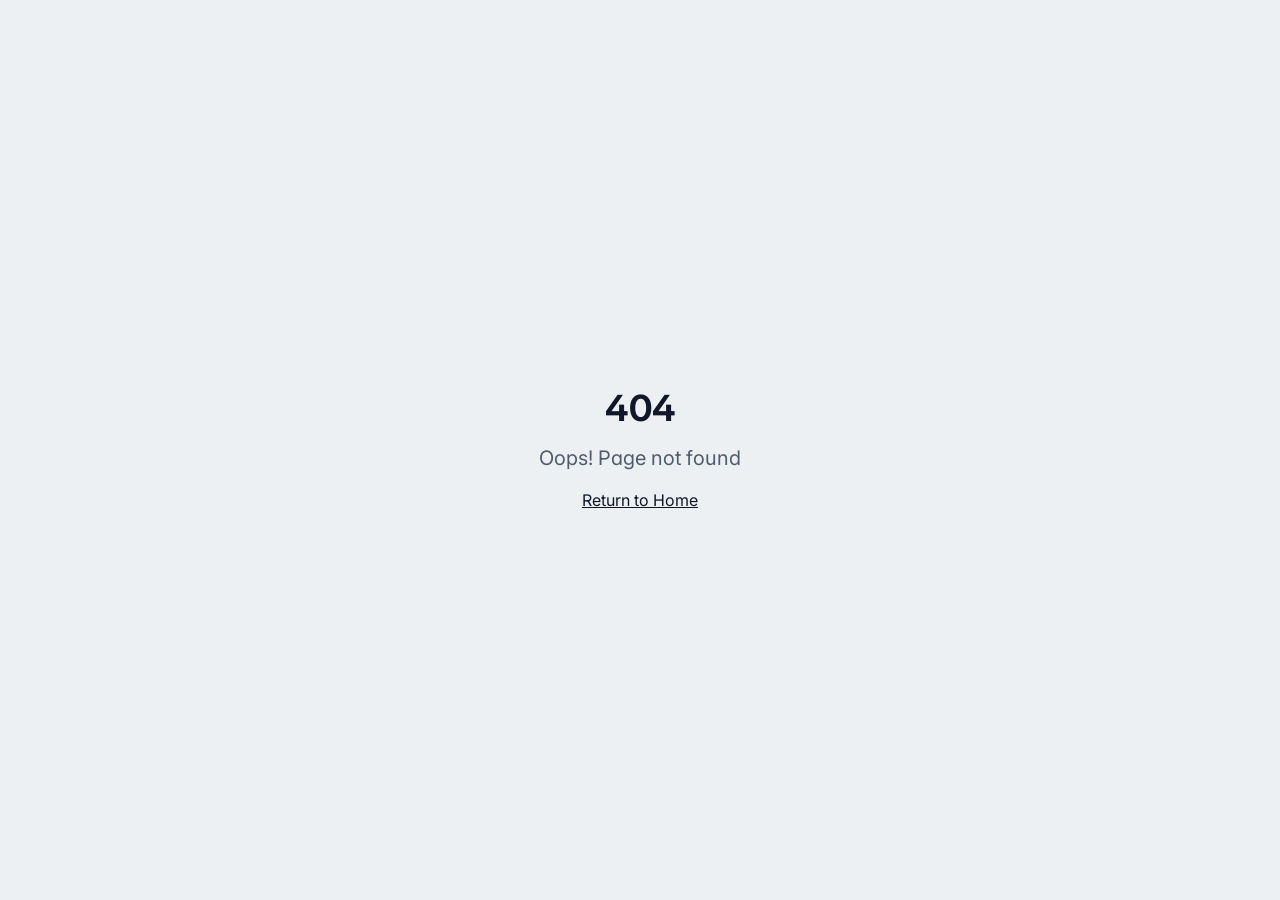
<file: index.html>
<!doctype html>
<html lang="it">
  <head>
    <meta charset="UTF-8" />
    <meta name="viewport" content="width=device-width, initial-scale=1.0" />
    <title>ReviewShield</title>
    <meta name="description" content="Rimuoviamo le recensioni negative da Google. Prima analisi gratuita, paghi solo a risultato ottenuto">
    <meta name="author" content="ReviewShield" />
    <link rel="canonical" href="https://reviewshield.it" />

    
    
    <meta property="og:type" content="website" />
    <meta property="og:url" content="https://reviewshield.it" />
    <meta property="og:image" content="https://reviewshieldita.lovable.app/og-image.jpg">

    <meta name="twitter:card" content="summary_large_image" />
    
    
    <meta name="twitter:image" content="https://reviewshieldita.lovable.app/og-image.jpg">

    <!-- TODO: Google Analytics (GA4) — sostituire G-XXXXXXXXXX con il tuo ID -->
    <!-- <script async src="https://www.googletagmanager.com/gtag/js?id=G-XXXXXXXXXX"></script>
    <script>
      window.dataLayer = window.dataLayer || [];
      function gtag(){dataLayer.push(arguments);}
      gtag('js', new Date());
      gtag('config', 'G-XXXXXXXXXX');
    </script> -->

    <!-- TODO: Meta Pixel — sostituire con il tuo Pixel ID -->
    <!-- <script>
      !function(f,b,e,v,n,t,s){...}(window, document,'script','https://connect.facebook.net/en_US/fbevents.js');
      fbq('init', 'YOUR_PIXEL_ID');
      fbq('track', 'PageView');
    </script> -->
    <meta property="og:title" content="ReviewShield">
  <meta name="twitter:title" content="ReviewShield">
  <meta property="og:description" content="Rimuoviamo le recensioni negative da Google. Prima analisi gratuita, paghi solo a risultato ottenuto">
  <meta name="twitter:description" content="Rimuoviamo le recensioni negative da Google. Prima analisi gratuita, paghi solo a risultato ottenuto">
  <link rel="icon" type="image/x-icon" href="/favicon.ico">
  <link rel="manifest" href="/manifest.json">
  <meta name="theme-color" content="#059669">
  <meta name="apple-mobile-web-app-capable" content="yes">
  <meta name="apple-mobile-web-app-status-bar-style" content="black-translucent">
  <link rel="apple-touch-icon" href="/icon-192.png">
  <script type="module" crossorigin src="/assets/index-DW4n5zfc.js?v=2"></script>
  <link rel="stylesheet" crossorigin href="/assets/index-BNl2Bqut.css?v=2">
</head>

  <body>
    <!-- TODO: Meta Pixel noscript fallback -->
    <!-- <noscript><img height="1" width="1" style="display:none" src="https://www.facebook.com/tr?id=YOUR_PIXEL_ID&ev=PageView&noscript=1"/></noscript> -->
    <div id="root"></div>
  </body>
</html>
</file>
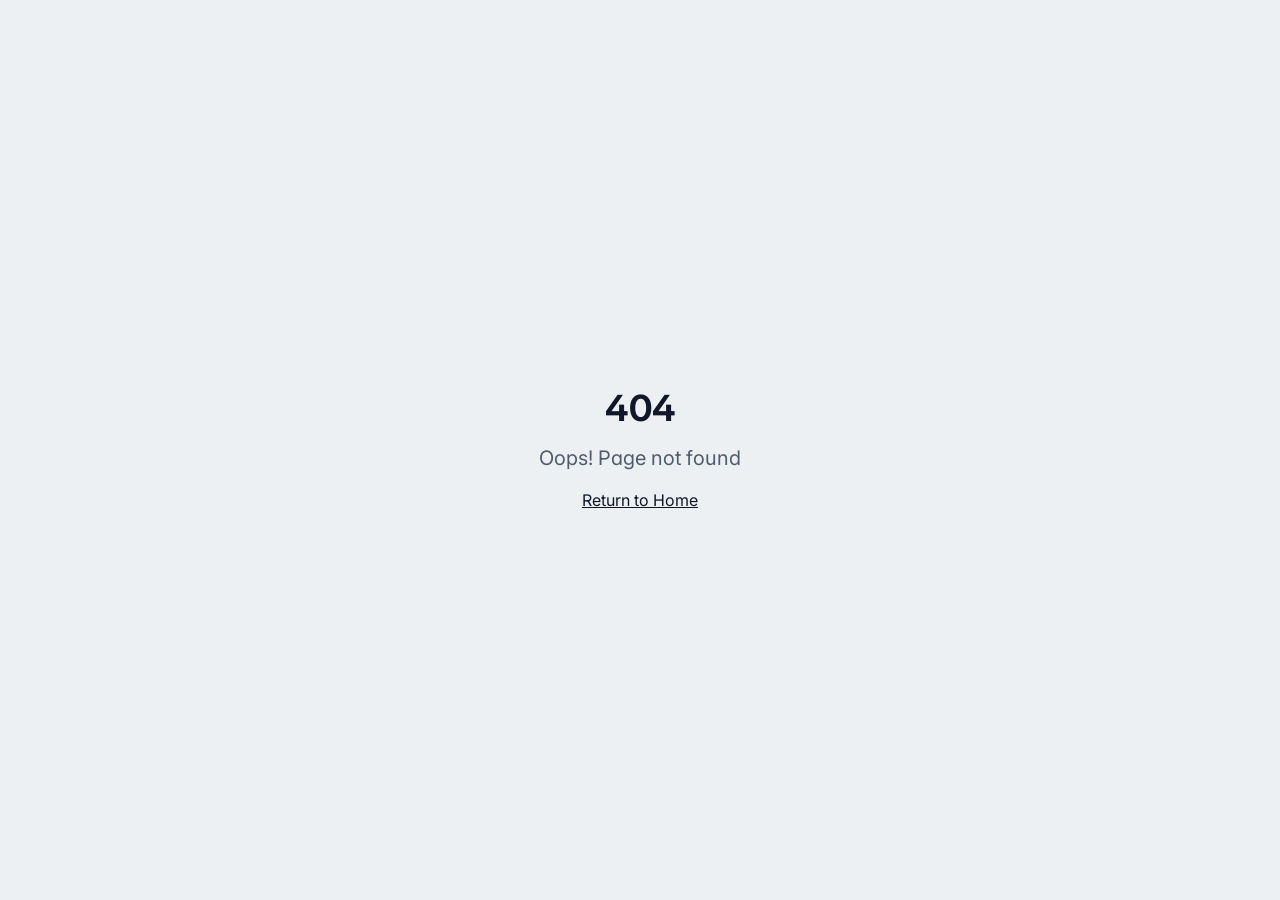
<file: admin/index.html>
<!doctype html>
<html lang="it">
  <head>
    <meta charset="UTF-8" />
    <meta name="viewport" content="width=device-width, initial-scale=1.0" />
    <title>ReviewShield</title>
    <meta name="description" content="Rimuoviamo le recensioni negative da Google. Prima analisi gratuita, paghi solo a risultato ottenuto">
    <meta name="author" content="ReviewShield" />
    <link rel="canonical" href="https://reviewshield.it" />

    
    
    <meta property="og:type" content="website" />
    <meta property="og:url" content="https://reviewshield.it" />
    <meta property="og:image" content="https://reviewshieldita.lovable.app/og-image.jpg">

    <meta name="twitter:card" content="summary_large_image" />
    
    
    <meta name="twitter:image" content="https://reviewshieldita.lovable.app/og-image.jpg">

    <!-- TODO: Google Analytics (GA4) — sostituire G-XXXXXXXXXX con il tuo ID -->
    <!-- <script async src="https://www.googletagmanager.com/gtag/js?id=G-XXXXXXXXXX"></script>
    <script>
      window.dataLayer = window.dataLayer || [];
      function gtag(){dataLayer.push(arguments);}
      gtag('js', new Date());
      gtag('config', 'G-XXXXXXXXXX');
    </script> -->

    <!-- TODO: Meta Pixel — sostituire con il tuo Pixel ID -->
    <!-- <script>
      !function(f,b,e,v,n,t,s){...}(window, document,'script','https://connect.facebook.net/en_US/fbevents.js');
      fbq('init', 'YOUR_PIXEL_ID');
      fbq('track', 'PageView');
    </script> -->
    <meta property="og:title" content="ReviewShield">
  <meta name="twitter:title" content="ReviewShield">
  <meta property="og:description" content="Rimuoviamo le recensioni negative da Google. Prima analisi gratuita, paghi solo a risultato ottenuto">
  <meta name="twitter:description" content="Rimuoviamo le recensioni negative da Google. Prima analisi gratuita, paghi solo a risultato ottenuto">
  <link rel="icon" type="image/x-icon" href="/favicon.ico">
  <link rel="manifest" href="/manifest.json">
  <meta name="theme-color" content="#059669">
  <meta name="apple-mobile-web-app-capable" content="yes">
  <meta name="apple-mobile-web-app-status-bar-style" content="black-translucent">
  <link rel="apple-touch-icon" href="/icon-192.png">
  <script type="module" crossorigin src="/assets/index-DW4n5zfc.js?v=2"></script>
  <link rel="stylesheet" crossorigin href="/assets/index-BNl2Bqut.css?v=2">
</head>

  <body>
    <!-- TODO: Meta Pixel noscript fallback -->
    <!-- <noscript><img height="1" width="1" style="display:none" src="https://www.facebook.com/tr?id=YOUR_PIXEL_ID&ev=PageView&noscript=1"/></noscript> -->
    <div id="root"></div>
    <script src="/admin/inject-gestione.js?v=3"></script>
  </body>
</html>
</file>
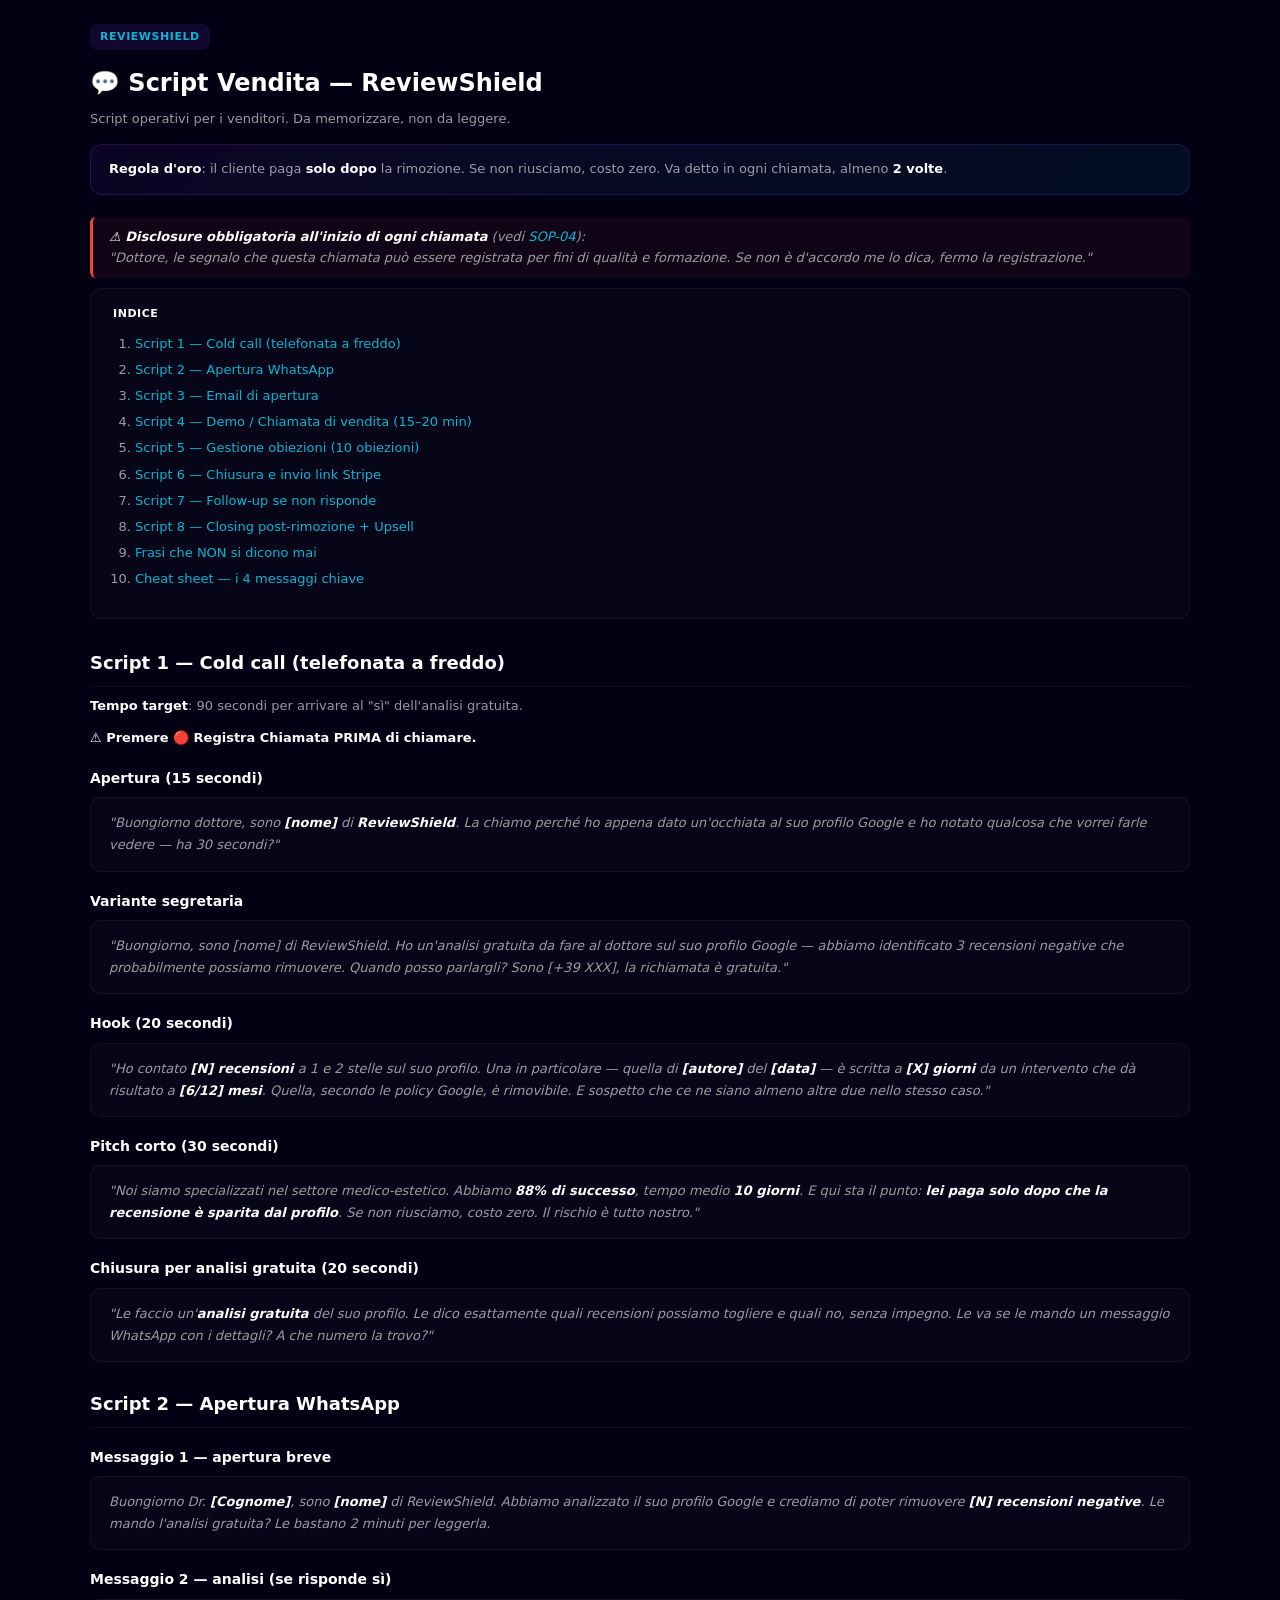
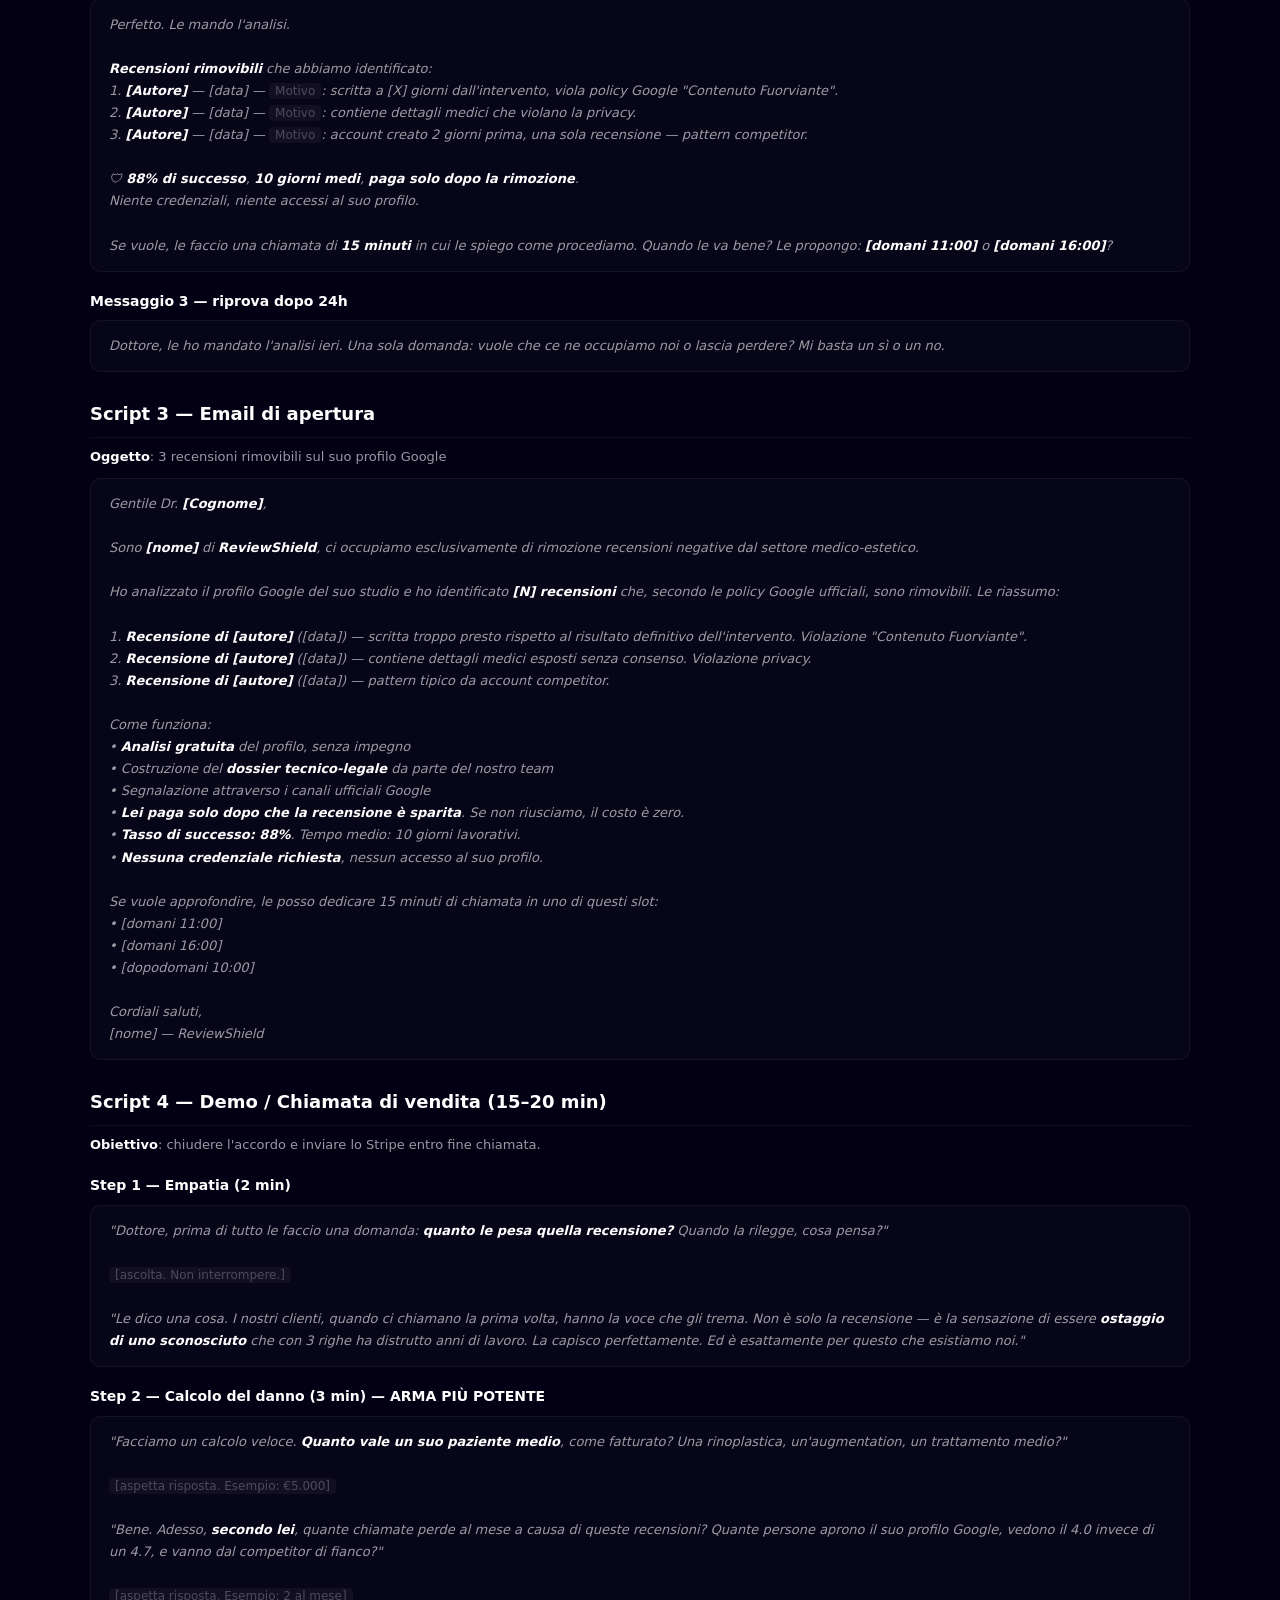
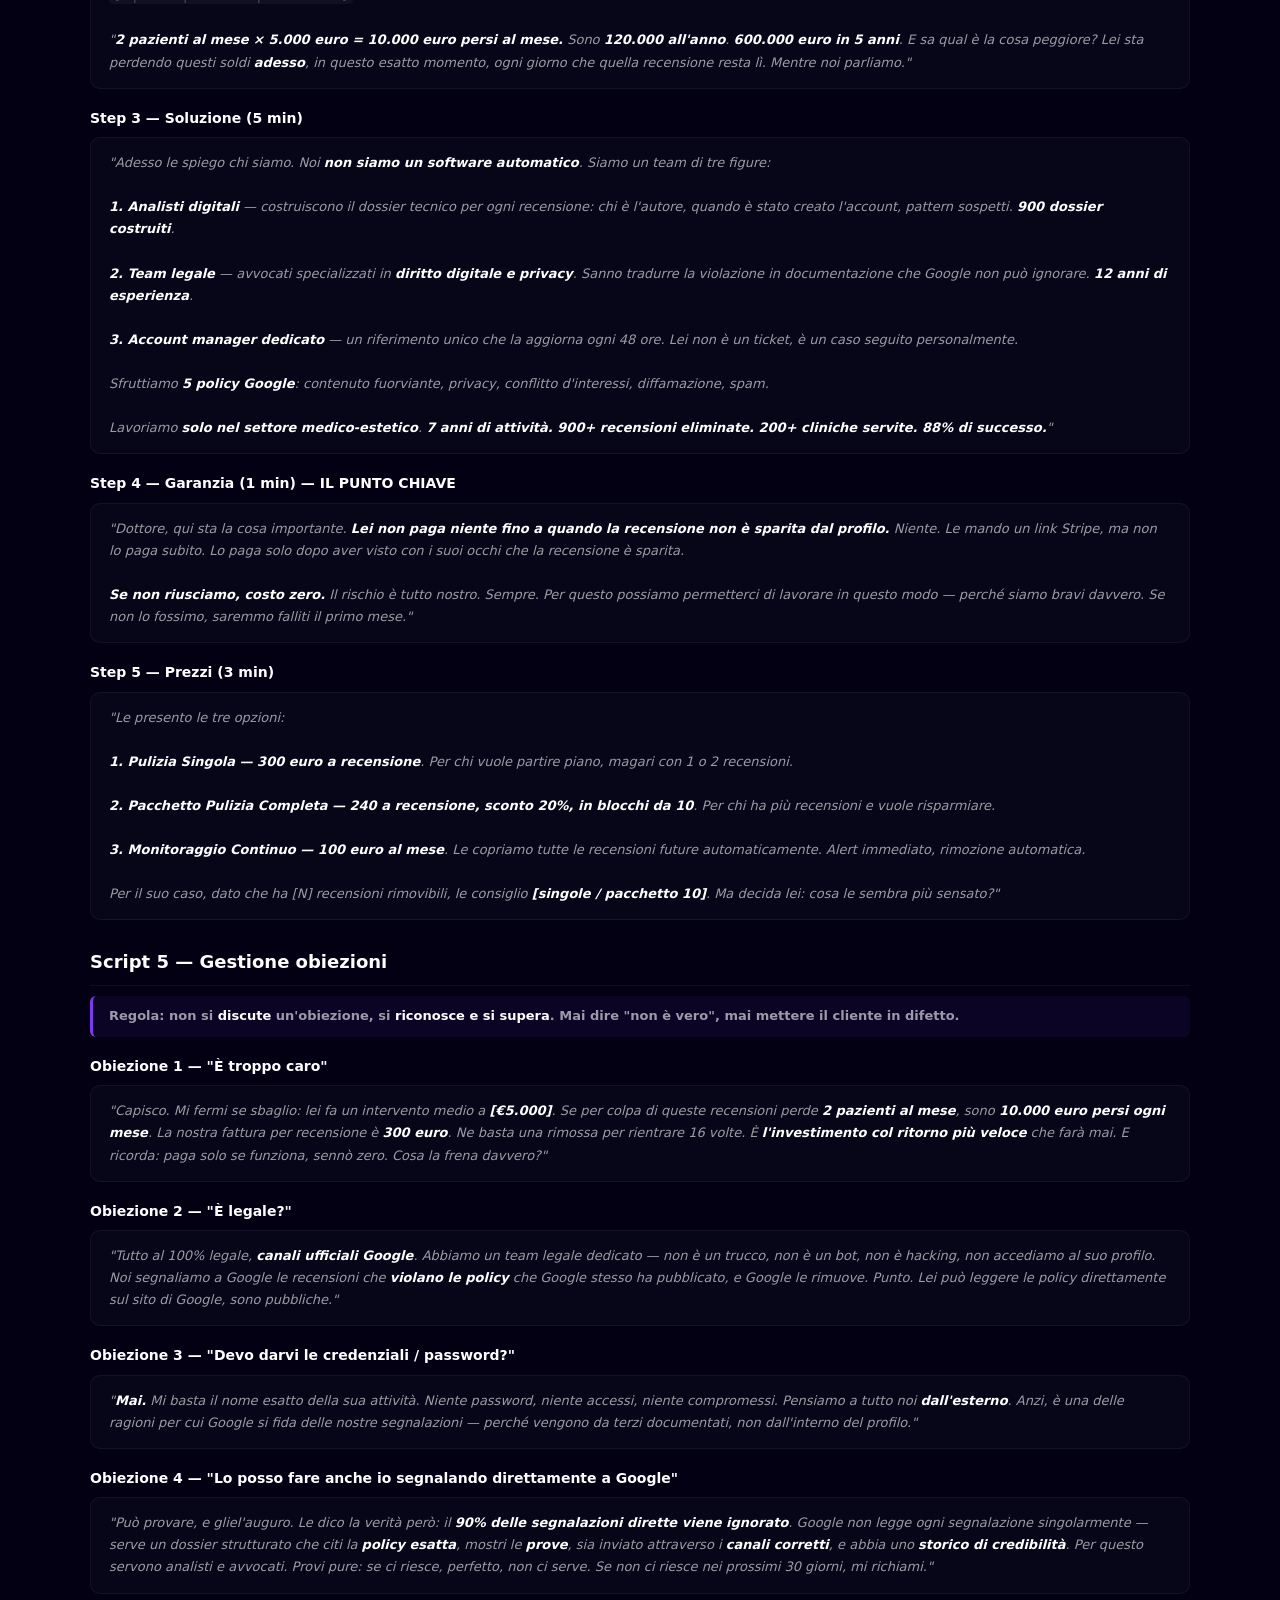
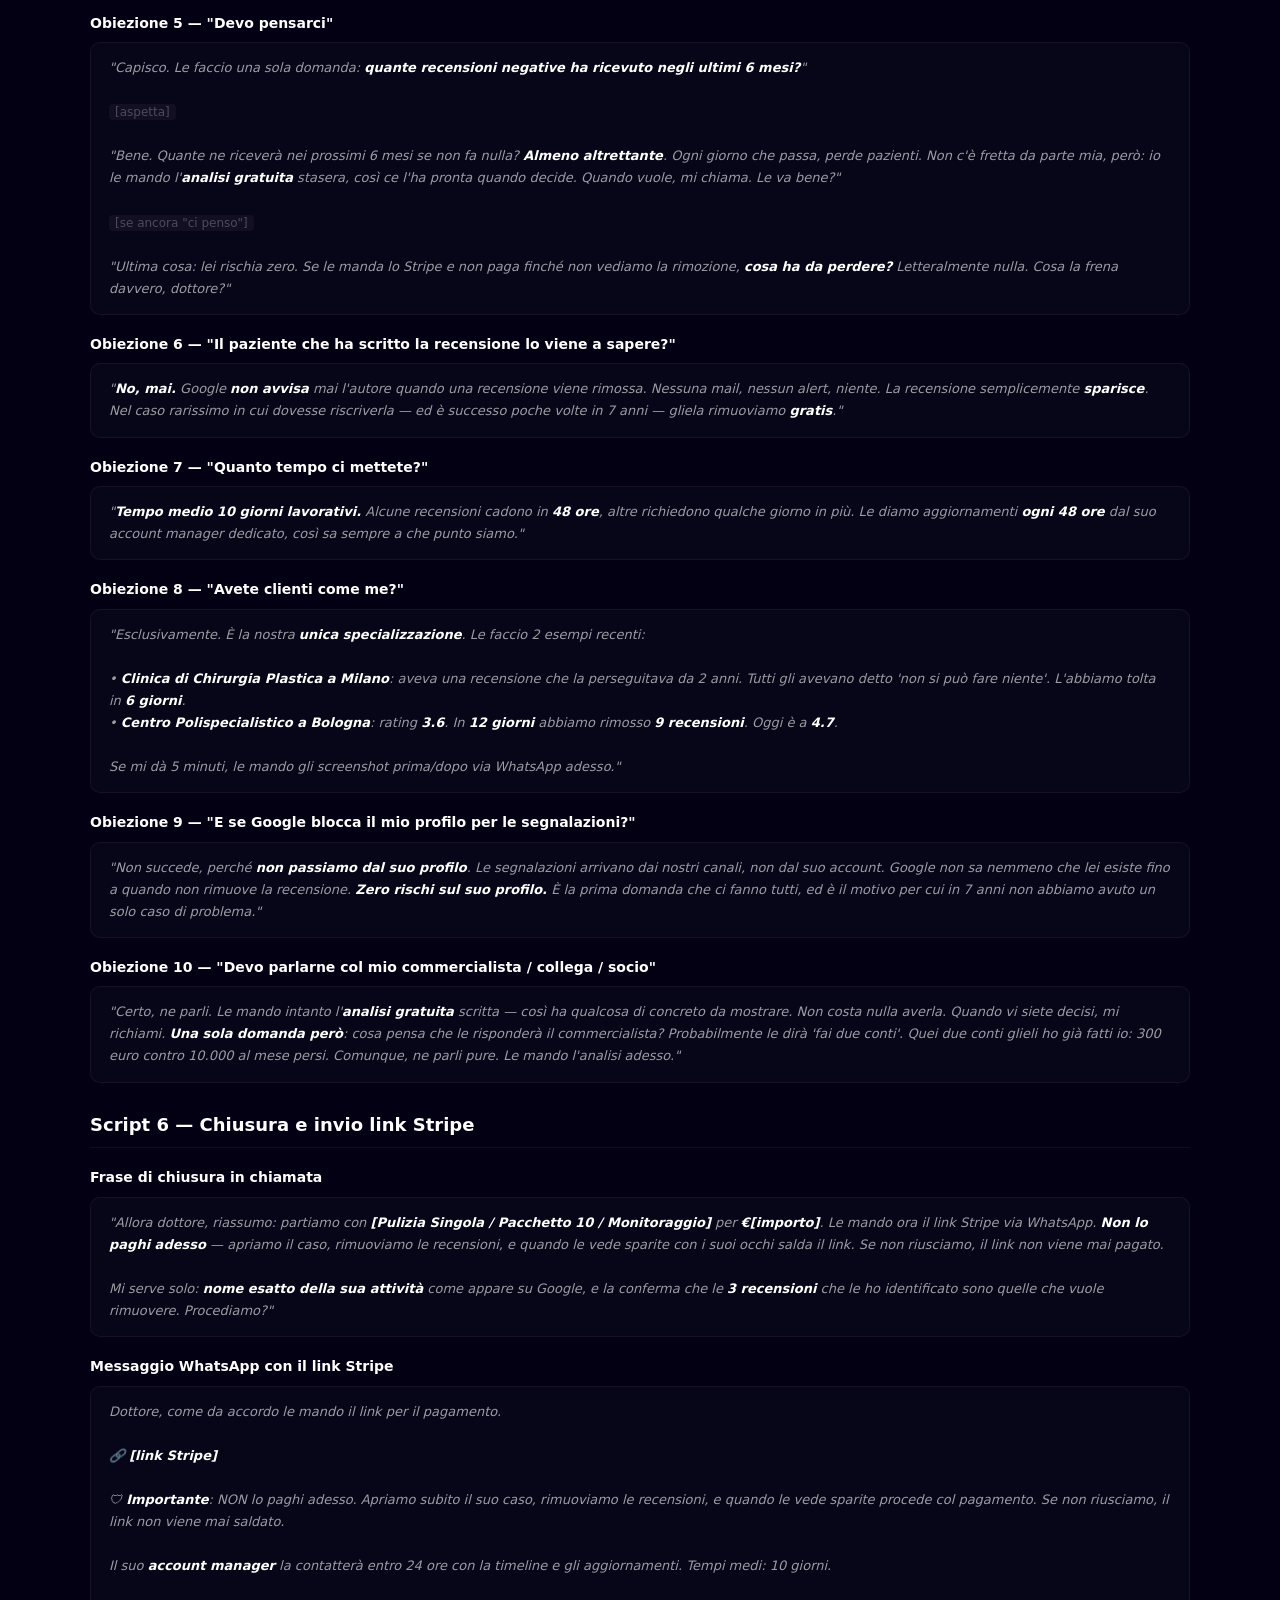
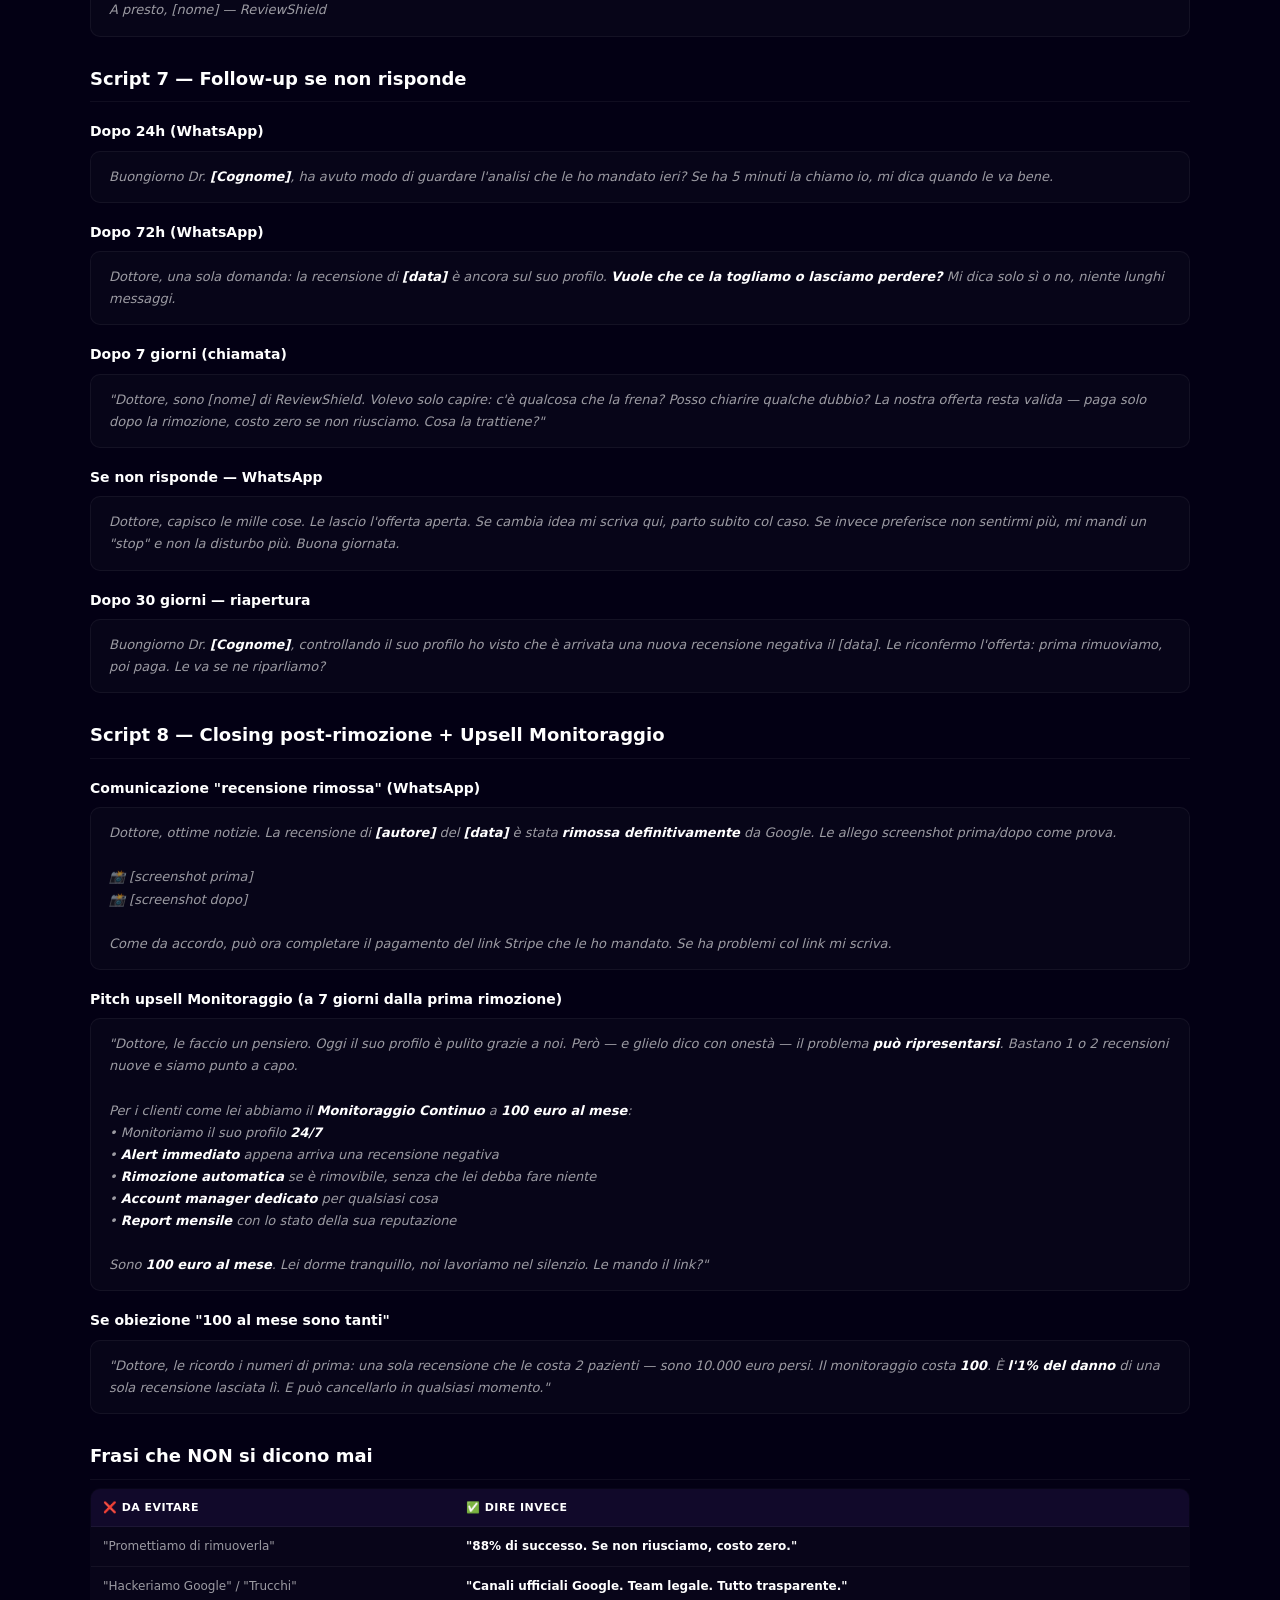
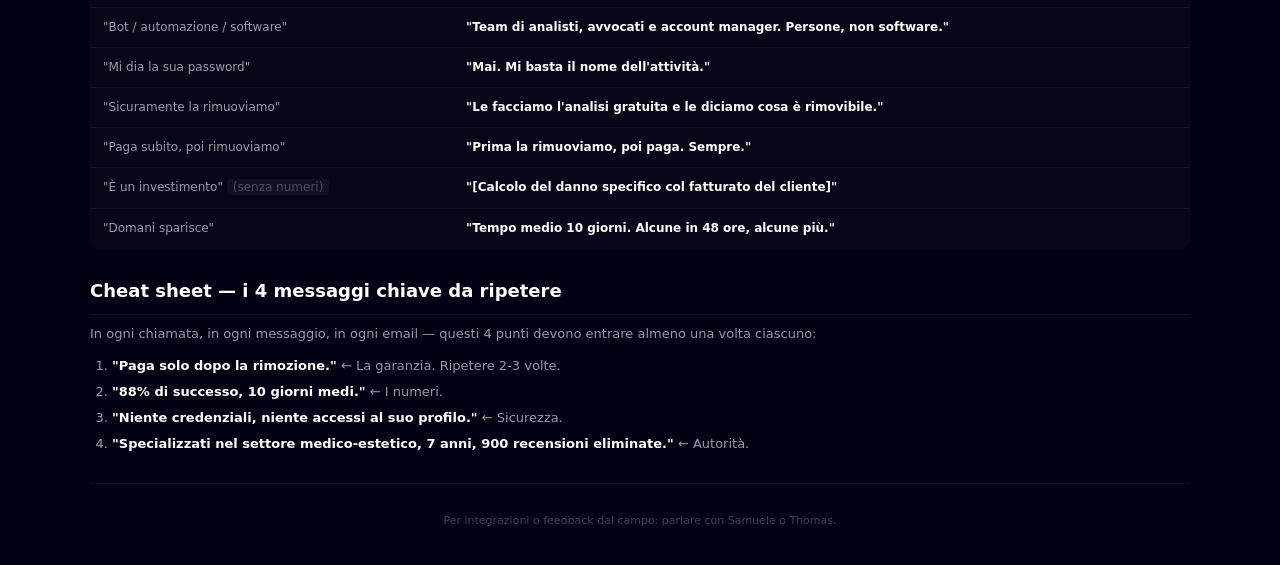
<file: admin/script-vendita.html>
<!DOCTYPE html>
<html lang="it">
<head>
<meta charset="UTF-8">
<title>Script Vendita — ReviewShield Admin</title>
<meta name="viewport" content="width=device-width,initial-scale=1">
<style>
:root{--bg:#030014;--card:rgba(255,255,255,.02);--border:rgba(255,255,255,.05);--primary:#7c3aed;--primary-soft:rgba(124,58,237,.08);--accent:#06b6d4;--green:#22c55e;--yellow:#eab308;--red:#ef4444;--text:rgba(255,255,255,.6);--muted:rgba(255,255,255,.25);--white:#fff;--font:'Inter',-apple-system,system-ui,Segoe UI,Roboto,sans-serif;--cyan:#06b6d4}
*{box-sizing:border-box;margin:0;padding:0}
html,body{background:var(--bg);color:var(--text);font-family:var(--font);line-height:1.6;font-size:14px}
body{padding:24px;min-height:100vh}
.wrap{max-width:1100px;margin:0 auto}
.doc-badge{display:inline-block;background:rgba(124,58,237,.12);color:var(--accent);font-size:11px;font-weight:700;padding:4px 10px;border-radius:8px;text-transform:uppercase;letter-spacing:.05em}
.page-title{font-size:24px;font-weight:800;color:var(--white);margin-bottom:4px}
.page-sub{font-size:13px;color:var(--muted);margin-bottom:16px}
.doc-banner{background:linear-gradient(135deg,rgba(124,58,237,.08),rgba(6,182,212,.08));border:1px solid rgba(124,58,237,.2);border-radius:12px;padding:14px 18px;font-size:13px;color:var(--text);margin:14px 0 22px;line-height:1.6}
.doc-banner strong{color:var(--accent);font-weight:700}
.doc-toc{background:rgba(255,255,255,.02);border:1px solid var(--border);border-radius:12px;padding:16px 22px;margin-bottom:30px}
.doc-toc strong{display:block;font-size:11px;color:var(--muted);text-transform:uppercase;letter-spacing:.05em;margin-bottom:10px}
.doc-toc ol{margin:0;padding-left:20px;color:var(--text);font-size:13px;line-height:1.9}
.doc-toc a{color:var(--text);text-decoration:none;transition:color .15s}
.doc-toc a:hover{color:var(--accent)}
.doc-h2{font-size:18px;font-weight:700;color:var(--white);margin:28px 0 8px;padding-bottom:8px;border-bottom:1px solid var(--border);scroll-margin-top:20px}
.doc-h2 .doc-emoji{font-size:18px;margin-right:6px}
.doc-h3{font-size:14px;font-weight:700;color:var(--white);margin:18px 0 6px}
.doc-h4{font-size:13px;font-weight:600;color:var(--text);margin:12px 0 4px;text-transform:uppercase;letter-spacing:.04em}
.doc-page p{font-size:13px;color:var(--text);line-height:1.7;margin:6px 0 10px}
.doc-page ul,.doc-page ol{font-size:13px;color:var(--text);line-height:1.7;padding-left:22px;margin:6px 0 12px}
.doc-page li{margin-bottom:4px}
.doc-page strong{color:var(--white);font-weight:700}
.doc-page em{color:var(--muted);font-style:normal;background:rgba(255,255,255,.04);padding:1px 6px;border-radius:4px;font-size:12px}
.doc-page code{background:rgba(124,58,237,.1);color:var(--accent);padding:2px 6px;border-radius:4px;font-size:12px;font-family:ui-monospace,Menlo,monospace}
.doc-table{width:100%;border-collapse:collapse;font-size:12px;margin:8px 0 16px;background:rgba(255,255,255,.02);border:1px solid var(--border);border-radius:10px;overflow:hidden}
.doc-table th{background:rgba(124,58,237,.08);color:var(--white);text-align:left;padding:10px 12px;font-weight:700;font-size:11px;text-transform:uppercase;letter-spacing:.04em;border-bottom:1px solid var(--border)}
.doc-table td{padding:10px 12px;color:var(--text);border-bottom:1px solid var(--border);vertical-align:top}
.doc-table tr:last-child td{border-bottom:0}
.doc-quote{background:rgba(34,197,94,.06);border-left:3px solid #22c55e;padding:10px 16px;margin:10px 0;border-radius:6px;font-size:13px;color:var(--text);line-height:1.6;font-style:italic}
.doc-quote.doc-quote--alert{background:rgba(239,68,68,.06);border-left-color:#ef4444}
.doc-quote.doc-quote--key{background:rgba(124,58,237,.08);border-left-color:#7c3aed;font-style:normal;font-weight:600}
.doc-script{background:rgba(255,255,255,.02);border:1px solid var(--border);border-radius:10px;padding:14px 18px;margin:8px 0 14px}
.doc-script .doc-script__label{font-size:10px;color:var(--muted);text-transform:uppercase;letter-spacing:.05em;font-weight:700;margin-bottom:6px;display:block}
.doc-script .doc-script__text{font-size:13px;color:var(--text);line-height:1.7;font-style:italic}
.doc-page hr{border:0;border-top:1px solid var(--border);margin:28px 0}
.doc-page a[href^="#"]{color:var(--accent);text-decoration:none}
.doc-page a[href^="#"]:hover{text-decoration:underline}
</style>
</head>
<body>
<div class="wrap">
<div class="doc-page" >
  <div style="display:flex;align-items:center;gap:12px;margin-bottom:14px;flex-wrap:wrap">
    
    <span class="doc-badge">ReviewShield</span>
  </div>
  <div class="page-title">💬 Script Vendita — ReviewShield</div>
  <p class="page-sub">Script operativi per i venditori. Da memorizzare, non da leggere.</p>

  <div class="doc-banner">
    <strong>Regola d'oro</strong>: il cliente paga <strong>solo dopo</strong> la rimozione. Se non riusciamo, costo zero. Va detto in ogni chiamata, almeno <strong>2 volte</strong>.
  </div>

  <div class="doc-quote doc-quote--alert">
    <strong>⚠ Disclosure obbligatoria all'inizio di ogni chiamata</strong> (vedi <a href="#" onclick="window.parent.location.href='#sop'">SOP-04</a>):<br>
    "Dottore, le segnalo che questa chiamata può essere registrata per fini di qualità e formazione. Se non è d'accordo me lo dica, fermo la registrazione."
  </div>

  <div class="doc-toc">
    <strong>Indice</strong>
    <ol>
      <li><a href="#scr-1">Script 1 — Cold call (telefonata a freddo)</a></li>
      <li><a href="#scr-2">Script 2 — Apertura WhatsApp</a></li>
      <li><a href="#scr-3">Script 3 — Email di apertura</a></li>
      <li><a href="#scr-4">Script 4 — Demo / Chiamata di vendita (15–20 min)</a></li>
      <li><a href="#scr-5">Script 5 — Gestione obiezioni (10 obiezioni)</a></li>
      <li><a href="#scr-6">Script 6 — Chiusura e invio link Stripe</a></li>
      <li><a href="#scr-7">Script 7 — Follow-up se non risponde</a></li>
      <li><a href="#scr-8">Script 8 — Closing post-rimozione + Upsell</a></li>
      <li><a href="#scr-vietate">Frasi che NON si dicono mai</a></li>
      <li><a href="#scr-cheat">Cheat sheet — i 4 messaggi chiave</a></li>
    </ol>
  </div>

  <h2 class="doc-h2" id="scr-1">Script 1 — Cold call (telefonata a freddo)</h2>
  <p><strong>Tempo target</strong>: 90 secondi per arrivare al "sì" dell'analisi gratuita.</p>
  <p><strong>⚠ Premere 🔴 Registra Chiamata PRIMA di chiamare.</strong></p>

  <h3 class="doc-h3">Apertura (15 secondi)</h3>
  <div class="doc-script">
    <div class="doc-script__text">"Buongiorno dottore, sono <strong>[nome]</strong> di <strong>ReviewShield</strong>. La chiamo perché ho appena dato un'occhiata al suo profilo Google e ho notato qualcosa che vorrei farle vedere — ha 30 secondi?"</div>
  </div>

  <h3 class="doc-h3">Variante segretaria</h3>
  <div class="doc-script">
    <div class="doc-script__text">"Buongiorno, sono [nome] di ReviewShield. Ho un'analisi gratuita da fare al dottore sul suo profilo Google — abbiamo identificato 3 recensioni negative che probabilmente possiamo rimuovere. Quando posso parlargli? Sono [+39 XXX], la richiamata è gratuita."</div>
  </div>

  <h3 class="doc-h3">Hook (20 secondi)</h3>
  <div class="doc-script">
    <div class="doc-script__text">"Ho contato <strong>[N] recensioni</strong> a 1 e 2 stelle sul suo profilo. Una in particolare — quella di <strong>[autore]</strong> del <strong>[data]</strong> — è scritta a <strong>[X] giorni</strong> da un intervento che dà risultato a <strong>[6/12] mesi</strong>. Quella, secondo le policy Google, è rimovibile. E sospetto che ce ne siano almeno altre due nello stesso caso."</div>
  </div>

  <h3 class="doc-h3">Pitch corto (30 secondi)</h3>
  <div class="doc-script">
    <div class="doc-script__text">"Noi siamo specializzati nel settore medico-estetico. Abbiamo <strong>88% di successo</strong>, tempo medio <strong>10 giorni</strong>. E qui sta il punto: <strong>lei paga solo dopo che la recensione è sparita dal profilo</strong>. Se non riusciamo, costo zero. Il rischio è tutto nostro."</div>
  </div>

  <h3 class="doc-h3">Chiusura per analisi gratuita (20 secondi)</h3>
  <div class="doc-script">
    <div class="doc-script__text">"Le faccio un'<strong>analisi gratuita</strong> del suo profilo. Le dico esattamente quali recensioni possiamo togliere e quali no, senza impegno. Le va se le mando un messaggio WhatsApp con i dettagli? A che numero la trovo?"</div>
  </div>

  <h2 class="doc-h2" id="scr-2">Script 2 — Apertura WhatsApp</h2>

  <h3 class="doc-h3">Messaggio 1 — apertura breve</h3>
  <div class="doc-script">
    <div class="doc-script__text">Buongiorno Dr. <strong>[Cognome]</strong>, sono <strong>[nome]</strong> di ReviewShield. Abbiamo analizzato il suo profilo Google e crediamo di poter rimuovere <strong>[N] recensioni negative</strong>. Le mando l'analisi gratuita? Le bastano 2 minuti per leggerla.</div>
  </div>

  <h3 class="doc-h3">Messaggio 2 — analisi (se risponde sì)</h3>
  <div class="doc-script">
    <div class="doc-script__text">
      Perfetto. Le mando l'analisi.<br><br>
      <strong>Recensioni rimovibili</strong> che abbiamo identificato:<br>
      1. <strong>[Autore]</strong> — [data] — <em>Motivo</em>: scritta a [X] giorni dall'intervento, viola policy Google "Contenuto Fuorviante".<br>
      2. <strong>[Autore]</strong> — [data] — <em>Motivo</em>: contiene dettagli medici che violano la privacy.<br>
      3. <strong>[Autore]</strong> — [data] — <em>Motivo</em>: account creato 2 giorni prima, una sola recensione — pattern competitor.<br><br>
      🛡 <strong>88% di successo</strong>, <strong>10 giorni medi</strong>, <strong>paga solo dopo la rimozione</strong>.<br>
      Niente credenziali, niente accessi al suo profilo.<br><br>
      Se vuole, le faccio una chiamata di <strong>15 minuti</strong> in cui le spiego come procediamo. Quando le va bene? Le propongo: <strong>[domani 11:00]</strong> o <strong>[domani 16:00]</strong>?
    </div>
  </div>

  <h3 class="doc-h3">Messaggio 3 — riprova dopo 24h</h3>
  <div class="doc-script">
    <div class="doc-script__text">Dottore, le ho mandato l'analisi ieri. Una sola domanda: vuole che ce ne occupiamo noi o lascia perdere? Mi basta un sì o un no.</div>
  </div>

  <h2 class="doc-h2" id="scr-3">Script 3 — Email di apertura</h2>
  <p><strong>Oggetto</strong>: 3 recensioni rimovibili sul suo profilo Google</p>
  <div class="doc-script">
    <div class="doc-script__text">
      Gentile Dr. <strong>[Cognome]</strong>,<br><br>
      Sono <strong>[nome]</strong> di <strong>ReviewShield</strong>, ci occupiamo esclusivamente di rimozione recensioni negative dal settore medico-estetico.<br><br>
      Ho analizzato il profilo Google del suo studio e ho identificato <strong>[N] recensioni</strong> che, secondo le policy Google ufficiali, sono rimovibili. Le riassumo:<br><br>
      1. <strong>Recensione di [autore]</strong> ([data]) — scritta troppo presto rispetto al risultato definitivo dell'intervento. Violazione "Contenuto Fuorviante".<br>
      2. <strong>Recensione di [autore]</strong> ([data]) — contiene dettagli medici esposti senza consenso. Violazione privacy.<br>
      3. <strong>Recensione di [autore]</strong> ([data]) — pattern tipico da account competitor.<br><br>
      Come funziona:<br>
      • <strong>Analisi gratuita</strong> del profilo, senza impegno<br>
      • Costruzione del <strong>dossier tecnico-legale</strong> da parte del nostro team<br>
      • Segnalazione attraverso i canali ufficiali Google<br>
      • <strong>Lei paga solo dopo che la recensione è sparita</strong>. Se non riusciamo, il costo è zero.<br>
      • <strong>Tasso di successo: 88%</strong>. Tempo medio: 10 giorni lavorativi.<br>
      • <strong>Nessuna credenziale richiesta</strong>, nessun accesso al suo profilo.<br><br>
      Se vuole approfondire, le posso dedicare 15 minuti di chiamata in uno di questi slot:<br>
      • [domani 11:00]<br>
      • [domani 16:00]<br>
      • [dopodomani 10:00]<br><br>
      Cordiali saluti,<br>
      [nome] — ReviewShield
    </div>
  </div>

  <h2 class="doc-h2" id="scr-4">Script 4 — Demo / Chiamata di vendita (15–20 min)</h2>
  <p><strong>Obiettivo</strong>: chiudere l'accordo e inviare lo Stripe entro fine chiamata.</p>

  <h3 class="doc-h3">Step 1 — Empatia (2 min)</h3>
  <div class="doc-script">
    <div class="doc-script__text">"Dottore, prima di tutto le faccio una domanda: <strong>quanto le pesa quella recensione?</strong> Quando la rilegge, cosa pensa?"<br><br>
      <em>[ascolta. Non interrompere.]</em><br><br>
      "Le dico una cosa. I nostri clienti, quando ci chiamano la prima volta, hanno la voce che gli trema. Non è solo la recensione — è la sensazione di essere <strong>ostaggio di uno sconosciuto</strong> che con 3 righe ha distrutto anni di lavoro. La capisco perfettamente. Ed è esattamente per questo che esistiamo noi."</div>
  </div>

  <h3 class="doc-h3">Step 2 — Calcolo del danno (3 min) — ARMA PIÙ POTENTE</h3>
  <div class="doc-script">
    <div class="doc-script__text">"Facciamo un calcolo veloce. <strong>Quanto vale un suo paziente medio</strong>, come fatturato? Una rinoplastica, un'augmentation, un trattamento medio?"<br><br>
      <em>[aspetta risposta. Esempio: €5.000]</em><br><br>
      "Bene. Adesso, <strong>secondo lei</strong>, quante chiamate perde al mese a causa di queste recensioni? Quante persone aprono il suo profilo Google, vedono il 4.0 invece di un 4.7, e vanno dal competitor di fianco?"<br><br>
      <em>[aspetta risposta. Esempio: 2 al mese]</em><br><br>
      "<strong>2 pazienti al mese × 5.000 euro = 10.000 euro persi al mese.</strong> Sono <strong>120.000 all'anno</strong>. <strong>600.000 euro in 5 anni</strong>. E sa qual è la cosa peggiore? Lei sta perdendo questi soldi <strong>adesso</strong>, in questo esatto momento, ogni giorno che quella recensione resta lì. Mentre noi parliamo."</div>
  </div>

  <h3 class="doc-h3">Step 3 — Soluzione (5 min)</h3>
  <div class="doc-script">
    <div class="doc-script__text">"Adesso le spiego chi siamo. Noi <strong>non siamo un software automatico</strong>. Siamo un team di tre figure:<br><br>
      <strong>1. Analisti digitali</strong> — costruiscono il dossier tecnico per ogni recensione: chi è l'autore, quando è stato creato l'account, pattern sospetti. <strong>900 dossier costruiti</strong>.<br><br>
      <strong>2. Team legale</strong> — avvocati specializzati in <strong>diritto digitale e privacy</strong>. Sanno tradurre la violazione in documentazione che Google non può ignorare. <strong>12 anni di esperienza</strong>.<br><br>
      <strong>3. Account manager dedicato</strong> — un riferimento unico che la aggiorna ogni 48 ore. Lei non è un ticket, è un caso seguito personalmente.<br><br>
      Sfruttiamo <strong>5 policy Google</strong>: contenuto fuorviante, privacy, conflitto d'interessi, diffamazione, spam.<br><br>
      Lavoriamo <strong>solo nel settore medico-estetico</strong>. <strong>7 anni di attività. 900+ recensioni eliminate. 200+ cliniche servite. 88% di successo.</strong>"</div>
  </div>

  <h3 class="doc-h3">Step 4 — Garanzia (1 min) — IL PUNTO CHIAVE</h3>
  <div class="doc-script">
    <div class="doc-script__text">"Dottore, qui sta la cosa importante. <strong>Lei non paga niente fino a quando la recensione non è sparita dal profilo.</strong> Niente. Le mando un link Stripe, ma non lo paga subito. Lo paga solo dopo aver visto con i suoi occhi che la recensione è sparita.<br><br>
      <strong>Se non riusciamo, costo zero.</strong> Il rischio è tutto nostro. Sempre. Per questo possiamo permetterci di lavorare in questo modo — perché siamo bravi davvero. Se non lo fossimo, saremmo falliti il primo mese."</div>
  </div>

  <h3 class="doc-h3">Step 5 — Prezzi (3 min)</h3>
  <div class="doc-script">
    <div class="doc-script__text">"Le presento le tre opzioni:<br><br>
      <strong>1. Pulizia Singola — 300 euro a recensione</strong>. Per chi vuole partire piano, magari con 1 o 2 recensioni.<br><br>
      <strong>2. Pacchetto Pulizia Completa — 240 a recensione, sconto 20%, in blocchi da 10</strong>. Per chi ha più recensioni e vuole risparmiare.<br><br>
      <strong>3. Monitoraggio Continuo — 100 euro al mese</strong>. Le copriamo tutte le recensioni future automaticamente. Alert immediato, rimozione automatica.<br><br>
      Per il suo caso, dato che ha [N] recensioni rimovibili, le consiglio <strong>[singole / pacchetto 10]</strong>. Ma decida lei: cosa le sembra più sensato?"</div>
  </div>

  <h2 class="doc-h2" id="scr-5">Script 5 — Gestione obiezioni</h2>
  <div class="doc-quote doc-quote--key">Regola: non si <strong>discute</strong> un'obiezione, si <strong>riconosce e si supera</strong>. Mai dire "non è vero", mai mettere il cliente in difetto.</div>

  <h3 class="doc-h3">Obiezione 1 — "È troppo caro"</h3>
  <div class="doc-script">
    <div class="doc-script__text">"Capisco. Mi fermi se sbaglio: lei fa un intervento medio a <strong>[€5.000]</strong>. Se per colpa di queste recensioni perde <strong>2 pazienti al mese</strong>, sono <strong>10.000 euro persi ogni mese</strong>. La nostra fattura per recensione è <strong>300 euro</strong>. Ne basta una rimossa per rientrare 16 volte. È <strong>l'investimento col ritorno più veloce</strong> che farà mai. E ricorda: paga solo se funziona, sennò zero. Cosa la frena davvero?"</div>
  </div>

  <h3 class="doc-h3">Obiezione 2 — "È legale?"</h3>
  <div class="doc-script">
    <div class="doc-script__text">"Tutto al 100% legale, <strong>canali ufficiali Google</strong>. Abbiamo un team legale dedicato — non è un trucco, non è un bot, non è hacking, non accediamo al suo profilo. Noi segnaliamo a Google le recensioni che <strong>violano le policy</strong> che Google stesso ha pubblicato, e Google le rimuove. Punto. Lei può leggere le policy direttamente sul sito di Google, sono pubbliche."</div>
  </div>

  <h3 class="doc-h3">Obiezione 3 — "Devo darvi le credenziali / password?"</h3>
  <div class="doc-script">
    <div class="doc-script__text">"<strong>Mai.</strong> Mi basta il nome esatto della sua attività. Niente password, niente accessi, niente compromessi. Pensiamo a tutto noi <strong>dall'esterno</strong>. Anzi, è una delle ragioni per cui Google si fida delle nostre segnalazioni — perché vengono da terzi documentati, non dall'interno del profilo."</div>
  </div>

  <h3 class="doc-h3">Obiezione 4 — "Lo posso fare anche io segnalando direttamente a Google"</h3>
  <div class="doc-script">
    <div class="doc-script__text">"Può provare, e gliel'auguro. Le dico la verità però: il <strong>90% delle segnalazioni dirette viene ignorato</strong>. Google non legge ogni segnalazione singolarmente — serve un dossier strutturato che citi la <strong>policy esatta</strong>, mostri le <strong>prove</strong>, sia inviato attraverso i <strong>canali corretti</strong>, e abbia uno <strong>storico di credibilità</strong>. Per questo servono analisti e avvocati. Provi pure: se ci riesce, perfetto, non ci serve. Se non ci riesce nei prossimi 30 giorni, mi richiami."</div>
  </div>

  <h3 class="doc-h3">Obiezione 5 — "Devo pensarci"</h3>
  <div class="doc-script">
    <div class="doc-script__text">"Capisco. Le faccio una sola domanda: <strong>quante recensioni negative ha ricevuto negli ultimi 6 mesi?</strong>"<br><br>
      <em>[aspetta]</em><br><br>
      "Bene. Quante ne riceverà nei prossimi 6 mesi se non fa nulla? <strong>Almeno altrettante</strong>. Ogni giorno che passa, perde pazienti. Non c'è fretta da parte mia, però: io le mando l'<strong>analisi gratuita</strong> stasera, così ce l'ha pronta quando decide. Quando vuole, mi chiama. Le va bene?"<br><br>
      <em>[se ancora "ci penso"]</em><br><br>
      "Ultima cosa: lei rischia zero. Se le manda lo Stripe e non paga finché non vediamo la rimozione, <strong>cosa ha da perdere?</strong> Letteralmente nulla. Cosa la frena davvero, dottore?"</div>
  </div>

  <h3 class="doc-h3">Obiezione 6 — "Il paziente che ha scritto la recensione lo viene a sapere?"</h3>
  <div class="doc-script">
    <div class="doc-script__text">"<strong>No, mai.</strong> Google <strong>non avvisa</strong> mai l'autore quando una recensione viene rimossa. Nessuna mail, nessun alert, niente. La recensione semplicemente <strong>sparisce</strong>. Nel caso rarissimo in cui dovesse riscriverla — ed è successo poche volte in 7 anni — gliela rimuoviamo <strong>gratis</strong>."</div>
  </div>

  <h3 class="doc-h3">Obiezione 7 — "Quanto tempo ci mettete?"</h3>
  <div class="doc-script">
    <div class="doc-script__text">"<strong>Tempo medio 10 giorni lavorativi.</strong> Alcune recensioni cadono in <strong>48 ore</strong>, altre richiedono qualche giorno in più. Le diamo aggiornamenti <strong>ogni 48 ore</strong> dal suo account manager dedicato, così sa sempre a che punto siamo."</div>
  </div>

  <h3 class="doc-h3">Obiezione 8 — "Avete clienti come me?"</h3>
  <div class="doc-script">
    <div class="doc-script__text">"Esclusivamente. È la nostra <strong>unica specializzazione</strong>. Le faccio 2 esempi recenti:<br><br>
      • <strong>Clinica di Chirurgia Plastica a Milano</strong>: aveva una recensione che la perseguitava da 2 anni. Tutti gli avevano detto 'non si può fare niente'. L'abbiamo tolta in <strong>6 giorni</strong>.<br>
      • <strong>Centro Polispecialistico a Bologna</strong>: rating <strong>3.6</strong>. In <strong>12 giorni</strong> abbiamo rimosso <strong>9 recensioni</strong>. Oggi è a <strong>4.7</strong>.<br><br>
      Se mi dà 5 minuti, le mando gli screenshot prima/dopo via WhatsApp adesso."</div>
  </div>

  <h3 class="doc-h3">Obiezione 9 — "E se Google blocca il mio profilo per le segnalazioni?"</h3>
  <div class="doc-script">
    <div class="doc-script__text">"Non succede, perché <strong>non passiamo dal suo profilo</strong>. Le segnalazioni arrivano dai nostri canali, non dal suo account. Google non sa nemmeno che lei esiste fino a quando non rimuove la recensione. <strong>Zero rischi sul suo profilo.</strong> È la prima domanda che ci fanno tutti, ed è il motivo per cui in 7 anni non abbiamo avuto un solo caso di problema."</div>
  </div>

  <h3 class="doc-h3">Obiezione 10 — "Devo parlarne col mio commercialista / collega / socio"</h3>
  <div class="doc-script">
    <div class="doc-script__text">"Certo, ne parli. Le mando intanto l'<strong>analisi gratuita</strong> scritta — così ha qualcosa di concreto da mostrare. Non costa nulla averla. Quando vi siete decisi, mi richiami. <strong>Una sola domanda però</strong>: cosa pensa che le risponderà il commercialista? Probabilmente le dirà 'fai due conti'. Quei due conti glieli ho già fatti io: 300 euro contro 10.000 al mese persi. Comunque, ne parli pure. Le mando l'analisi adesso."</div>
  </div>

  <h2 class="doc-h2" id="scr-6">Script 6 — Chiusura e invio link Stripe</h2>

  <h3 class="doc-h3">Frase di chiusura in chiamata</h3>
  <div class="doc-script">
    <div class="doc-script__text">"Allora dottore, riassumo: partiamo con <strong>[Pulizia Singola / Pacchetto 10 / Monitoraggio]</strong> per <strong>€[importo]</strong>. Le mando ora il link Stripe via WhatsApp. <strong>Non lo paghi adesso</strong> — apriamo il caso, rimuoviamo le recensioni, e quando le vede sparite con i suoi occhi salda il link. Se non riusciamo, il link non viene mai pagato.<br><br>
      Mi serve solo: <strong>nome esatto della sua attività</strong> come appare su Google, e la conferma che le <strong>3 recensioni</strong> che le ho identificato sono quelle che vuole rimuovere. Procediamo?"</div>
  </div>

  <h3 class="doc-h3">Messaggio WhatsApp con il link Stripe</h3>
  <div class="doc-script">
    <div class="doc-script__text">
      Dottore, come da accordo le mando il link per il pagamento.<br><br>
      🔗 <strong>[link Stripe]</strong><br><br>
      🛡 <strong>Importante</strong>: NON lo paghi adesso. Apriamo subito il suo caso, rimuoviamo le recensioni, e quando le vede sparite procede col pagamento. Se non riusciamo, il link non viene mai saldato.<br><br>
      Il suo <strong>account manager</strong> la contatterà entro 24 ore con la timeline e gli aggiornamenti. Tempi medi: 10 giorni.<br><br>
      A presto, [nome] — ReviewShield
    </div>
  </div>

  <h2 class="doc-h2" id="scr-7">Script 7 — Follow-up se non risponde</h2>

  <h3 class="doc-h3">Dopo 24h (WhatsApp)</h3>
  <div class="doc-script">
    <div class="doc-script__text">Buongiorno Dr. <strong>[Cognome]</strong>, ha avuto modo di guardare l'analisi che le ho mandato ieri? Se ha 5 minuti la chiamo io, mi dica quando le va bene.</div>
  </div>

  <h3 class="doc-h3">Dopo 72h (WhatsApp)</h3>
  <div class="doc-script">
    <div class="doc-script__text">Dottore, una sola domanda: la recensione di <strong>[data]</strong> è ancora sul suo profilo. <strong>Vuole che ce la togliamo o lasciamo perdere?</strong> Mi dica solo sì o no, niente lunghi messaggi.</div>
  </div>

  <h3 class="doc-h3">Dopo 7 giorni (chiamata)</h3>
  <div class="doc-script">
    <div class="doc-script__text">"Dottore, sono [nome] di ReviewShield. Volevo solo capire: c'è qualcosa che la frena? Posso chiarire qualche dubbio? La nostra offerta resta valida — paga solo dopo la rimozione, costo zero se non riusciamo. Cosa la trattiene?"</div>
  </div>

  <h3 class="doc-h3">Se non risponde — WhatsApp</h3>
  <div class="doc-script">
    <div class="doc-script__text">Dottore, capisco le mille cose. Le lascio l'offerta aperta. Se cambia idea mi scriva qui, parto subito col caso. Se invece preferisce non sentirmi più, mi mandi un "stop" e non la disturbo più. Buona giornata.</div>
  </div>

  <h3 class="doc-h3">Dopo 30 giorni — riapertura</h3>
  <div class="doc-script">
    <div class="doc-script__text">Buongiorno Dr. <strong>[Cognome]</strong>, controllando il suo profilo ho visto che è arrivata una nuova recensione negativa il [data]. Le riconfermo l'offerta: prima rimuoviamo, poi paga. Le va se ne riparliamo?</div>
  </div>

  <h2 class="doc-h2" id="scr-8">Script 8 — Closing post-rimozione + Upsell Monitoraggio</h2>

  <h3 class="doc-h3">Comunicazione "recensione rimossa" (WhatsApp)</h3>
  <div class="doc-script">
    <div class="doc-script__text">
      Dottore, ottime notizie. La recensione di <strong>[autore]</strong> del <strong>[data]</strong> è stata <strong>rimossa definitivamente</strong> da Google. Le allego screenshot prima/dopo come prova.<br><br>
      📸 [screenshot prima]<br>
      📸 [screenshot dopo]<br><br>
      Come da accordo, può ora completare il pagamento del link Stripe che le ho mandato. Se ha problemi col link mi scriva.
    </div>
  </div>

  <h3 class="doc-h3">Pitch upsell Monitoraggio (a 7 giorni dalla prima rimozione)</h3>
  <div class="doc-script">
    <div class="doc-script__text">"Dottore, le faccio un pensiero. Oggi il suo profilo è pulito grazie a noi. Però — e glielo dico con onestà — il problema <strong>può ripresentarsi</strong>. Bastano 1 o 2 recensioni nuove e siamo punto a capo.<br><br>
      Per i clienti come lei abbiamo il <strong>Monitoraggio Continuo</strong> a <strong>100 euro al mese</strong>:<br>
      • Monitoriamo il suo profilo <strong>24/7</strong><br>
      • <strong>Alert immediato</strong> appena arriva una recensione negativa<br>
      • <strong>Rimozione automatica</strong> se è rimovibile, senza che lei debba fare niente<br>
      • <strong>Account manager dedicato</strong> per qualsiasi cosa<br>
      • <strong>Report mensile</strong> con lo stato della sua reputazione<br><br>
      Sono <strong>100 euro al mese</strong>. Lei dorme tranquillo, noi lavoriamo nel silenzio. Le mando il link?"</div>
  </div>

  <h3 class="doc-h3">Se obiezione "100 al mese sono tanti"</h3>
  <div class="doc-script">
    <div class="doc-script__text">"Dottore, le ricordo i numeri di prima: una sola recensione che le costa 2 pazienti — sono 10.000 euro persi. Il monitoraggio costa <strong>100</strong>. È <strong>l'1% del danno</strong> di una sola recensione lasciata lì. E può cancellarlo in qualsiasi momento."</div>
  </div>

  <h2 class="doc-h2" id="scr-vietate">Frasi che NON si dicono mai</h2>
  <table class="doc-table">
    <thead><tr><th>❌ Da evitare</th><th>✅ Dire invece</th></tr></thead>
    <tbody>
      <tr><td>"Promettiamo di rimuoverla"</td><td><strong>"88% di successo. Se non riusciamo, costo zero."</strong></td></tr>
      <tr><td>"Hackeriamo Google" / "Trucchi"</td><td><strong>"Canali ufficiali Google. Team legale. Tutto trasparente."</strong></td></tr>
      <tr><td>"Bot / automazione / software"</td><td><strong>"Team di analisti, avvocati e account manager. Persone, non software."</strong></td></tr>
      <tr><td>"Mi dia la sua password"</td><td><strong>"Mai. Mi basta il nome dell'attività."</strong></td></tr>
      <tr><td>"Sicuramente la rimuoviamo"</td><td><strong>"Le facciamo l'analisi gratuita e le diciamo cosa è rimovibile."</strong></td></tr>
      <tr><td>"Paga subito, poi rimuoviamo"</td><td><strong>"Prima la rimuoviamo, poi paga. Sempre."</strong></td></tr>
      <tr><td>"È un investimento" <em>(senza numeri)</em></td><td><strong>"[Calcolo del danno specifico col fatturato del cliente]"</strong></td></tr>
      <tr><td>"Domani sparisce"</td><td><strong>"Tempo medio 10 giorni. Alcune in 48 ore, alcune più."</strong></td></tr>
    </tbody>
  </table>

  <h2 class="doc-h2" id="scr-cheat">Cheat sheet — i 4 messaggi chiave da ripetere</h2>
  <p>In ogni chiamata, in ogni messaggio, in ogni email — questi 4 punti devono entrare almeno una volta ciascuno:</p>
  <ol>
    <li><strong>"Paga solo dopo la rimozione."</strong> ← La garanzia. Ripetere 2-3 volte.</li>
    <li><strong>"88% di successo, 10 giorni medi."</strong> ← I numeri.</li>
    <li><strong>"Niente credenziali, niente accessi al suo profilo."</strong> ← Sicurezza.</li>
    <li><strong>"Specializzati nel settore medico-estetico, 7 anni, 900 recensioni eliminate."</strong> ← Autorità.</li>
  </ol>

  <hr>
  <p style="font-size:11px;color:var(--muted);text-align:center">Per integrazioni o feedback dal campo: parlare con Samuele o Thomas.</p>
</div>
</div>
</body>
</html>
</file>
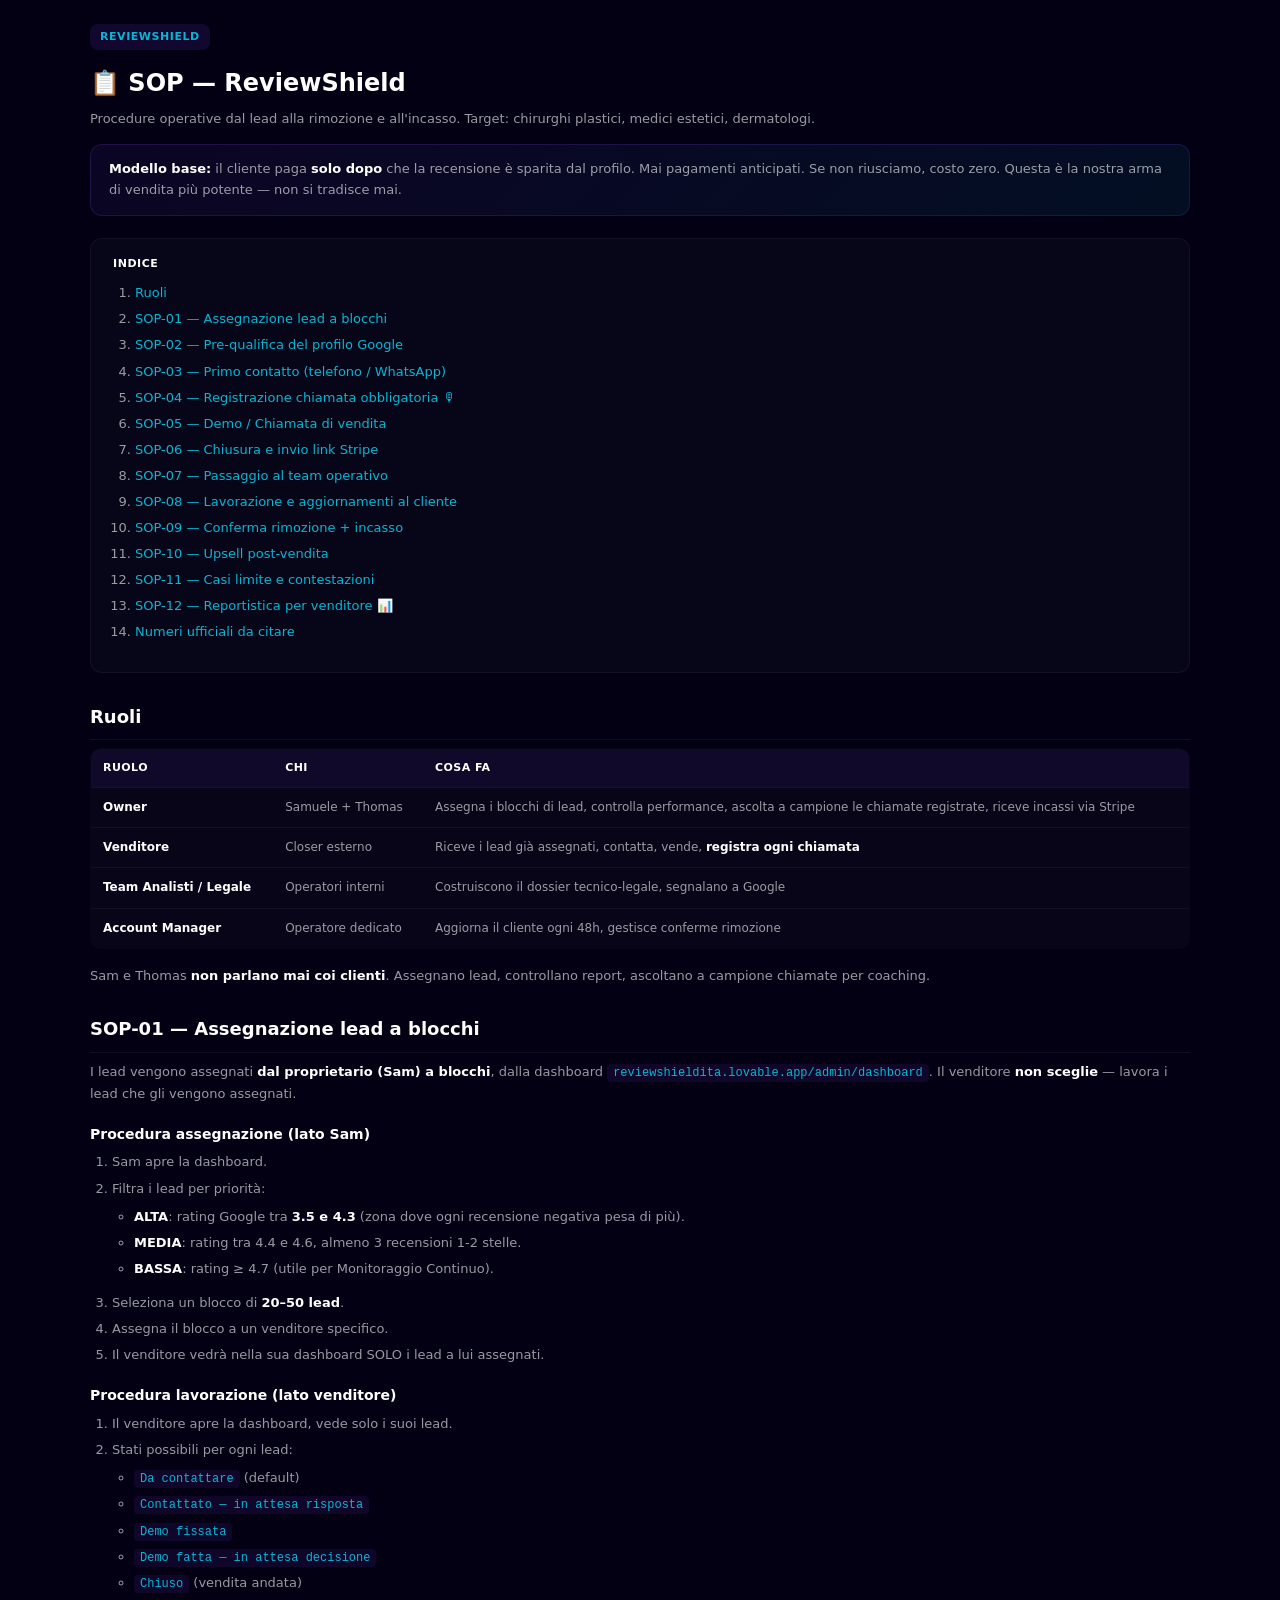
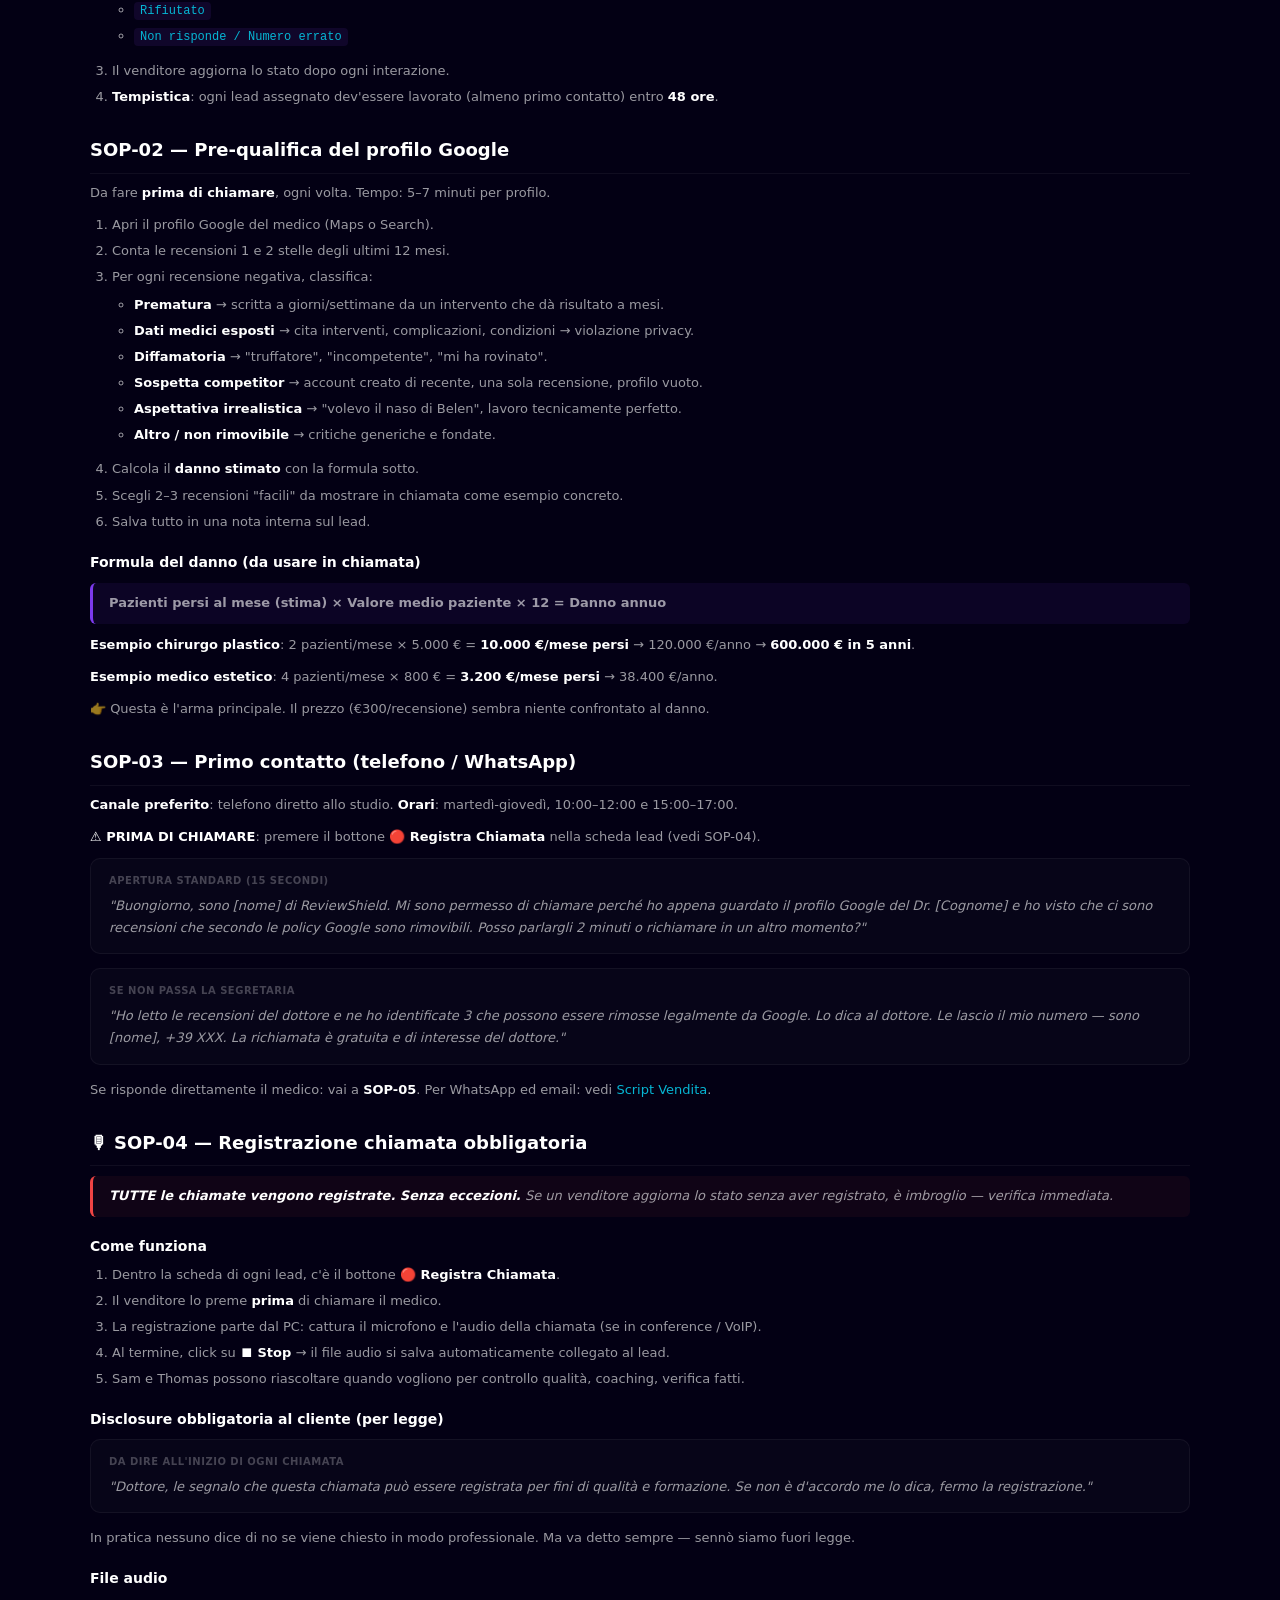
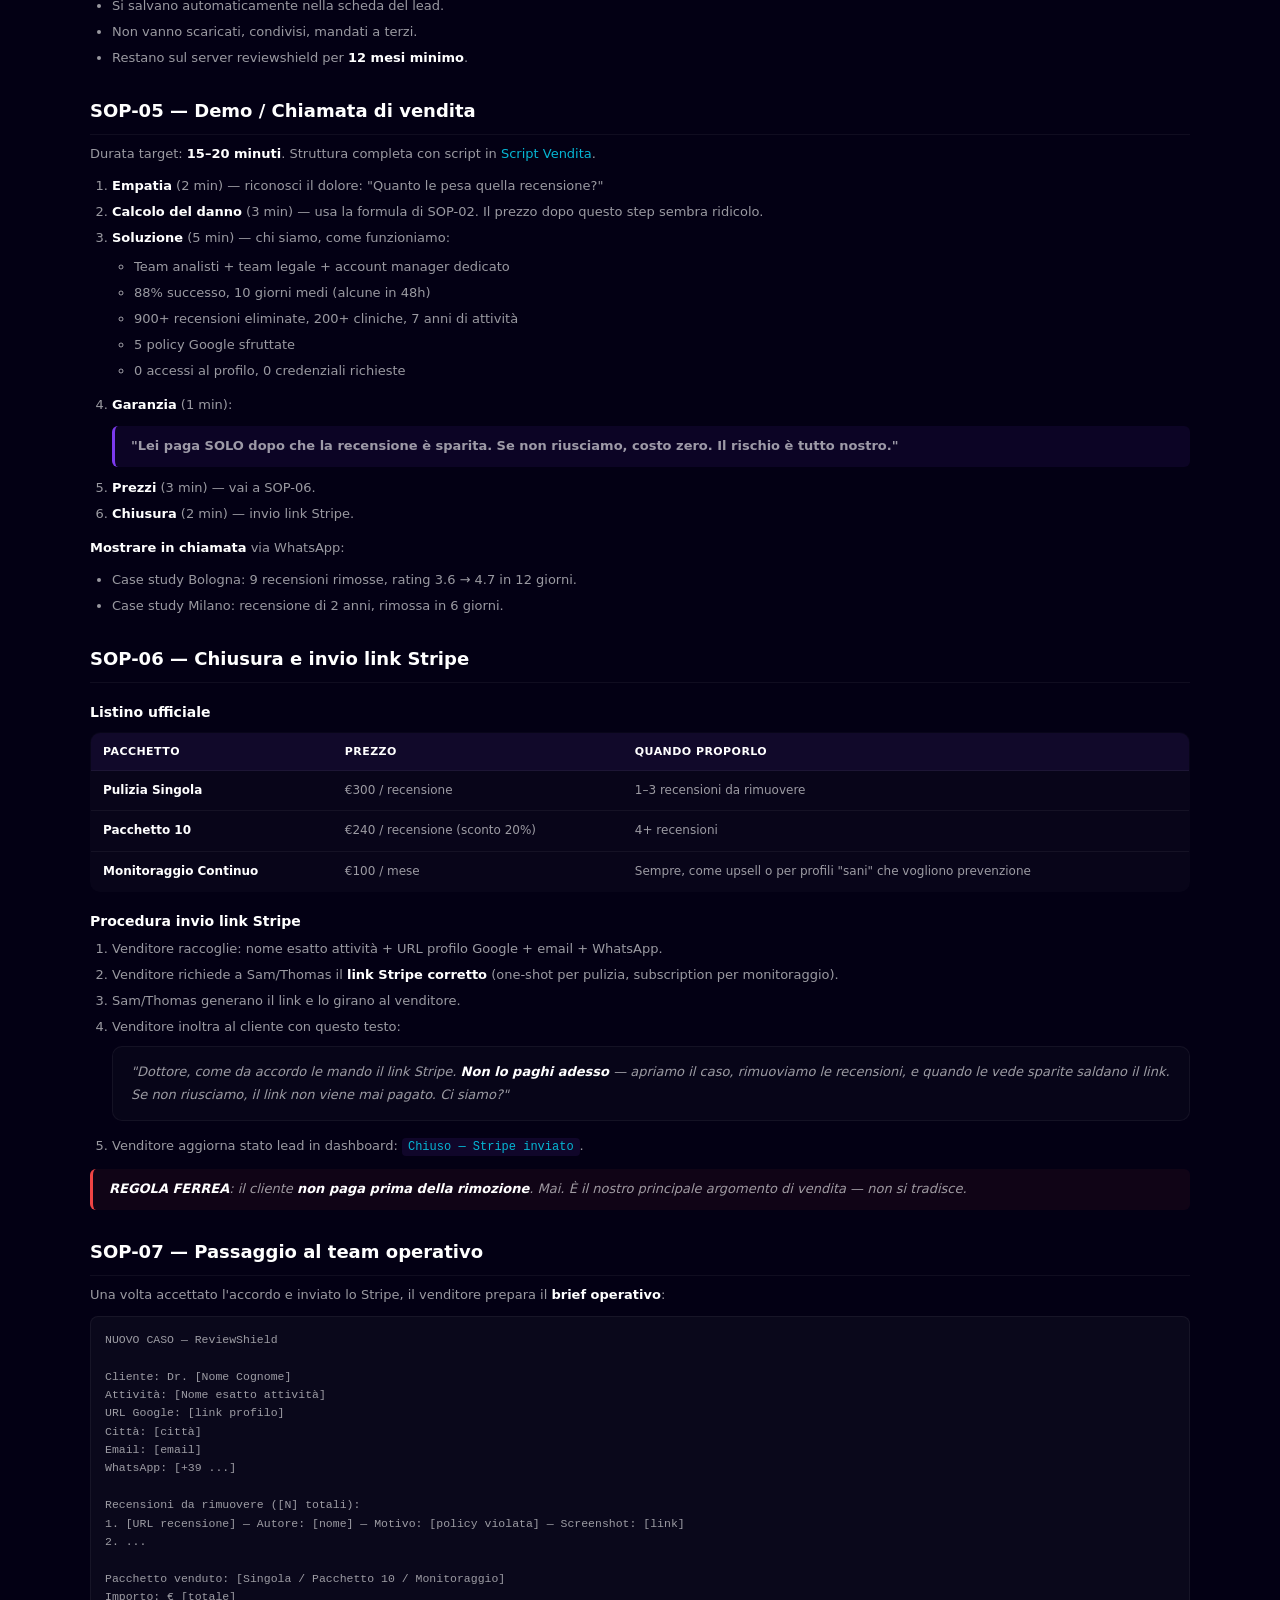
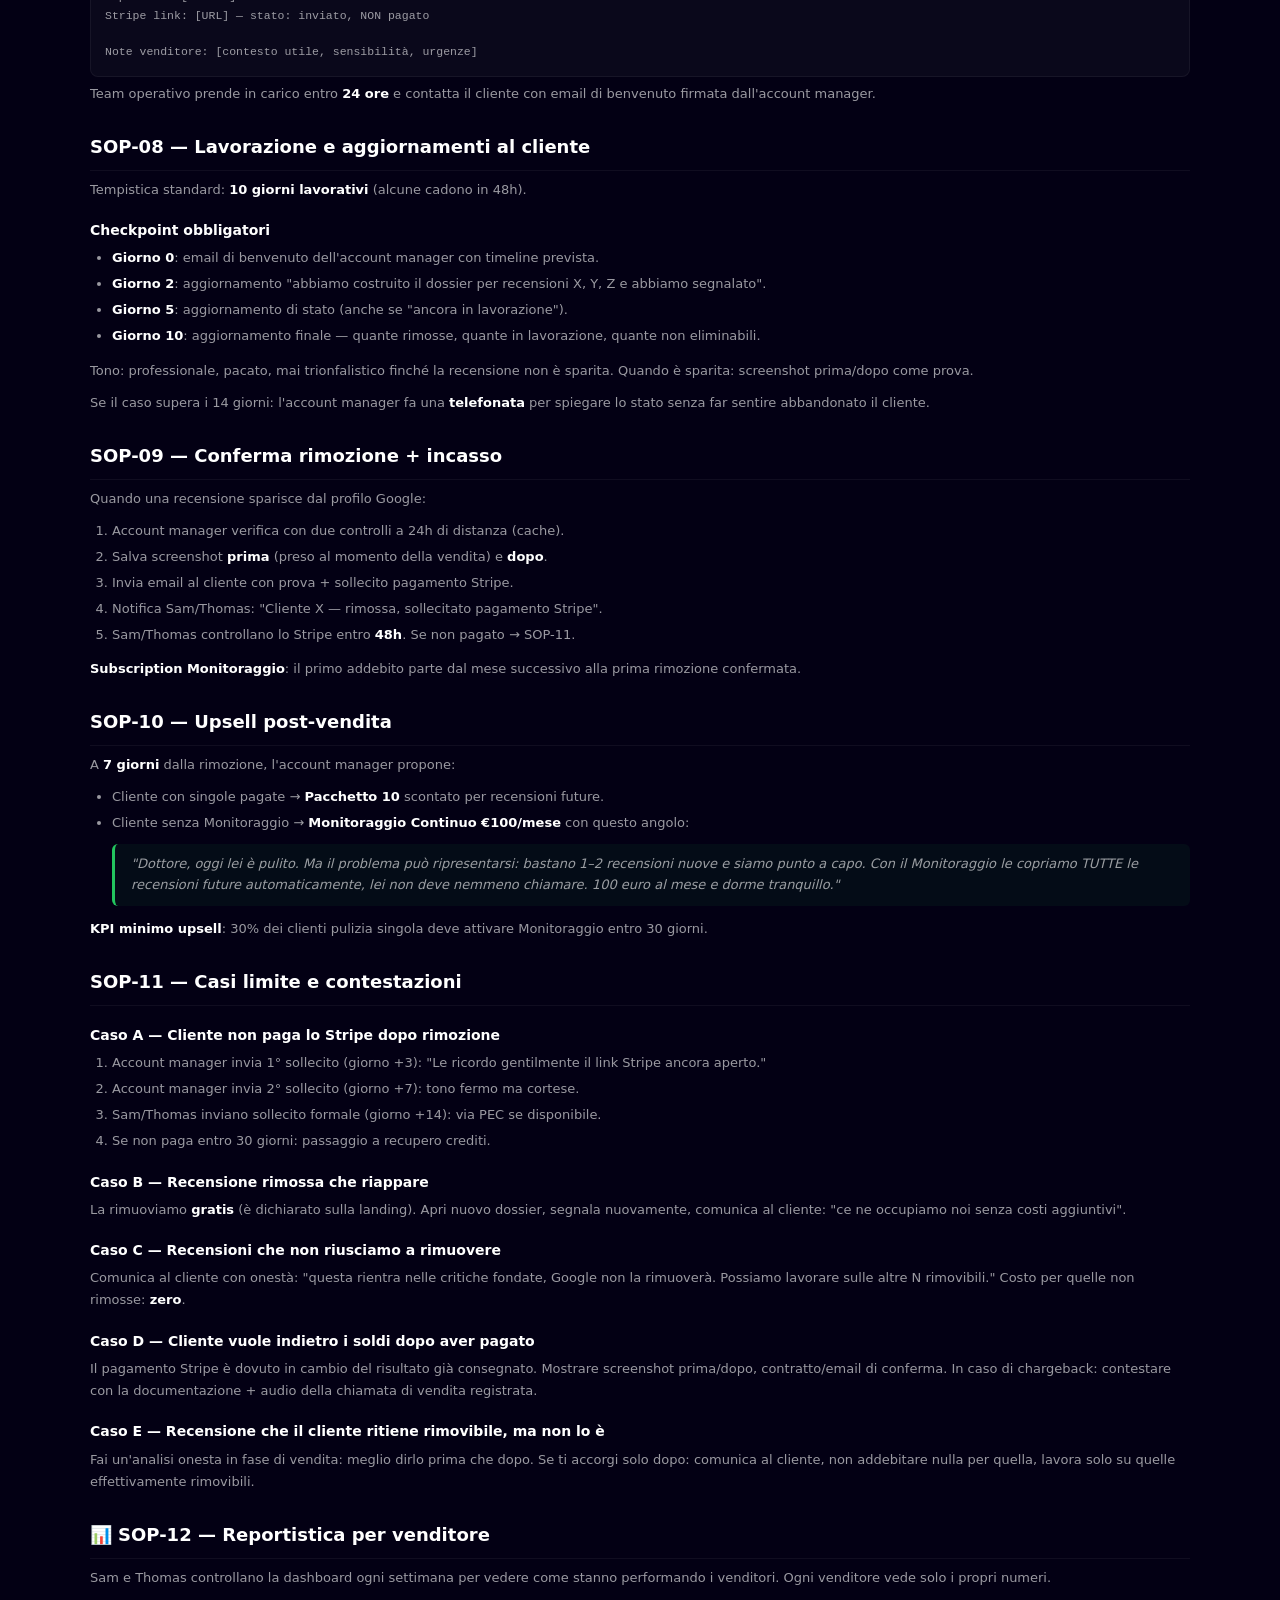
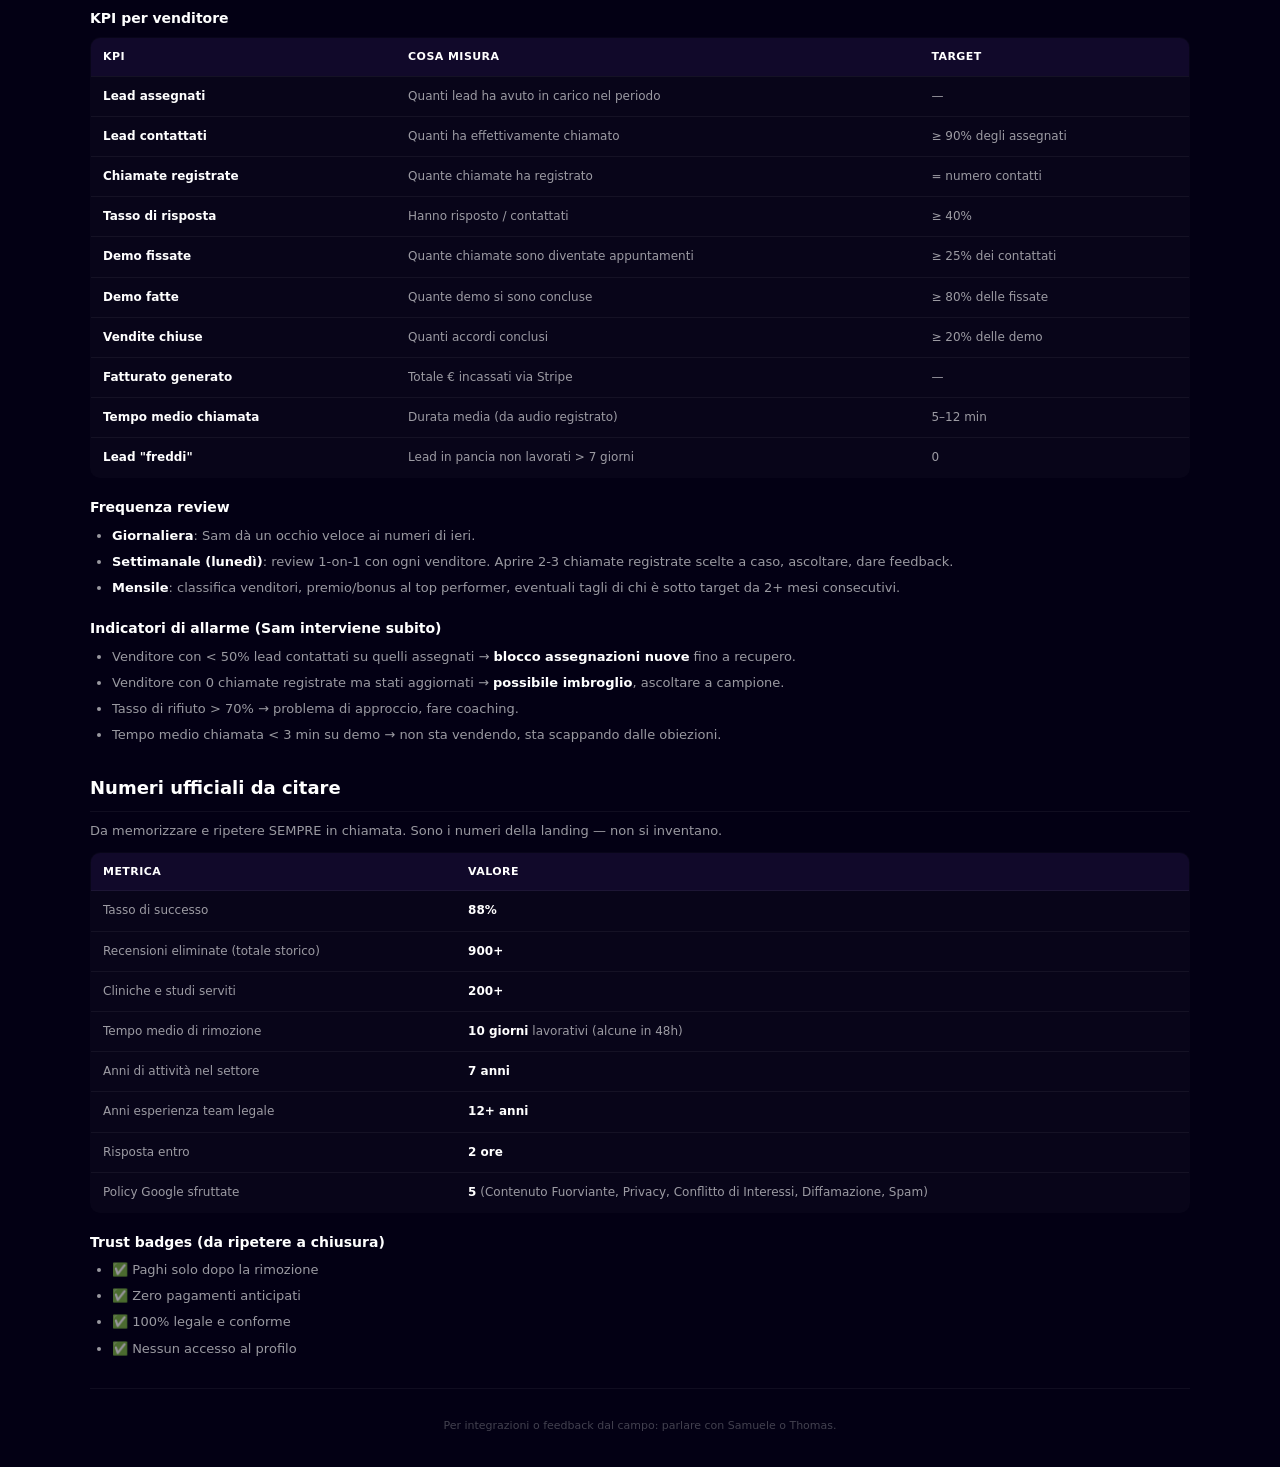
<file: admin/sop.html>
<!DOCTYPE html>
<html lang="it">
<head>
<meta charset="UTF-8">
<title>SOP — ReviewShield Admin</title>
<meta name="viewport" content="width=device-width,initial-scale=1">
<style>
:root{--bg:#030014;--card:rgba(255,255,255,.02);--border:rgba(255,255,255,.05);--primary:#7c3aed;--primary-soft:rgba(124,58,237,.08);--accent:#06b6d4;--green:#22c55e;--yellow:#eab308;--red:#ef4444;--text:rgba(255,255,255,.6);--muted:rgba(255,255,255,.25);--white:#fff;--font:'Inter',-apple-system,system-ui,Segoe UI,Roboto,sans-serif;--cyan:#06b6d4}
*{box-sizing:border-box;margin:0;padding:0}
html,body{background:var(--bg);color:var(--text);font-family:var(--font);line-height:1.6;font-size:14px}
body{padding:24px;min-height:100vh}
.wrap{max-width:1100px;margin:0 auto}
.doc-badge{display:inline-block;background:rgba(124,58,237,.12);color:var(--accent);font-size:11px;font-weight:700;padding:4px 10px;border-radius:8px;text-transform:uppercase;letter-spacing:.05em}
.page-title{font-size:24px;font-weight:800;color:var(--white);margin-bottom:4px}
.page-sub{font-size:13px;color:var(--muted);margin-bottom:16px}
.doc-banner{background:linear-gradient(135deg,rgba(124,58,237,.08),rgba(6,182,212,.08));border:1px solid rgba(124,58,237,.2);border-radius:12px;padding:14px 18px;font-size:13px;color:var(--text);margin:14px 0 22px;line-height:1.6}
.doc-banner strong{color:var(--accent);font-weight:700}
.doc-toc{background:rgba(255,255,255,.02);border:1px solid var(--border);border-radius:12px;padding:16px 22px;margin-bottom:30px}
.doc-toc strong{display:block;font-size:11px;color:var(--muted);text-transform:uppercase;letter-spacing:.05em;margin-bottom:10px}
.doc-toc ol{margin:0;padding-left:20px;color:var(--text);font-size:13px;line-height:1.9}
.doc-toc a{color:var(--text);text-decoration:none;transition:color .15s}
.doc-toc a:hover{color:var(--accent)}
.doc-h2{font-size:18px;font-weight:700;color:var(--white);margin:28px 0 8px;padding-bottom:8px;border-bottom:1px solid var(--border);scroll-margin-top:20px}
.doc-h2 .doc-emoji{font-size:18px;margin-right:6px}
.doc-h3{font-size:14px;font-weight:700;color:var(--white);margin:18px 0 6px}
.doc-h4{font-size:13px;font-weight:600;color:var(--text);margin:12px 0 4px;text-transform:uppercase;letter-spacing:.04em}
.doc-page p{font-size:13px;color:var(--text);line-height:1.7;margin:6px 0 10px}
.doc-page ul,.doc-page ol{font-size:13px;color:var(--text);line-height:1.7;padding-left:22px;margin:6px 0 12px}
.doc-page li{margin-bottom:4px}
.doc-page strong{color:var(--white);font-weight:700}
.doc-page em{color:var(--muted);font-style:normal;background:rgba(255,255,255,.04);padding:1px 6px;border-radius:4px;font-size:12px}
.doc-page code{background:rgba(124,58,237,.1);color:var(--accent);padding:2px 6px;border-radius:4px;font-size:12px;font-family:ui-monospace,Menlo,monospace}
.doc-table{width:100%;border-collapse:collapse;font-size:12px;margin:8px 0 16px;background:rgba(255,255,255,.02);border:1px solid var(--border);border-radius:10px;overflow:hidden}
.doc-table th{background:rgba(124,58,237,.08);color:var(--white);text-align:left;padding:10px 12px;font-weight:700;font-size:11px;text-transform:uppercase;letter-spacing:.04em;border-bottom:1px solid var(--border)}
.doc-table td{padding:10px 12px;color:var(--text);border-bottom:1px solid var(--border);vertical-align:top}
.doc-table tr:last-child td{border-bottom:0}
.doc-quote{background:rgba(34,197,94,.06);border-left:3px solid #22c55e;padding:10px 16px;margin:10px 0;border-radius:6px;font-size:13px;color:var(--text);line-height:1.6;font-style:italic}
.doc-quote.doc-quote--alert{background:rgba(239,68,68,.06);border-left-color:#ef4444}
.doc-quote.doc-quote--key{background:rgba(124,58,237,.08);border-left-color:#7c3aed;font-style:normal;font-weight:600}
.doc-script{background:rgba(255,255,255,.02);border:1px solid var(--border);border-radius:10px;padding:14px 18px;margin:8px 0 14px}
.doc-script .doc-script__label{font-size:10px;color:var(--muted);text-transform:uppercase;letter-spacing:.05em;font-weight:700;margin-bottom:6px;display:block}
.doc-script .doc-script__text{font-size:13px;color:var(--text);line-height:1.7;font-style:italic}
.doc-page hr{border:0;border-top:1px solid var(--border);margin:28px 0}
.doc-page a[href^="#"]{color:var(--accent);text-decoration:none}
.doc-page a[href^="#"]:hover{text-decoration:underline}
</style>
</head>
<body>
<div class="wrap">
<div class="doc-page" >
  <div style="display:flex;align-items:center;gap:12px;margin-bottom:14px;flex-wrap:wrap">
    
    <span class="doc-badge">ReviewShield</span>
  </div>
  <div class="page-title">📋 SOP — ReviewShield</div>
  <p class="page-sub">Procedure operative dal lead alla rimozione e all'incasso. Target: chirurghi plastici, medici estetici, dermatologi.</p>

  <div class="doc-banner">
    <strong>Modello base:</strong> il cliente paga <strong>solo dopo</strong> che la recensione è sparita dal profilo. Mai pagamenti anticipati. Se non riusciamo, costo zero. Questa è la nostra arma di vendita più potente — non si tradisce mai.
  </div>

  <div class="doc-toc">
    <strong>Indice</strong>
    <ol>
      <li><a href="#sop-ruoli">Ruoli</a></li>
      <li><a href="#sop-01">SOP-01 — Assegnazione lead a blocchi</a></li>
      <li><a href="#sop-02">SOP-02 — Pre-qualifica del profilo Google</a></li>
      <li><a href="#sop-03">SOP-03 — Primo contatto (telefono / WhatsApp)</a></li>
      <li><a href="#sop-04">SOP-04 — Registrazione chiamata obbligatoria 🎙</a></li>
      <li><a href="#sop-05">SOP-05 — Demo / Chiamata di vendita</a></li>
      <li><a href="#sop-06">SOP-06 — Chiusura e invio link Stripe</a></li>
      <li><a href="#sop-07">SOP-07 — Passaggio al team operativo</a></li>
      <li><a href="#sop-08">SOP-08 — Lavorazione e aggiornamenti al cliente</a></li>
      <li><a href="#sop-09">SOP-09 — Conferma rimozione + incasso</a></li>
      <li><a href="#sop-10">SOP-10 — Upsell post-vendita</a></li>
      <li><a href="#sop-11">SOP-11 — Casi limite e contestazioni</a></li>
      <li><a href="#sop-12">SOP-12 — Reportistica per venditore 📊</a></li>
      <li><a href="#sop-numeri">Numeri ufficiali da citare</a></li>
    </ol>
  </div>

  <h2 class="doc-h2" id="sop-ruoli">Ruoli</h2>
  <table class="doc-table">
    <thead><tr><th>Ruolo</th><th>Chi</th><th>Cosa fa</th></tr></thead>
    <tbody>
      <tr><td><strong>Owner</strong></td><td>Samuele + Thomas</td><td>Assegna i blocchi di lead, controlla performance, ascolta a campione le chiamate registrate, riceve incassi via Stripe</td></tr>
      <tr><td><strong>Venditore</strong></td><td>Closer esterno</td><td>Riceve i lead già assegnati, contatta, vende, <strong>registra ogni chiamata</strong></td></tr>
      <tr><td><strong>Team Analisti / Legale</strong></td><td>Operatori interni</td><td>Costruiscono il dossier tecnico-legale, segnalano a Google</td></tr>
      <tr><td><strong>Account Manager</strong></td><td>Operatore dedicato</td><td>Aggiorna il cliente ogni 48h, gestisce conferme rimozione</td></tr>
    </tbody>
  </table>
  <p>Sam e Thomas <strong>non parlano mai coi clienti</strong>. Assegnano lead, controllano report, ascoltano a campione chiamate per coaching.</p>

  <h2 class="doc-h2" id="sop-01">SOP-01 — Assegnazione lead a blocchi</h2>
  <p>I lead vengono assegnati <strong>dal proprietario (Sam) a blocchi</strong>, dalla dashboard <code>reviewshieldita.lovable.app/admin/dashboard</code>. Il venditore <strong>non sceglie</strong> — lavora i lead che gli vengono assegnati.</p>

  <h3 class="doc-h3">Procedura assegnazione (lato Sam)</h3>
  <ol>
    <li>Sam apre la dashboard.</li>
    <li>Filtra i lead per priorità:
      <ul>
        <li><strong>ALTA</strong>: rating Google tra <strong>3.5 e 4.3</strong> (zona dove ogni recensione negativa pesa di più).</li>
        <li><strong>MEDIA</strong>: rating tra 4.4 e 4.6, almeno 3 recensioni 1-2 stelle.</li>
        <li><strong>BASSA</strong>: rating ≥ 4.7 (utile per Monitoraggio Continuo).</li>
      </ul>
    </li>
    <li>Seleziona un blocco di <strong>20–50 lead</strong>.</li>
    <li>Assegna il blocco a un venditore specifico.</li>
    <li>Il venditore vedrà nella sua dashboard SOLO i lead a lui assegnati.</li>
  </ol>

  <h3 class="doc-h3">Procedura lavorazione (lato venditore)</h3>
  <ol>
    <li>Il venditore apre la dashboard, vede solo i suoi lead.</li>
    <li>Stati possibili per ogni lead:
      <ul>
        <li><code>Da contattare</code> (default)</li>
        <li><code>Contattato — in attesa risposta</code></li>
        <li><code>Demo fissata</code></li>
        <li><code>Demo fatta — in attesa decisione</code></li>
        <li><code>Chiuso</code> (vendita andata)</li>
        <li><code>Rifiutato</code></li>
        <li><code>Non risponde / Numero errato</code></li>
      </ul>
    </li>
    <li>Il venditore aggiorna lo stato dopo ogni interazione.</li>
    <li><strong>Tempistica</strong>: ogni lead assegnato dev'essere lavorato (almeno primo contatto) entro <strong>48 ore</strong>.</li>
  </ol>

  <h2 class="doc-h2" id="sop-02">SOP-02 — Pre-qualifica del profilo Google</h2>
  <p>Da fare <strong>prima di chiamare</strong>, ogni volta. Tempo: 5–7 minuti per profilo.</p>
  <ol>
    <li>Apri il profilo Google del medico (Maps o Search).</li>
    <li>Conta le recensioni 1 e 2 stelle degli ultimi 12 mesi.</li>
    <li>Per ogni recensione negativa, classifica:
      <ul>
        <li><strong>Prematura</strong> → scritta a giorni/settimane da un intervento che dà risultato a mesi.</li>
        <li><strong>Dati medici esposti</strong> → cita interventi, complicazioni, condizioni → violazione privacy.</li>
        <li><strong>Diffamatoria</strong> → "truffatore", "incompetente", "mi ha rovinato".</li>
        <li><strong>Sospetta competitor</strong> → account creato di recente, una sola recensione, profilo vuoto.</li>
        <li><strong>Aspettativa irrealistica</strong> → "volevo il naso di Belen", lavoro tecnicamente perfetto.</li>
        <li><strong>Altro / non rimovibile</strong> → critiche generiche e fondate.</li>
      </ul>
    </li>
    <li>Calcola il <strong>danno stimato</strong> con la formula sotto.</li>
    <li>Scegli 2–3 recensioni "facili" da mostrare in chiamata come esempio concreto.</li>
    <li>Salva tutto in una nota interna sul lead.</li>
  </ol>

  <h3 class="doc-h3">Formula del danno (da usare in chiamata)</h3>
  <div class="doc-quote doc-quote--key">
    Pazienti persi al mese (stima) × Valore medio paziente × 12 = Danno annuo
  </div>
  <p><strong>Esempio chirurgo plastico</strong>: 2 pazienti/mese × 5.000 € = <strong>10.000 €/mese persi</strong> → 120.000 €/anno → <strong>600.000 € in 5 anni</strong>.</p>
  <p><strong>Esempio medico estetico</strong>: 4 pazienti/mese × 800 € = <strong>3.200 €/mese persi</strong> → 38.400 €/anno.</p>
  <p>👉 Questa è l'arma principale. Il prezzo (€300/recensione) sembra niente confrontato al danno.</p>

  <h2 class="doc-h2" id="sop-03">SOP-03 — Primo contatto (telefono / WhatsApp)</h2>
  <p><strong>Canale preferito</strong>: telefono diretto allo studio. <strong>Orari</strong>: martedì-giovedì, 10:00–12:00 e 15:00–17:00.</p>
  <p><strong>⚠ PRIMA DI CHIAMARE</strong>: premere il bottone <strong>🔴 Registra Chiamata</strong> nella scheda lead (vedi SOP-04).</p>

  <div class="doc-script">
    <span class="doc-script__label">Apertura standard (15 secondi)</span>
    <div class="doc-script__text">"Buongiorno, sono [nome] di ReviewShield. Mi sono permesso di chiamare perché ho appena guardato il profilo Google del Dr. [Cognome] e ho visto che ci sono recensioni che secondo le policy Google sono rimovibili. Posso parlargli 2 minuti o richiamare in un altro momento?"</div>
  </div>

  <div class="doc-script">
    <span class="doc-script__label">Se non passa la segretaria</span>
    <div class="doc-script__text">"Ho letto le recensioni del dottore e ne ho identificate 3 che possono essere rimosse legalmente da Google. Lo dica al dottore. Le lascio il mio numero — sono [nome], +39 XXX. La richiamata è gratuita e di interesse del dottore."</div>
  </div>

  <p>Se risponde direttamente il medico: vai a <strong>SOP-05</strong>. Per WhatsApp ed email: vedi <a href="#" onclick="window.parent.location.href='#script'">Script Vendita</a>.</p>

  <h2 class="doc-h2" id="sop-04"><span class="doc-emoji">🎙</span>SOP-04 — Registrazione chiamata obbligatoria</h2>
  <div class="doc-quote doc-quote--alert">
    <strong>TUTTE le chiamate vengono registrate. Senza eccezioni.</strong> Se un venditore aggiorna lo stato senza aver registrato, è imbroglio — verifica immediata.
  </div>

  <h3 class="doc-h3">Come funziona</h3>
  <ol>
    <li>Dentro la scheda di ogni lead, c'è il bottone <strong>🔴 Registra Chiamata</strong>.</li>
    <li>Il venditore lo preme <strong>prima</strong> di chiamare il medico.</li>
    <li>La registrazione parte dal PC: cattura il microfono e l'audio della chiamata (se in conference / VoIP).</li>
    <li>Al termine, click su <strong>⏹ Stop</strong> → il file audio si salva automaticamente collegato al lead.</li>
    <li>Sam e Thomas possono riascoltare quando vogliono per controllo qualità, coaching, verifica fatti.</li>
  </ol>

  <h3 class="doc-h3">Disclosure obbligatoria al cliente (per legge)</h3>
  <div class="doc-script">
    <span class="doc-script__label">Da dire all'inizio di ogni chiamata</span>
    <div class="doc-script__text">"Dottore, le segnalo che questa chiamata può essere registrata per fini di qualità e formazione. Se non è d'accordo me lo dica, fermo la registrazione."</div>
  </div>
  <p>In pratica nessuno dice di no se viene chiesto in modo professionale. Ma va detto sempre — sennò siamo fuori legge.</p>

  <h3 class="doc-h3">File audio</h3>
  <ul>
    <li>Si salvano automaticamente nella scheda del lead.</li>
    <li>Non vanno scaricati, condivisi, mandati a terzi.</li>
    <li>Restano sul server reviewshield per <strong>12 mesi minimo</strong>.</li>
  </ul>

  <h2 class="doc-h2" id="sop-05">SOP-05 — Demo / Chiamata di vendita</h2>
  <p>Durata target: <strong>15–20 minuti</strong>. Struttura completa con script in <a href="#" onclick="window.parent.location.href='#script'">Script Vendita</a>.</p>
  <ol>
    <li><strong>Empatia</strong> (2 min) — riconosci il dolore: "Quanto le pesa quella recensione?"</li>
    <li><strong>Calcolo del danno</strong> (3 min) — usa la formula di SOP-02. Il prezzo dopo questo step sembra ridicolo.</li>
    <li><strong>Soluzione</strong> (5 min) — chi siamo, come funzioniamo:
      <ul>
        <li>Team analisti + team legale + account manager dedicato</li>
        <li>88% successo, 10 giorni medi (alcune in 48h)</li>
        <li>900+ recensioni eliminate, 200+ cliniche, 7 anni di attività</li>
        <li>5 policy Google sfruttate</li>
        <li>0 accessi al profilo, 0 credenziali richieste</li>
      </ul>
    </li>
    <li><strong>Garanzia</strong> (1 min):
      <div class="doc-quote doc-quote--key">"Lei paga SOLO dopo che la recensione è sparita. Se non riusciamo, costo zero. Il rischio è tutto nostro."</div>
    </li>
    <li><strong>Prezzi</strong> (3 min) — vai a SOP-06.</li>
    <li><strong>Chiusura</strong> (2 min) — invio link Stripe.</li>
  </ol>
  <p><strong>Mostrare in chiamata</strong> via WhatsApp:</p>
  <ul>
    <li>Case study Bologna: 9 recensioni rimosse, rating 3.6 → 4.7 in 12 giorni.</li>
    <li>Case study Milano: recensione di 2 anni, rimossa in 6 giorni.</li>
  </ul>

  <h2 class="doc-h2" id="sop-06">SOP-06 — Chiusura e invio link Stripe</h2>
  <h3 class="doc-h3">Listino ufficiale</h3>
  <table class="doc-table">
    <thead><tr><th>Pacchetto</th><th>Prezzo</th><th>Quando proporlo</th></tr></thead>
    <tbody>
      <tr><td><strong>Pulizia Singola</strong></td><td>€300 / recensione</td><td>1–3 recensioni da rimuovere</td></tr>
      <tr><td><strong>Pacchetto 10</strong></td><td>€240 / recensione (sconto 20%)</td><td>4+ recensioni</td></tr>
      <tr><td><strong>Monitoraggio Continuo</strong></td><td>€100 / mese</td><td>Sempre, come upsell o per profili "sani" che vogliono prevenzione</td></tr>
    </tbody>
  </table>

  <h3 class="doc-h3">Procedura invio link Stripe</h3>
  <ol>
    <li>Venditore raccoglie: nome esatto attività + URL profilo Google + email + WhatsApp.</li>
    <li>Venditore richiede a Sam/Thomas il <strong>link Stripe corretto</strong> (one-shot per pulizia, subscription per monitoraggio).</li>
    <li>Sam/Thomas generano il link e lo girano al venditore.</li>
    <li>Venditore inoltra al cliente con questo testo:
      <div class="doc-script">
        <div class="doc-script__text">"Dottore, come da accordo le mando il link Stripe. <strong>Non lo paghi adesso</strong> — apriamo il caso, rimuoviamo le recensioni, e quando le vede sparite saldano il link. Se non riusciamo, il link non viene mai pagato. Ci siamo?"</div>
      </div>
    </li>
    <li>Venditore aggiorna stato lead in dashboard: <code>Chiuso — Stripe inviato</code>.</li>
  </ol>

  <div class="doc-quote doc-quote--alert">
    <strong>REGOLA FERREA</strong>: il cliente <strong>non paga prima della rimozione</strong>. Mai. È il nostro principale argomento di vendita — non si tradisce.
  </div>

  <h2 class="doc-h2" id="sop-07">SOP-07 — Passaggio al team operativo</h2>
  <p>Una volta accettato l'accordo e inviato lo Stripe, il venditore prepara il <strong>brief operativo</strong>:</p>
  <pre style="background:rgba(255,255,255,.03);border:1px solid var(--border);border-radius:8px;padding:14px;font-size:11.5px;color:var(--text);font-family:ui-monospace,Menlo,monospace;line-height:1.6;overflow-x:auto;white-space:pre-wrap">NUOVO CASO — ReviewShield

Cliente: Dr. [Nome Cognome]
Attività: [Nome esatto attività]
URL Google: [link profilo]
Città: [città]
Email: [email]
WhatsApp: [+39 ...]

Recensioni da rimuovere ([N] totali):
1. [URL recensione] — Autore: [nome] — Motivo: [policy violata] — Screenshot: [link]
2. ...

Pacchetto venduto: [Singola / Pacchetto 10 / Monitoraggio]
Importo: € [totale]
Stripe link: [URL] — stato: inviato, NON pagato

Note venditore: [contesto utile, sensibilità, urgenze]</pre>
  <p>Team operativo prende in carico entro <strong>24 ore</strong> e contatta il cliente con email di benvenuto firmata dall'account manager.</p>

  <h2 class="doc-h2" id="sop-08">SOP-08 — Lavorazione e aggiornamenti al cliente</h2>
  <p>Tempistica standard: <strong>10 giorni lavorativi</strong> (alcune cadono in 48h).</p>
  <h3 class="doc-h3">Checkpoint obbligatori</h3>
  <ul>
    <li><strong>Giorno 0</strong>: email di benvenuto dell'account manager con timeline prevista.</li>
    <li><strong>Giorno 2</strong>: aggiornamento "abbiamo costruito il dossier per recensioni X, Y, Z e abbiamo segnalato".</li>
    <li><strong>Giorno 5</strong>: aggiornamento di stato (anche se "ancora in lavorazione").</li>
    <li><strong>Giorno 10</strong>: aggiornamento finale — quante rimosse, quante in lavorazione, quante non eliminabili.</li>
  </ul>
  <p>Tono: professionale, pacato, mai trionfalistico finché la recensione non è sparita. Quando è sparita: screenshot prima/dopo come prova.</p>
  <p>Se il caso supera i 14 giorni: l'account manager fa una <strong>telefonata</strong> per spiegare lo stato senza far sentire abbandonato il cliente.</p>

  <h2 class="doc-h2" id="sop-09">SOP-09 — Conferma rimozione + incasso</h2>
  <p>Quando una recensione sparisce dal profilo Google:</p>
  <ol>
    <li>Account manager verifica con due controlli a 24h di distanza (cache).</li>
    <li>Salva screenshot <strong>prima</strong> (preso al momento della vendita) e <strong>dopo</strong>.</li>
    <li>Invia email al cliente con prova + sollecito pagamento Stripe.</li>
    <li>Notifica Sam/Thomas: "Cliente X — rimossa, sollecitato pagamento Stripe".</li>
    <li>Sam/Thomas controllano lo Stripe entro <strong>48h</strong>. Se non pagato → SOP-11.</li>
  </ol>
  <p><strong>Subscription Monitoraggio</strong>: il primo addebito parte dal mese successivo alla prima rimozione confermata.</p>

  <h2 class="doc-h2" id="sop-10">SOP-10 — Upsell post-vendita</h2>
  <p>A <strong>7 giorni</strong> dalla rimozione, l'account manager propone:</p>
  <ul>
    <li>Cliente con singole pagate → <strong>Pacchetto 10</strong> scontato per recensioni future.</li>
    <li>Cliente senza Monitoraggio → <strong>Monitoraggio Continuo €100/mese</strong> con questo angolo:
      <div class="doc-quote">"Dottore, oggi lei è pulito. Ma il problema può ripresentarsi: bastano 1–2 recensioni nuove e siamo punto a capo. Con il Monitoraggio le copriamo TUTTE le recensioni future automaticamente, lei non deve nemmeno chiamare. 100 euro al mese e dorme tranquillo."</div>
    </li>
  </ul>
  <p><strong>KPI minimo upsell</strong>: 30% dei clienti pulizia singola deve attivare Monitoraggio entro 30 giorni.</p>

  <h2 class="doc-h2" id="sop-11">SOP-11 — Casi limite e contestazioni</h2>

  <h3 class="doc-h3">Caso A — Cliente non paga lo Stripe dopo rimozione</h3>
  <ol>
    <li>Account manager invia 1° sollecito (giorno +3): "Le ricordo gentilmente il link Stripe ancora aperto."</li>
    <li>Account manager invia 2° sollecito (giorno +7): tono fermo ma cortese.</li>
    <li>Sam/Thomas inviano sollecito formale (giorno +14): via PEC se disponibile.</li>
    <li>Se non paga entro 30 giorni: passaggio a recupero crediti.</li>
  </ol>

  <h3 class="doc-h3">Caso B — Recensione rimossa che riappare</h3>
  <p>La rimuoviamo <strong>gratis</strong> (è dichiarato sulla landing). Apri nuovo dossier, segnala nuovamente, comunica al cliente: "ce ne occupiamo noi senza costi aggiuntivi".</p>

  <h3 class="doc-h3">Caso C — Recensioni che non riusciamo a rimuovere</h3>
  <p>Comunica al cliente con onestà: "questa rientra nelle critiche fondate, Google non la rimuoverà. Possiamo lavorare sulle altre N rimovibili." Costo per quelle non rimosse: <strong>zero</strong>.</p>

  <h3 class="doc-h3">Caso D — Cliente vuole indietro i soldi dopo aver pagato</h3>
  <p>Il pagamento Stripe è dovuto in cambio del risultato già consegnato. Mostrare screenshot prima/dopo, contratto/email di conferma. In caso di chargeback: contestare con la documentazione + audio della chiamata di vendita registrata.</p>

  <h3 class="doc-h3">Caso E — Recensione che il cliente ritiene rimovibile, ma non lo è</h3>
  <p>Fai un'analisi onesta in fase di vendita: meglio dirlo prima che dopo. Se ti accorgi solo dopo: comunica al cliente, non addebitare nulla per quella, lavora solo su quelle effettivamente rimovibili.</p>

  <h2 class="doc-h2" id="sop-12"><span class="doc-emoji">📊</span>SOP-12 — Reportistica per venditore</h2>
  <p>Sam e Thomas controllano la dashboard ogni settimana per vedere come stanno performando i venditori. Ogni venditore vede solo i propri numeri.</p>

  <h3 class="doc-h3">KPI per venditore</h3>
  <table class="doc-table">
    <thead><tr><th>KPI</th><th>Cosa misura</th><th>Target</th></tr></thead>
    <tbody>
      <tr><td><strong>Lead assegnati</strong></td><td>Quanti lead ha avuto in carico nel periodo</td><td>—</td></tr>
      <tr><td><strong>Lead contattati</strong></td><td>Quanti ha effettivamente chiamato</td><td>≥ 90% degli assegnati</td></tr>
      <tr><td><strong>Chiamate registrate</strong></td><td>Quante chiamate ha registrato</td><td>= numero contatti</td></tr>
      <tr><td><strong>Tasso di risposta</strong></td><td>Hanno risposto / contattati</td><td>≥ 40%</td></tr>
      <tr><td><strong>Demo fissate</strong></td><td>Quante chiamate sono diventate appuntamenti</td><td>≥ 25% dei contattati</td></tr>
      <tr><td><strong>Demo fatte</strong></td><td>Quante demo si sono concluse</td><td>≥ 80% delle fissate</td></tr>
      <tr><td><strong>Vendite chiuse</strong></td><td>Quanti accordi conclusi</td><td>≥ 20% delle demo</td></tr>
      <tr><td><strong>Fatturato generato</strong></td><td>Totale € incassati via Stripe</td><td>—</td></tr>
      <tr><td><strong>Tempo medio chiamata</strong></td><td>Durata media (da audio registrato)</td><td>5–12 min</td></tr>
      <tr><td><strong>Lead "freddi"</strong></td><td>Lead in pancia non lavorati &gt; 7 giorni</td><td>0</td></tr>
    </tbody>
  </table>

  <h3 class="doc-h3">Frequenza review</h3>
  <ul>
    <li><strong>Giornaliera</strong>: Sam dà un occhio veloce ai numeri di ieri.</li>
    <li><strong>Settimanale (lunedì)</strong>: review 1-on-1 con ogni venditore. Aprire 2-3 chiamate registrate scelte a caso, ascoltare, dare feedback.</li>
    <li><strong>Mensile</strong>: classifica venditori, premio/bonus al top performer, eventuali tagli di chi è sotto target da 2+ mesi consecutivi.</li>
  </ul>

  <h3 class="doc-h3">Indicatori di allarme (Sam interviene subito)</h3>
  <ul>
    <li>Venditore con &lt; 50% lead contattati su quelli assegnati → <strong>blocco assegnazioni nuove</strong> fino a recupero.</li>
    <li>Venditore con 0 chiamate registrate ma stati aggiornati → <strong>possibile imbroglio</strong>, ascoltare a campione.</li>
    <li>Tasso di rifiuto &gt; 70% → problema di approccio, fare coaching.</li>
    <li>Tempo medio chiamata &lt; 3 min su demo → non sta vendendo, sta scappando dalle obiezioni.</li>
  </ul>

  <h2 class="doc-h2" id="sop-numeri">Numeri ufficiali da citare</h2>
  <p>Da memorizzare e ripetere SEMPRE in chiamata. Sono i numeri della landing — non si inventano.</p>
  <table class="doc-table">
    <thead><tr><th>Metrica</th><th>Valore</th></tr></thead>
    <tbody>
      <tr><td>Tasso di successo</td><td><strong>88%</strong></td></tr>
      <tr><td>Recensioni eliminate (totale storico)</td><td><strong>900+</strong></td></tr>
      <tr><td>Cliniche e studi serviti</td><td><strong>200+</strong></td></tr>
      <tr><td>Tempo medio di rimozione</td><td><strong>10 giorni</strong> lavorativi (alcune in 48h)</td></tr>
      <tr><td>Anni di attività nel settore</td><td><strong>7 anni</strong></td></tr>
      <tr><td>Anni esperienza team legale</td><td><strong>12+ anni</strong></td></tr>
      <tr><td>Risposta entro</td><td><strong>2 ore</strong></td></tr>
      <tr><td>Policy Google sfruttate</td><td><strong>5</strong> (Contenuto Fuorviante, Privacy, Conflitto di Interessi, Diffamazione, Spam)</td></tr>
    </tbody>
  </table>

  <h3 class="doc-h3">Trust badges (da ripetere a chiusura)</h3>
  <ul>
    <li>✅ Paghi solo dopo la rimozione</li>
    <li>✅ Zero pagamenti anticipati</li>
    <li>✅ 100% legale e conforme</li>
    <li>✅ Nessun accesso al profilo</li>
  </ul>

  <hr>
  <p style="font-size:11px;color:var(--muted);text-align:center">Per integrazioni o feedback dal campo: parlare con Samuele o Thomas.</p>
</div>
</div>
</body>
</html>
</file>
<file: assets/index-BNl2Bqut.css>
@import"https://fonts.googleapis.com/css2?family=Inter:wght@300;400;500;600;700;800;900&family=Libre+Baskerville:ital,wght@0,400;0,700;1,400&display=swap";.leaflet-pane,.leaflet-tile,.leaflet-marker-icon,.leaflet-marker-shadow,.leaflet-tile-container,.leaflet-pane>svg,.leaflet-pane>canvas,.leaflet-zoom-box,.leaflet-image-layer,.leaflet-layer{position:absolute;left:0;top:0}.leaflet-container{overflow:hidden}.leaflet-tile,.leaflet-marker-icon,.leaflet-marker-shadow{-webkit-user-select:none;-moz-user-select:none;user-select:none;-webkit-user-drag:none}.leaflet-tile::-moz-selection{background:transparent}.leaflet-tile::selection{background:transparent}.leaflet-safari .leaflet-tile{image-rendering:-webkit-optimize-contrast}.leaflet-safari .leaflet-tile-container{width:1600px;height:1600px;-webkit-transform-origin:0 0}.leaflet-marker-icon,.leaflet-marker-shadow{display:block}.leaflet-container .leaflet-overlay-pane svg{max-width:none!important;max-height:none!important}.leaflet-container .leaflet-marker-pane img,.leaflet-container .leaflet-shadow-pane img,.leaflet-container .leaflet-tile-pane img,.leaflet-container img.leaflet-image-layer,.leaflet-container .leaflet-tile{max-width:none!important;max-height:none!important;width:auto;padding:0}.leaflet-container img.leaflet-tile{mix-blend-mode:plus-lighter}.leaflet-container.leaflet-touch-zoom{touch-action:pan-x pan-y}.leaflet-container.leaflet-touch-drag{touch-action:none;touch-action:pinch-zoom}.leaflet-container.leaflet-touch-drag.leaflet-touch-zoom{touch-action:none}.leaflet-container{-webkit-tap-highlight-color:transparent}.leaflet-container a{-webkit-tap-highlight-color:rgba(51,181,229,.4)}.leaflet-tile{filter:inherit;visibility:hidden}.leaflet-tile-loaded{visibility:inherit}.leaflet-zoom-box{width:0;height:0;box-sizing:border-box;z-index:800}.leaflet-overlay-pane svg{-moz-user-select:none}.leaflet-pane{z-index:400}.leaflet-tile-pane{z-index:200}.leaflet-overlay-pane{z-index:400}.leaflet-shadow-pane{z-index:500}.leaflet-marker-pane{z-index:600}.leaflet-tooltip-pane{z-index:650}.leaflet-popup-pane{z-index:700}.leaflet-map-pane canvas{z-index:100}.leaflet-map-pane svg{z-index:200}.leaflet-vml-shape{width:1px;height:1px}.lvml{behavior:url(#default#VML);display:inline-block;position:absolute}.leaflet-control{position:relative;z-index:800;pointer-events:visiblePainted;pointer-events:auto}.leaflet-top,.leaflet-bottom{position:absolute;z-index:1000;pointer-events:none}.leaflet-top{top:0}.leaflet-right{right:0}.leaflet-bottom{bottom:0}.leaflet-left{left:0}.leaflet-control{float:left;clear:both}.leaflet-right .leaflet-control{float:right}.leaflet-top .leaflet-control{margin-top:10px}.leaflet-bottom .leaflet-control{margin-bottom:10px}.leaflet-left .leaflet-control{margin-left:10px}.leaflet-right .leaflet-control{margin-right:10px}.leaflet-fade-anim .leaflet-popup{opacity:0;transition:opacity .2s linear}.leaflet-fade-anim .leaflet-map-pane .leaflet-popup{opacity:1}.leaflet-zoom-animated{transform-origin:0 0}svg.leaflet-zoom-animated{will-change:transform}.leaflet-zoom-anim .leaflet-zoom-animated{transition:transform .25s cubic-bezier(0,0,.25,1)}.leaflet-zoom-anim .leaflet-tile,.leaflet-pan-anim .leaflet-tile{transition:none}.leaflet-zoom-anim .leaflet-zoom-hide{visibility:hidden}.leaflet-interactive{cursor:pointer}.leaflet-grab{cursor:grab}.leaflet-crosshair,.leaflet-crosshair .leaflet-interactive{cursor:crosshair}.leaflet-popup-pane,.leaflet-control{cursor:auto}.leaflet-dragging .leaflet-grab,.leaflet-dragging .leaflet-grab .leaflet-interactive,.leaflet-dragging .leaflet-marker-draggable{cursor:move;cursor:grabbing}.leaflet-marker-icon,.leaflet-marker-shadow,.leaflet-image-layer,.leaflet-pane>svg path,.leaflet-tile-container{pointer-events:none}.leaflet-marker-icon.leaflet-interactive,.leaflet-image-layer.leaflet-interactive,.leaflet-pane>svg path.leaflet-interactive,svg.leaflet-image-layer.leaflet-interactive path{pointer-events:visiblePainted;pointer-events:auto}.leaflet-container{background:#ddd;outline-offset:1px}.leaflet-container a{color:#0078a8}.leaflet-zoom-box{border:2px dotted #38f;background:#ffffff80}.leaflet-container{font-family:Helvetica Neue,Arial,Helvetica,sans-serif;font-size:12px;font-size:.75rem;line-height:1.5}.leaflet-bar{box-shadow:0 1px 5px #000000a6;border-radius:4px}.leaflet-bar a{background-color:#fff;border-bottom:1px solid #ccc;width:26px;height:26px;line-height:26px;display:block;text-align:center;text-decoration:none;color:#000}.leaflet-bar a,.leaflet-control-layers-toggle{background-position:50% 50%;background-repeat:no-repeat;display:block}.leaflet-bar a:hover,.leaflet-bar a:focus{background-color:#f4f4f4}.leaflet-bar a:first-child{border-top-left-radius:4px;border-top-right-radius:4px}.leaflet-bar a:last-child{border-bottom-left-radius:4px;border-bottom-right-radius:4px;border-bottom:none}.leaflet-bar a.leaflet-disabled{cursor:default;background-color:#f4f4f4;color:#bbb}.leaflet-touch .leaflet-bar a{width:30px;height:30px;line-height:30px}.leaflet-touch .leaflet-bar a:first-child{border-top-left-radius:2px;border-top-right-radius:2px}.leaflet-touch .leaflet-bar a:last-child{border-bottom-left-radius:2px;border-bottom-right-radius:2px}.leaflet-control-zoom-in,.leaflet-control-zoom-out{font:700 18px Lucida Console,Monaco,monospace;text-indent:1px}.leaflet-touch .leaflet-control-zoom-in,.leaflet-touch .leaflet-control-zoom-out{font-size:22px}.leaflet-control-layers{box-shadow:0 1px 5px #0006;background:#fff;border-radius:5px}.leaflet-control-layers-toggle{background-image:url([data-uri]);width:36px;height:36px}.leaflet-retina .leaflet-control-layers-toggle{background-image:url([data-uri]);background-size:26px 26px}.leaflet-touch .leaflet-control-layers-toggle{width:44px;height:44px}.leaflet-control-layers .leaflet-control-layers-list,.leaflet-control-layers-expanded .leaflet-control-layers-toggle{display:none}.leaflet-control-layers-expanded .leaflet-control-layers-list{display:block;position:relative}.leaflet-control-layers-expanded{padding:6px 10px 6px 6px;color:#333;background:#fff}.leaflet-control-layers-scrollbar{overflow-y:scroll;overflow-x:hidden;padding-right:5px}.leaflet-control-layers-selector{margin-top:2px;position:relative;top:1px}.leaflet-control-layers label{display:block;font-size:13px;font-size:1.08333em}.leaflet-control-layers-separator{height:0;border-top:1px solid #ddd;margin:5px -10px 5px -6px}.leaflet-default-icon-path{background-image:url([data-uri])}.leaflet-container .leaflet-control-attribution{background:#fff;background:#fffc;margin:0}.leaflet-control-attribution,.leaflet-control-scale-line{padding:0 5px;color:#333;line-height:1.4}.leaflet-control-attribution a{text-decoration:none}.leaflet-control-attribution a:hover,.leaflet-control-attribution a:focus{text-decoration:underline}.leaflet-attribution-flag{display:inline!important;vertical-align:baseline!important;width:1em;height:.6669em}.leaflet-left .leaflet-control-scale{margin-left:5px}.leaflet-bottom .leaflet-control-scale{margin-bottom:5px}.leaflet-control-scale-line{border:2px solid #777;border-top:none;line-height:1.1;padding:2px 5px 1px;white-space:nowrap;box-sizing:border-box;background:#fffc;text-shadow:1px 1px #fff}.leaflet-control-scale-line:not(:first-child){border-top:2px solid #777;border-bottom:none;margin-top:-2px}.leaflet-control-scale-line:not(:first-child):not(:last-child){border-bottom:2px solid #777}.leaflet-touch .leaflet-control-attribution,.leaflet-touch .leaflet-control-layers,.leaflet-touch .leaflet-bar{box-shadow:none}.leaflet-touch .leaflet-control-layers,.leaflet-touch .leaflet-bar{border:2px solid rgba(0,0,0,.2);background-clip:padding-box}.leaflet-popup{position:absolute;text-align:center;margin-bottom:20px}.leaflet-popup-content-wrapper{padding:1px;text-align:left;border-radius:12px}.leaflet-popup-content{margin:13px 24px 13px 20px;line-height:1.3;font-size:13px;font-size:1.08333em;min-height:1px}.leaflet-popup-content p{margin:1.3em 0}.leaflet-popup-tip-container{width:40px;height:20px;position:absolute;left:50%;margin-top:-1px;margin-left:-20px;overflow:hidden;pointer-events:none}.leaflet-popup-tip{width:17px;height:17px;padding:1px;margin:-10px auto 0;pointer-events:auto;transform:rotate(45deg)}.leaflet-popup-content-wrapper,.leaflet-popup-tip{background:#fff;color:#333;box-shadow:0 3px 14px #0006}.leaflet-container a.leaflet-popup-close-button{position:absolute;top:0;right:0;border:none;text-align:center;width:24px;height:24px;font:16px/24px Tahoma,Verdana,sans-serif;color:#757575;text-decoration:none;background:transparent}.leaflet-container a.leaflet-popup-close-button:hover,.leaflet-container a.leaflet-popup-close-button:focus{color:#585858}.leaflet-popup-scrolled{overflow:auto}.leaflet-oldie .leaflet-popup-content-wrapper{-ms-zoom:1}.leaflet-oldie .leaflet-popup-tip{width:24px;margin:0 auto;-ms-filter:"progid:DXImageTransform.Microsoft.Matrix(M11=0.70710678, M12=0.70710678, M21=-0.70710678, M22=0.70710678)";filter:progid:DXImageTransform.Microsoft.Matrix(M11=.70710678,M12=.70710678,M21=-.70710678,M22=.70710678)}.leaflet-oldie .leaflet-control-zoom,.leaflet-oldie .leaflet-control-layers,.leaflet-oldie .leaflet-popup-content-wrapper,.leaflet-oldie .leaflet-popup-tip{border:1px solid #999}.leaflet-div-icon{background:#fff;border:1px solid #666}.leaflet-tooltip{position:absolute;padding:6px;background-color:#fff;border:1px solid #fff;border-radius:3px;color:#222;white-space:nowrap;-webkit-user-select:none;-moz-user-select:none;user-select:none;pointer-events:none;box-shadow:0 1px 3px #0006}.leaflet-tooltip.leaflet-interactive{cursor:pointer;pointer-events:auto}.leaflet-tooltip-top:before,.leaflet-tooltip-bottom:before,.leaflet-tooltip-left:before,.leaflet-tooltip-right:before{position:absolute;pointer-events:none;border:6px solid transparent;background:transparent;content:""}.leaflet-tooltip-bottom{margin-top:6px}.leaflet-tooltip-top{margin-top:-6px}.leaflet-tooltip-bottom:before,.leaflet-tooltip-top:before{left:50%;margin-left:-6px}.leaflet-tooltip-top:before{bottom:0;margin-bottom:-12px;border-top-color:#fff}.leaflet-tooltip-bottom:before{top:0;margin-top:-12px;margin-left:-6px;border-bottom-color:#fff}.leaflet-tooltip-left{margin-left:-6px}.leaflet-tooltip-right{margin-left:6px}.leaflet-tooltip-left:before,.leaflet-tooltip-right:before{top:50%;margin-top:-6px}.leaflet-tooltip-left:before{right:0;margin-right:-12px;border-left-color:#fff}.leaflet-tooltip-right:before{left:0;margin-left:-12px;border-right-color:#fff}@media print{.leaflet-control{-webkit-print-color-adjust:exact;print-color-adjust:exact}}*,:before,:after{--tw-border-spacing-x: 0;--tw-border-spacing-y: 0;--tw-translate-x: 0;--tw-translate-y: 0;--tw-rotate: 0;--tw-skew-x: 0;--tw-skew-y: 0;--tw-scale-x: 1;--tw-scale-y: 1;--tw-pan-x: ;--tw-pan-y: ;--tw-pinch-zoom: ;--tw-scroll-snap-strictness: proximity;--tw-gradient-from-position: ;--tw-gradient-via-position: ;--tw-gradient-to-position: ;--tw-ordinal: ;--tw-slashed-zero: ;--tw-numeric-figure: ;--tw-numeric-spacing: ;--tw-numeric-fraction: ;--tw-ring-inset: ;--tw-ring-offset-width: 0px;--tw-ring-offset-color: #fff;--tw-ring-color: rgb(59 130 246 / .5);--tw-ring-offset-shadow: 0 0 #0000;--tw-ring-shadow: 0 0 #0000;--tw-shadow: 0 0 #0000;--tw-shadow-colored: 0 0 #0000;--tw-blur: ;--tw-brightness: ;--tw-contrast: ;--tw-grayscale: ;--tw-hue-rotate: ;--tw-invert: ;--tw-saturate: ;--tw-sepia: ;--tw-drop-shadow: ;--tw-backdrop-blur: ;--tw-backdrop-brightness: ;--tw-backdrop-contrast: ;--tw-backdrop-grayscale: ;--tw-backdrop-hue-rotate: ;--tw-backdrop-invert: ;--tw-backdrop-opacity: ;--tw-backdrop-saturate: ;--tw-backdrop-sepia: ;--tw-contain-size: ;--tw-contain-layout: ;--tw-contain-paint: ;--tw-contain-style: }::backdrop{--tw-border-spacing-x: 0;--tw-border-spacing-y: 0;--tw-translate-x: 0;--tw-translate-y: 0;--tw-rotate: 0;--tw-skew-x: 0;--tw-skew-y: 0;--tw-scale-x: 1;--tw-scale-y: 1;--tw-pan-x: ;--tw-pan-y: ;--tw-pinch-zoom: ;--tw-scroll-snap-strictness: proximity;--tw-gradient-from-position: ;--tw-gradient-via-position: ;--tw-gradient-to-position: ;--tw-ordinal: ;--tw-slashed-zero: ;--tw-numeric-figure: ;--tw-numeric-spacing: ;--tw-numeric-fraction: ;--tw-ring-inset: ;--tw-ring-offset-width: 0px;--tw-ring-offset-color: #fff;--tw-ring-color: rgb(59 130 246 / .5);--tw-ring-offset-shadow: 0 0 #0000;--tw-ring-shadow: 0 0 #0000;--tw-shadow: 0 0 #0000;--tw-shadow-colored: 0 0 #0000;--tw-blur: ;--tw-brightness: ;--tw-contrast: ;--tw-grayscale: ;--tw-hue-rotate: ;--tw-invert: ;--tw-saturate: ;--tw-sepia: ;--tw-drop-shadow: ;--tw-backdrop-blur: ;--tw-backdrop-brightness: ;--tw-backdrop-contrast: ;--tw-backdrop-grayscale: ;--tw-backdrop-hue-rotate: ;--tw-backdrop-invert: ;--tw-backdrop-opacity: ;--tw-backdrop-saturate: ;--tw-backdrop-sepia: ;--tw-contain-size: ;--tw-contain-layout: ;--tw-contain-paint: ;--tw-contain-style: }*,:before,:after{box-sizing:border-box;border-width:0;border-style:solid;border-color:#e5e7eb}:before,:after{--tw-content: ""}html,:host{line-height:1.5;-webkit-text-size-adjust:100%;-moz-tab-size:4;-o-tab-size:4;tab-size:4;font-family:ui-sans-serif,system-ui,sans-serif,"Apple Color Emoji","Segoe UI Emoji",Segoe UI Symbol,"Noto Color Emoji";font-feature-settings:normal;font-variation-settings:normal;-webkit-tap-highlight-color:transparent}body{margin:0;line-height:inherit}hr{height:0;color:inherit;border-top-width:1px}abbr:where([title]){-webkit-text-decoration:underline dotted;text-decoration:underline dotted}h1,h2,h3,h4,h5,h6{font-size:inherit;font-weight:inherit}a{color:inherit;text-decoration:inherit}b,strong{font-weight:bolder}code,kbd,samp,pre{font-family:ui-monospace,SFMono-Regular,Menlo,Monaco,Consolas,Liberation Mono,Courier New,monospace;font-feature-settings:normal;font-variation-settings:normal;font-size:1em}small{font-size:80%}sub,sup{font-size:75%;line-height:0;position:relative;vertical-align:baseline}sub{bottom:-.25em}sup{top:-.5em}table{text-indent:0;border-color:inherit;border-collapse:collapse}button,input,optgroup,select,textarea{font-family:inherit;font-feature-settings:inherit;font-variation-settings:inherit;font-size:100%;font-weight:inherit;line-height:inherit;letter-spacing:inherit;color:inherit;margin:0;padding:0}button,select{text-transform:none}button,input:where([type=button]),input:where([type=reset]),input:where([type=submit]){-webkit-appearance:button;background-color:transparent;background-image:none}:-moz-focusring{outline:auto}:-moz-ui-invalid{box-shadow:none}progress{vertical-align:baseline}::-webkit-inner-spin-button,::-webkit-outer-spin-button{height:auto}[type=search]{-webkit-appearance:textfield;outline-offset:-2px}::-webkit-search-decoration{-webkit-appearance:none}::-webkit-file-upload-button{-webkit-appearance:button;font:inherit}summary{display:list-item}blockquote,dl,dd,h1,h2,h3,h4,h5,h6,hr,figure,p,pre{margin:0}fieldset{margin:0;padding:0}legend{padding:0}ol,ul,menu{list-style:none;margin:0;padding:0}dialog{padding:0}textarea{resize:vertical}input::-moz-placeholder,textarea::-moz-placeholder{opacity:1;color:#9ca3af}input::placeholder,textarea::placeholder{opacity:1;color:#9ca3af}button,[role=button]{cursor:pointer}:disabled{cursor:default}img,svg,video,canvas,audio,iframe,embed,object{display:block;vertical-align:middle}img,video{max-width:100%;height:auto}[hidden]:where(:not([hidden=until-found])){display:none}:root{--background: 220 20% 97%;--foreground: 222 47% 11%;--card: 0 0% 100%;--card-foreground: 222 47% 11%;--popover: 0 0% 100%;--popover-foreground: 222 47% 11%;--primary: 222 47% 11%;--primary-foreground: 210 40% 98%;--secondary: 214 32% 91%;--secondary-foreground: 222 47% 11%;--muted: 210 20% 94%;--muted-foreground: 215 16% 37%;--accent: 160 60% 40%;--accent-foreground: 0 0% 100%;--destructive: 0 84.2% 60.2%;--destructive-foreground: 210 40% 98%;--border: 214 20% 90%;--input: 214 20% 88%;--ring: 160 60% 40%;--radius: .75rem;--sidebar-background: 0 0% 98%;--sidebar-foreground: 240 5.3% 26.1%;--sidebar-primary: 240 5.9% 10%;--sidebar-primary-foreground: 0 0% 98%;--sidebar-accent: 240 4.8% 95.9%;--sidebar-accent-foreground: 240 5.9% 10%;--sidebar-border: 220 13% 91%;--sidebar-ring: 217.2 91.2% 59.8%}.dark{--background: 222 47% 6%;--foreground: 210 40% 96%;--card: 222 47% 9%;--card-foreground: 210 40% 96%;--popover: 222 47% 9%;--popover-foreground: 210 40% 96%;--primary: 210 40% 96%;--primary-foreground: 222 47% 6%;--secondary: 217 20% 16%;--secondary-foreground: 210 40% 96%;--muted: 217 20% 16%;--muted-foreground: 215 15% 60%;--accent: 160 60% 40%;--accent-foreground: 0 0% 100%;--destructive: 0 62.8% 30.6%;--destructive-foreground: 210 40% 98%;--border: 217 20% 16%;--input: 217 20% 16%;--ring: 160 60% 40%}*{border-color:hsl(var(--border))}body{background-color:hsl(var(--background));color:hsl(var(--foreground));-webkit-font-smoothing:antialiased;-moz-osx-font-smoothing:grayscale;font-family:Inter,system-ui,-apple-system,sans-serif;font-feature-settings:"cv11","ss01"}html{scroll-behavior:smooth;scroll-padding-top:5rem}.container{width:100%;margin-right:auto;margin-left:auto;padding-right:1.5rem;padding-left:1.5rem}@media (min-width: 1200px){.container{max-width:1200px}}.sr-only{position:absolute;width:1px;height:1px;padding:0;margin:-1px;overflow:hidden;clip:rect(0,0,0,0);white-space:nowrap;border-width:0}.pointer-events-none{pointer-events:none}.pointer-events-auto{pointer-events:auto}.visible{visibility:visible}.invisible{visibility:hidden}.fixed{position:fixed}.absolute{position:absolute}.relative{position:relative}.sticky{position:sticky}.-inset-3{top:-.75rem;right:-.75rem;bottom:-.75rem;left:-.75rem}.-inset-8{top:-2rem;right:-2rem;bottom:-2rem;left:-2rem}.inset-0{top:0;right:0;bottom:0;left:0}.inset-\[1px\]{top:1px;right:1px;bottom:1px;left:1px}.inset-x-0{left:0;right:0}.inset-y-0{top:0;bottom:0}.-bottom-12{bottom:-3rem}.-left-1{left:-.25rem}.-left-12{left:-3rem}.-left-2{left:-.5rem}.-left-4{left:-1rem}.-right-0\.5{right:-.125rem}.-right-12{right:-3rem}.-right-2{right:-.5rem}.-right-4{right:-1rem}.-right-40{right:-10rem}.-top-0\.5{top:-.125rem}.-top-1{top:-.25rem}.-top-12{top:-3rem}.-top-2{top:-.5rem}.-top-px{top:-1px}.bottom-0{bottom:0}.bottom-2{bottom:.5rem}.bottom-5{bottom:1.25rem}.bottom-6{bottom:1.5rem}.bottom-\[22\%\]{bottom:22%}.left-0{left:0}.left-1{left:.25rem}.left-1\/2{left:50%}.left-2{left:.5rem}.left-3{left:.75rem}.left-6{left:1.5rem}.left-\[50\%\]{left:50%}.right-0{right:0}.right-1{right:.25rem}.right-2{right:.5rem}.right-3{right:.75rem}.right-4{right:1rem}.right-5{right:1.25rem}.right-6{right:1.5rem}.right-\[2px\]{right:2px}.top-0{top:0}.top-1\.5{top:.375rem}.top-1\/2{top:50%}.top-14{top:3.5rem}.top-2{top:.5rem}.top-20{top:5rem}.top-3{top:.75rem}.top-3\.5{top:.875rem}.top-4{top:1rem}.top-8{top:2rem}.top-\[15\%\]{top:15%}.top-\[1px\]{top:1px}.top-\[50\%\]{top:50%}.top-\[60\%\]{top:60%}.top-full{top:100%}.z-10{z-index:10}.z-20{z-index:20}.z-40{z-index:40}.z-50{z-index:50}.z-\[100\]{z-index:100}.z-\[1\]{z-index:1}.z-\[9999\]{z-index:9999}.order-first{order:-9999}.-mx-1{margin-left:-.25rem;margin-right:-.25rem}.-mx-4{margin-left:-1rem;margin-right:-1rem}.mx-2{margin-left:.5rem;margin-right:.5rem}.mx-3\.5{margin-left:.875rem;margin-right:.875rem}.mx-4{margin-left:1rem;margin-right:1rem}.mx-auto{margin-left:auto;margin-right:auto}.my-0\.5{margin-top:.125rem;margin-bottom:.125rem}.my-1{margin-top:.25rem;margin-bottom:.25rem}.my-3{margin-top:.75rem;margin-bottom:.75rem}.-ml-4{margin-left:-1rem}.-mt-4{margin-top:-1rem}.mb-0\.5{margin-bottom:.125rem}.mb-1{margin-bottom:.25rem}.mb-1\.5{margin-bottom:.375rem}.mb-10{margin-bottom:2.5rem}.mb-12{margin-bottom:3rem}.mb-14{margin-bottom:3.5rem}.mb-2{margin-bottom:.5rem}.mb-2\.5{margin-bottom:.625rem}.mb-3{margin-bottom:.75rem}.mb-4{margin-bottom:1rem}.mb-5{margin-bottom:1.25rem}.mb-6{margin-bottom:1.5rem}.mb-7{margin-bottom:1.75rem}.mb-8{margin-bottom:2rem}.ml-1{margin-left:.25rem}.ml-1\.5{margin-left:.375rem}.ml-2{margin-left:.5rem}.ml-4{margin-left:1rem}.ml-auto{margin-left:auto}.mr-1{margin-right:.25rem}.mr-2{margin-right:.5rem}.mt-0\.5{margin-top:.125rem}.mt-1{margin-top:.25rem}.mt-1\.5{margin-top:.375rem}.mt-10{margin-top:2.5rem}.mt-12{margin-top:3rem}.mt-2{margin-top:.5rem}.mt-24{margin-top:6rem}.mt-3{margin-top:.75rem}.mt-4{margin-top:1rem}.mt-6{margin-top:1.5rem}.mt-8{margin-top:2rem}.mt-auto{margin-top:auto}.line-clamp-2{overflow:hidden;display:-webkit-box;-webkit-box-orient:vertical;-webkit-line-clamp:2}.line-clamp-3{overflow:hidden;display:-webkit-box;-webkit-box-orient:vertical;-webkit-line-clamp:3}.block{display:block}.inline-block{display:inline-block}.flex{display:flex}.inline-flex{display:inline-flex}.table{display:table}.grid{display:grid}.hidden{display:none}.aspect-square{aspect-ratio:1 / 1}.aspect-video{aspect-ratio:16 / 9}.size-4{width:1rem;height:1rem}.h-1\.5{height:.375rem}.h-10{height:2.5rem}.h-11{height:2.75rem}.h-12{height:3rem}.h-14{height:3.5rem}.h-16{height:4rem}.h-2{height:.5rem}.h-2\.5{height:.625rem}.h-20{height:5rem}.h-24{height:6rem}.h-3{height:.75rem}.h-3\.5{height:.875rem}.h-32{height:8rem}.h-4{height:1rem}.h-40{height:10rem}.h-5{height:1.25rem}.h-6{height:1.5rem}.h-7{height:1.75rem}.h-8{height:2rem}.h-9{height:2.25rem}.h-\[1px\]{height:1px}.h-\[400px\]{height:400px}.h-\[500px\]{height:500px}.h-\[600px\]{height:600px}.h-\[700px\]{height:700px}.h-\[var\(--radix-navigation-menu-viewport-height\)\]{height:var(--radix-navigation-menu-viewport-height)}.h-\[var\(--radix-select-trigger-height\)\]{height:var(--radix-select-trigger-height)}.h-auto{height:auto}.h-full{height:100%}.h-px{height:1px}.h-svh{height:100svh}.max-h-96{max-height:24rem}.max-h-\[200px\]{max-height:200px}.max-h-\[250px\]{max-height:250px}.max-h-\[300px\]{max-height:300px}.max-h-\[85vh\]{max-height:85vh}.max-h-screen{max-height:100vh}.min-h-0{min-height:0px}.min-h-\[100svh\]{min-height:100svh}.min-h-\[120px\]{min-height:120px}.min-h-\[150px\]{min-height:150px}.min-h-\[60px\]{min-height:60px}.min-h-\[80px\]{min-height:80px}.min-h-screen{min-height:100vh}.min-h-svh{min-height:100svh}.w-0{width:0px}.w-1{width:.25rem}.w-1\.5{width:.375rem}.w-10{width:2.5rem}.w-11{width:2.75rem}.w-12{width:3rem}.w-14{width:3.5rem}.w-16{width:4rem}.w-2{width:.5rem}.w-2\.5{width:.625rem}.w-20{width:5rem}.w-28{width:7rem}.w-3{width:.75rem}.w-3\.5{width:.875rem}.w-3\/4{width:75%}.w-32{width:8rem}.w-4{width:1rem}.w-40{width:10rem}.w-5{width:1.25rem}.w-6{width:1.5rem}.w-64{width:16rem}.w-7{width:1.75rem}.w-72{width:18rem}.w-8{width:2rem}.w-9{width:2.25rem}.w-\[--sidebar-width\]{width:var(--sidebar-width)}.w-\[100px\]{width:100px}.w-\[130px\]{width:130px}.w-\[140px\]{width:140px}.w-\[150px\]{width:150px}.w-\[1px\]{width:1px}.w-\[250px\]{width:250px}.w-\[260px\]{width:260px}.w-\[2px\]{width:2px}.w-\[500px\]{width:500px}.w-\[600px\]{width:600px}.w-\[700px\]{width:700px}.w-\[800px\]{width:800px}.w-auto{width:auto}.w-full{width:100%}.w-max{width:-moz-max-content;width:max-content}.w-px{width:1px}.min-w-0{min-width:0px}.min-w-5{min-width:1.25rem}.min-w-\[12rem\]{min-width:12rem}.min-w-\[200px\]{min-width:200px}.min-w-\[8rem\]{min-width:8rem}.min-w-\[var\(--radix-select-trigger-width\)\]{min-width:var(--radix-select-trigger-width)}.max-w-2xl{max-width:42rem}.max-w-3xl{max-width:48rem}.max-w-4xl{max-width:56rem}.max-w-5xl{max-width:64rem}.max-w-6xl{max-width:72rem}.max-w-7xl{max-width:80rem}.max-w-\[--skeleton-width\]{max-width:var(--skeleton-width)}.max-w-\[120px\]{max-width:120px}.max-w-\[180px\]{max-width:180px}.max-w-\[200px\]{max-width:200px}.max-w-\[280px\]{max-width:280px}.max-w-\[300px\]{max-width:300px}.max-w-\[380px\]{max-width:380px}.max-w-\[480px\]{max-width:480px}.max-w-lg{max-width:32rem}.max-w-max{max-width:-moz-max-content;max-width:max-content}.max-w-md{max-width:28rem}.max-w-sm{max-width:24rem}.max-w-xl{max-width:36rem}.max-w-xs{max-width:20rem}.flex-1{flex:1 1 0%}.shrink-0{flex-shrink:0}.grow{flex-grow:1}.grow-0{flex-grow:0}.basis-full{flex-basis:100%}.caption-bottom{caption-side:bottom}.border-collapse{border-collapse:collapse}.-translate-x-1\/2{--tw-translate-x: -50%;transform:translate(var(--tw-translate-x),var(--tw-translate-y)) rotate(var(--tw-rotate)) skew(var(--tw-skew-x)) skewY(var(--tw-skew-y)) scaleX(var(--tw-scale-x)) scaleY(var(--tw-scale-y))}.-translate-x-px{--tw-translate-x: -1px;transform:translate(var(--tw-translate-x),var(--tw-translate-y)) rotate(var(--tw-rotate)) skew(var(--tw-skew-x)) skewY(var(--tw-skew-y)) scaleX(var(--tw-scale-x)) scaleY(var(--tw-scale-y))}.-translate-y-1\/2{--tw-translate-y: -50%;transform:translate(var(--tw-translate-x),var(--tw-translate-y)) rotate(var(--tw-rotate)) skew(var(--tw-skew-x)) skewY(var(--tw-skew-y)) scaleX(var(--tw-scale-x)) scaleY(var(--tw-scale-y))}.translate-x-\[-50\%\]{--tw-translate-x: -50%;transform:translate(var(--tw-translate-x),var(--tw-translate-y)) rotate(var(--tw-rotate)) skew(var(--tw-skew-x)) skewY(var(--tw-skew-y)) scaleX(var(--tw-scale-x)) scaleY(var(--tw-scale-y))}.translate-x-px{--tw-translate-x: 1px;transform:translate(var(--tw-translate-x),var(--tw-translate-y)) rotate(var(--tw-rotate)) skew(var(--tw-skew-x)) skewY(var(--tw-skew-y)) scaleX(var(--tw-scale-x)) scaleY(var(--tw-scale-y))}.translate-y-0{--tw-translate-y: 0px;transform:translate(var(--tw-translate-x),var(--tw-translate-y)) rotate(var(--tw-rotate)) skew(var(--tw-skew-x)) skewY(var(--tw-skew-y)) scaleX(var(--tw-scale-x)) scaleY(var(--tw-scale-y))}.translate-y-2{--tw-translate-y: .5rem;transform:translate(var(--tw-translate-x),var(--tw-translate-y)) rotate(var(--tw-rotate)) skew(var(--tw-skew-x)) skewY(var(--tw-skew-y)) scaleX(var(--tw-scale-x)) scaleY(var(--tw-scale-y))}.translate-y-\[-50\%\]{--tw-translate-y: -50%;transform:translate(var(--tw-translate-x),var(--tw-translate-y)) rotate(var(--tw-rotate)) skew(var(--tw-skew-x)) skewY(var(--tw-skew-y)) scaleX(var(--tw-scale-x)) scaleY(var(--tw-scale-y))}.-rotate-6{--tw-rotate: -6deg;transform:translate(var(--tw-translate-x),var(--tw-translate-y)) rotate(var(--tw-rotate)) skew(var(--tw-skew-x)) skewY(var(--tw-skew-y)) scaleX(var(--tw-scale-x)) scaleY(var(--tw-scale-y))}.rotate-45{--tw-rotate: 45deg;transform:translate(var(--tw-translate-x),var(--tw-translate-y)) rotate(var(--tw-rotate)) skew(var(--tw-skew-x)) skewY(var(--tw-skew-y)) scaleX(var(--tw-scale-x)) scaleY(var(--tw-scale-y))}.rotate-90{--tw-rotate: 90deg;transform:translate(var(--tw-translate-x),var(--tw-translate-y)) rotate(var(--tw-rotate)) skew(var(--tw-skew-x)) skewY(var(--tw-skew-y)) scaleX(var(--tw-scale-x)) scaleY(var(--tw-scale-y))}.scale-100{--tw-scale-x: 1;--tw-scale-y: 1;transform:translate(var(--tw-translate-x),var(--tw-translate-y)) rotate(var(--tw-rotate)) skew(var(--tw-skew-x)) skewY(var(--tw-skew-y)) scaleX(var(--tw-scale-x)) scaleY(var(--tw-scale-y))}.scale-95{--tw-scale-x: .95;--tw-scale-y: .95;transform:translate(var(--tw-translate-x),var(--tw-translate-y)) rotate(var(--tw-rotate)) skew(var(--tw-skew-x)) skewY(var(--tw-skew-y)) scaleX(var(--tw-scale-x)) scaleY(var(--tw-scale-y))}.transform{transform:translate(var(--tw-translate-x),var(--tw-translate-y)) rotate(var(--tw-rotate)) skew(var(--tw-skew-x)) skewY(var(--tw-skew-y)) scaleX(var(--tw-scale-x)) scaleY(var(--tw-scale-y))}@keyframes ping{75%,to{transform:scale(2);opacity:0}}.animate-ping{animation:ping 1s cubic-bezier(0,0,.2,1) infinite}@keyframes pulse{50%{opacity:.5}}.animate-pulse{animation:pulse 2s cubic-bezier(.4,0,.6,1) infinite}@keyframes spin{to{transform:rotate(360deg)}}.animate-spin{animation:spin 1s linear infinite}.cursor-default{cursor:default}.cursor-pointer{cursor:pointer}.touch-none{touch-action:none}.select-none{-webkit-user-select:none;-moz-user-select:none;user-select:none}.list-none{list-style-type:none}.grid-cols-1{grid-template-columns:repeat(1,minmax(0,1fr))}.grid-cols-2{grid-template-columns:repeat(2,minmax(0,1fr))}.grid-cols-3{grid-template-columns:repeat(3,minmax(0,1fr))}.flex-row{flex-direction:row}.flex-col{flex-direction:column}.flex-col-reverse{flex-direction:column-reverse}.flex-wrap{flex-wrap:wrap}.items-start{align-items:flex-start}.items-end{align-items:flex-end}.items-center{align-items:center}.items-baseline{align-items:baseline}.items-stretch{align-items:stretch}.justify-start{justify-content:flex-start}.justify-center{justify-content:center}.justify-between{justify-content:space-between}.justify-around{justify-content:space-around}.gap-0\.5{gap:.125rem}.gap-1{gap:.25rem}.gap-1\.5{gap:.375rem}.gap-10{gap:2.5rem}.gap-12{gap:3rem}.gap-2{gap:.5rem}.gap-2\.5{gap:.625rem}.gap-3{gap:.75rem}.gap-4{gap:1rem}.gap-5{gap:1.25rem}.gap-6{gap:1.5rem}.gap-8{gap:2rem}.gap-\[1px\]{gap:1px}.gap-x-3{-moz-column-gap:.75rem;column-gap:.75rem}.gap-y-2{row-gap:.5rem}.space-x-1>:not([hidden])~:not([hidden]){--tw-space-x-reverse: 0;margin-right:calc(.25rem * var(--tw-space-x-reverse));margin-left:calc(.25rem * calc(1 - var(--tw-space-x-reverse)))}.space-x-4>:not([hidden])~:not([hidden]){--tw-space-x-reverse: 0;margin-right:calc(1rem * var(--tw-space-x-reverse));margin-left:calc(1rem * calc(1 - var(--tw-space-x-reverse)))}.space-y-0\.5>:not([hidden])~:not([hidden]){--tw-space-y-reverse: 0;margin-top:calc(.125rem * calc(1 - var(--tw-space-y-reverse)));margin-bottom:calc(.125rem * var(--tw-space-y-reverse))}.space-y-1>:not([hidden])~:not([hidden]){--tw-space-y-reverse: 0;margin-top:calc(.25rem * calc(1 - var(--tw-space-y-reverse)));margin-bottom:calc(.25rem * var(--tw-space-y-reverse))}.space-y-1\.5>:not([hidden])~:not([hidden]){--tw-space-y-reverse: 0;margin-top:calc(.375rem * calc(1 - var(--tw-space-y-reverse)));margin-bottom:calc(.375rem * var(--tw-space-y-reverse))}.space-y-2>:not([hidden])~:not([hidden]){--tw-space-y-reverse: 0;margin-top:calc(.5rem * calc(1 - var(--tw-space-y-reverse)));margin-bottom:calc(.5rem * var(--tw-space-y-reverse))}.space-y-2\.5>:not([hidden])~:not([hidden]){--tw-space-y-reverse: 0;margin-top:calc(.625rem * calc(1 - var(--tw-space-y-reverse)));margin-bottom:calc(.625rem * var(--tw-space-y-reverse))}.space-y-3>:not([hidden])~:not([hidden]){--tw-space-y-reverse: 0;margin-top:calc(.75rem * calc(1 - var(--tw-space-y-reverse)));margin-bottom:calc(.75rem * var(--tw-space-y-reverse))}.space-y-4>:not([hidden])~:not([hidden]){--tw-space-y-reverse: 0;margin-top:calc(1rem * calc(1 - var(--tw-space-y-reverse)));margin-bottom:calc(1rem * var(--tw-space-y-reverse))}.space-y-5>:not([hidden])~:not([hidden]){--tw-space-y-reverse: 0;margin-top:calc(1.25rem * calc(1 - var(--tw-space-y-reverse)));margin-bottom:calc(1.25rem * var(--tw-space-y-reverse))}.self-center{align-self:center}.overflow-auto{overflow:auto}.overflow-hidden{overflow:hidden}.overflow-x-auto{overflow-x:auto}.overflow-y-auto{overflow-y:auto}.overflow-x-hidden{overflow-x:hidden}.truncate{overflow:hidden;text-overflow:ellipsis;white-space:nowrap}.whitespace-nowrap{white-space:nowrap}.whitespace-pre-wrap{white-space:pre-wrap}.break-words{overflow-wrap:break-word}.rounded{border-radius:.25rem}.rounded-2xl{border-radius:1rem}.rounded-3xl{border-radius:1.5rem}.rounded-\[1px\]{border-radius:1px}.rounded-\[2\.5rem\]{border-radius:2.5rem}.rounded-\[2px\]{border-radius:2px}.rounded-\[2rem\]{border-radius:2rem}.rounded-\[inherit\]{border-radius:inherit}.rounded-full{border-radius:9999px}.rounded-lg{border-radius:var(--radius)}.rounded-md{border-radius:calc(var(--radius) - 2px)}.rounded-sm{border-radius:calc(var(--radius) - 4px)}.rounded-xl{border-radius:.75rem}.rounded-b-2xl{border-bottom-right-radius:1rem;border-bottom-left-radius:1rem}.rounded-b-sm{border-bottom-right-radius:calc(var(--radius) - 4px);border-bottom-left-radius:calc(var(--radius) - 4px)}.rounded-b-xl{border-bottom-right-radius:.75rem;border-bottom-left-radius:.75rem}.rounded-t-\[10px\]{border-top-left-radius:10px;border-top-right-radius:10px}.rounded-t-full{border-top-left-radius:9999px;border-top-right-radius:9999px}.rounded-bl-\[4rem\]{border-bottom-left-radius:4rem}.rounded-bl-\[5rem\]{border-bottom-left-radius:5rem}.rounded-br-sm{border-bottom-right-radius:calc(var(--radius) - 4px)}.rounded-tl-sm{border-top-left-radius:calc(var(--radius) - 4px)}.rounded-tr-\[4rem\]{border-top-right-radius:4rem}.border{border-width:1px}.border-2{border-width:2px}.border-\[1\.5px\]{border-width:1.5px}.border-y{border-top-width:1px;border-bottom-width:1px}.border-b{border-bottom-width:1px}.border-b-2{border-bottom-width:2px}.border-l{border-left-width:1px}.border-l-2{border-left-width:2px}.border-r{border-right-width:1px}.border-t{border-top-width:1px}.border-dashed{border-style:dashed}.border-\[--color-border\]{border-color:var(--color-border)}.border-accent\/10{border-color:hsl(var(--accent) / .1)}.border-accent\/15{border-color:hsl(var(--accent) / .15)}.border-accent\/20{border-color:hsl(var(--accent) / .2)}.border-accent\/30{border-color:hsl(var(--accent) / .3)}.border-blue-600{--tw-border-opacity: 1;border-color:rgb(37 99 235 / var(--tw-border-opacity, 1))}.border-border{border-color:hsl(var(--border))}.border-border\/30{border-color:hsl(var(--border) / .3)}.border-border\/50{border-color:hsl(var(--border) / .5)}.border-border\/60{border-color:hsl(var(--border) / .6)}.border-destructive{border-color:hsl(var(--destructive))}.border-destructive\/20{border-color:hsl(var(--destructive) / .2)}.border-destructive\/30{border-color:hsl(var(--destructive) / .3)}.border-destructive\/50{border-color:hsl(var(--destructive) / .5)}.border-emerald-400{--tw-border-opacity: 1;border-color:rgb(52 211 153 / var(--tw-border-opacity, 1))}.border-emerald-500\/20{border-color:#10b98133}.border-emerald-500\/50{border-color:#10b98180}.border-gray-100{--tw-border-opacity: 1;border-color:rgb(243 244 246 / var(--tw-border-opacity, 1))}.border-gray-200{--tw-border-opacity: 1;border-color:rgb(229 231 235 / var(--tw-border-opacity, 1))}.border-gray-200\/80{border-color:#e5e7ebcc}.border-gray-900{--tw-border-opacity: 1;border-color:rgb(17 24 39 / var(--tw-border-opacity, 1))}.border-green-200{--tw-border-opacity: 1;border-color:rgb(187 247 208 / var(--tw-border-opacity, 1))}.border-green-300{--tw-border-opacity: 1;border-color:rgb(134 239 172 / var(--tw-border-opacity, 1))}.border-input{border-color:hsl(var(--input))}.border-primary{border-color:hsl(var(--primary))}.border-primary-foreground\/10{border-color:hsl(var(--primary-foreground) / .1)}.border-primary-foreground\/\[0\.06\]{border-color:hsl(var(--primary-foreground) / .06)}.border-primary-foreground\/\[0\.08\]{border-color:hsl(var(--primary-foreground) / .08)}.border-red-500\/30{border-color:#ef44444d}.border-sidebar-border{border-color:hsl(var(--sidebar-border))}.border-slate-600{--tw-border-opacity: 1;border-color:rgb(71 85 105 / var(--tw-border-opacity, 1))}.border-slate-700{--tw-border-opacity: 1;border-color:rgb(51 65 85 / var(--tw-border-opacity, 1))}.border-slate-700\/40{border-color:#33415566}.border-slate-700\/50{border-color:#33415580}.border-slate-800{--tw-border-opacity: 1;border-color:rgb(30 41 59 / var(--tw-border-opacity, 1))}.border-slate-800\/50{border-color:#1e293b80}.border-transparent{border-color:transparent}.border-l-transparent{border-left-color:transparent}.border-t-transparent{border-top-color:transparent}.bg-\[\#25D366\]\/10{background-color:#25d3661a}.bg-\[\#25D366\]\/20{background-color:#25d36633}.bg-\[--color-bg\]{background-color:var(--color-bg)}.bg-\[hsl\(142\,70\%\,45\%\)\]{--tw-bg-opacity: 1;background-color:hsl(142 70% 45% / var(--tw-bg-opacity, 1))}.bg-accent{background-color:hsl(var(--accent))}.bg-accent\/10{background-color:hsl(var(--accent) / .1)}.bg-accent\/15{background-color:hsl(var(--accent) / .15)}.bg-accent\/20{background-color:hsl(var(--accent) / .2)}.bg-accent\/\[0\.04\]{background-color:hsl(var(--accent) / .04)}.bg-accent\/\[0\.05\]{background-color:hsl(var(--accent) / .05)}.bg-accent\/\[0\.06\]{background-color:hsl(var(--accent) / .06)}.bg-amber-400{--tw-bg-opacity: 1;background-color:rgb(251 191 36 / var(--tw-bg-opacity, 1))}.bg-amber-50{--tw-bg-opacity: 1;background-color:rgb(255 251 235 / var(--tw-bg-opacity, 1))}.bg-background{background-color:hsl(var(--background))}.bg-black\/80{background-color:#000c}.bg-blue-50{--tw-bg-opacity: 1;background-color:rgb(239 246 255 / var(--tw-bg-opacity, 1))}.bg-blue-600{--tw-bg-opacity: 1;background-color:rgb(37 99 235 / var(--tw-bg-opacity, 1))}.bg-border{background-color:hsl(var(--border))}.bg-card{background-color:hsl(var(--card))}.bg-card\/70{background-color:hsl(var(--card) / .7)}.bg-destructive{background-color:hsl(var(--destructive))}.bg-destructive\/10{background-color:hsl(var(--destructive) / .1)}.bg-destructive\/\[0\.03\]{background-color:hsl(var(--destructive) / .03)}.bg-emerald-500\/10{background-color:#10b9811a}.bg-emerald-600{--tw-bg-opacity: 1;background-color:rgb(5 150 105 / var(--tw-bg-opacity, 1))}.bg-emerald-600\/20{background-color:#05966933}.bg-foreground{background-color:hsl(var(--foreground))}.bg-gray-100{--tw-bg-opacity: 1;background-color:rgb(243 244 246 / var(--tw-bg-opacity, 1))}.bg-gray-200{--tw-bg-opacity: 1;background-color:rgb(229 231 235 / var(--tw-bg-opacity, 1))}.bg-gray-50{--tw-bg-opacity: 1;background-color:rgb(249 250 251 / var(--tw-bg-opacity, 1))}.bg-gray-900{--tw-bg-opacity: 1;background-color:rgb(17 24 39 / var(--tw-bg-opacity, 1))}.bg-green-100{--tw-bg-opacity: 1;background-color:rgb(220 252 231 / var(--tw-bg-opacity, 1))}.bg-green-400{--tw-bg-opacity: 1;background-color:rgb(74 222 128 / var(--tw-bg-opacity, 1))}.bg-green-50{--tw-bg-opacity: 1;background-color:rgb(240 253 244 / var(--tw-bg-opacity, 1))}.bg-green-500{--tw-bg-opacity: 1;background-color:rgb(34 197 94 / var(--tw-bg-opacity, 1))}.bg-muted{background-color:hsl(var(--muted))}.bg-muted\/20{background-color:hsl(var(--muted) / .2)}.bg-muted\/30{background-color:hsl(var(--muted) / .3)}.bg-muted\/40{background-color:hsl(var(--muted) / .4)}.bg-muted\/50{background-color:hsl(var(--muted) / .5)}.bg-popover{background-color:hsl(var(--popover))}.bg-primary{background-color:hsl(var(--primary))}.bg-primary-foreground\/\[0\.03\]{background-color:hsl(var(--primary-foreground) / .03)}.bg-primary-foreground\/\[0\.04\]{background-color:hsl(var(--primary-foreground) / .04)}.bg-primary-foreground\/\[0\.05\]{background-color:hsl(var(--primary-foreground) / .05)}.bg-primary-foreground\/\[0\.06\]{background-color:hsl(var(--primary-foreground) / .06)}.bg-purple-600{--tw-bg-opacity: 1;background-color:rgb(147 51 234 / var(--tw-bg-opacity, 1))}.bg-red-100{--tw-bg-opacity: 1;background-color:rgb(254 226 226 / var(--tw-bg-opacity, 1))}.bg-red-400{--tw-bg-opacity: 1;background-color:rgb(248 113 113 / var(--tw-bg-opacity, 1))}.bg-red-600{--tw-bg-opacity: 1;background-color:rgb(220 38 38 / var(--tw-bg-opacity, 1))}.bg-secondary{background-color:hsl(var(--secondary))}.bg-sidebar{background-color:hsl(var(--sidebar-background))}.bg-sidebar-border{background-color:hsl(var(--sidebar-border))}.bg-slate-200{--tw-bg-opacity: 1;background-color:rgb(226 232 240 / var(--tw-bg-opacity, 1))}.bg-slate-600{--tw-bg-opacity: 1;background-color:rgb(71 85 105 / var(--tw-bg-opacity, 1))}.bg-slate-800{--tw-bg-opacity: 1;background-color:rgb(30 41 59 / var(--tw-bg-opacity, 1))}.bg-slate-800\/50{background-color:#1e293b80}.bg-slate-800\/80{background-color:#1e293bcc}.bg-slate-900{--tw-bg-opacity: 1;background-color:rgb(15 23 42 / var(--tw-bg-opacity, 1))}.bg-slate-950{--tw-bg-opacity: 1;background-color:rgb(2 6 23 / var(--tw-bg-opacity, 1))}.bg-slate-950\/80{background-color:#020617cc}.bg-slate-950\/95{background-color:#020617f2}.bg-transparent{background-color:transparent}.bg-white{--tw-bg-opacity: 1;background-color:rgb(255 255 255 / var(--tw-bg-opacity, 1))}.bg-white\/60{background-color:#fff9}.bg-yellow-600{--tw-bg-opacity: 1;background-color:rgb(202 138 4 / var(--tw-bg-opacity, 1))}.bg-\[radial-gradient\(circle_at_1px_1px\,_white_1px\,_transparent_0\)\]{background-image:radial-gradient(circle at 1px 1px,white 1px,transparent 0)}.bg-\[url\(\'data\:image\/svg\+xml\,\%3Csvg\%20xmlns\=\%22http\:\/\/www\.w3\.org\/2000\/svg\%22\%20width\=\%2240\%22\%20height\=\%2240\%22\%3E\%3Cpath\%20d\=\%22M0\%2020h40M20\%200v40\%22\%20stroke\=\%22\%23ccc\%22\%20stroke-width\=\%220\.5\%22\/\%3E\%3C\/svg\%3E\'\)\]{background-image:url(data:image/svg+xml,%3Csvg%20xmlns=%22http://www.w3.org/2000/svg%22%20width=%2240%22%20height=%2240%22%3E%3Cpath%20d=%22M0%2020h40M20%200v40%22%20stroke=%22%23ccc%22%20stroke-width=%220.5%22/%3E%3C/svg%3E)}.bg-gradient-to-b{background-image:linear-gradient(to bottom,var(--tw-gradient-stops))}.bg-gradient-to-bl{background-image:linear-gradient(to bottom left,var(--tw-gradient-stops))}.bg-gradient-to-br{background-image:linear-gradient(to bottom right,var(--tw-gradient-stops))}.bg-gradient-to-r{background-image:linear-gradient(to right,var(--tw-gradient-stops))}.bg-gradient-to-t{background-image:linear-gradient(to top,var(--tw-gradient-stops))}.bg-gradient-to-tr{background-image:linear-gradient(to top right,var(--tw-gradient-stops))}.from-accent{--tw-gradient-from: hsl(var(--accent)) var(--tw-gradient-from-position);--tw-gradient-to: hsl(var(--accent) / 0) var(--tw-gradient-to-position);--tw-gradient-stops: var(--tw-gradient-from), var(--tw-gradient-to)}.from-accent\/20{--tw-gradient-from: hsl(var(--accent) / .2) var(--tw-gradient-from-position);--tw-gradient-to: hsl(var(--accent) / 0) var(--tw-gradient-to-position);--tw-gradient-stops: var(--tw-gradient-from), var(--tw-gradient-to)}.from-accent\/60{--tw-gradient-from: hsl(var(--accent) / .6) var(--tw-gradient-from-position);--tw-gradient-to: hsl(var(--accent) / 0) var(--tw-gradient-to-position);--tw-gradient-stops: var(--tw-gradient-from), var(--tw-gradient-to)}.from-accent\/\[0\.05\]{--tw-gradient-from: hsl(var(--accent) / .05) var(--tw-gradient-from-position);--tw-gradient-to: hsl(var(--accent) / 0) var(--tw-gradient-to-position);--tw-gradient-stops: var(--tw-gradient-from), var(--tw-gradient-to)}.from-accent\/\[0\.06\]{--tw-gradient-from: hsl(var(--accent) / .06) var(--tw-gradient-from-position);--tw-gradient-to: hsl(var(--accent) / 0) var(--tw-gradient-to-position);--tw-gradient-stops: var(--tw-gradient-from), var(--tw-gradient-to)}.from-accent\/\[0\.08\]{--tw-gradient-from: hsl(var(--accent) / .08) var(--tw-gradient-from-position);--tw-gradient-to: hsl(var(--accent) / 0) var(--tw-gradient-to-position);--tw-gradient-stops: var(--tw-gradient-from), var(--tw-gradient-to)}.from-amber-500\/20{--tw-gradient-from: rgb(245 158 11 / .2) var(--tw-gradient-from-position);--tw-gradient-to: rgb(245 158 11 / 0) var(--tw-gradient-to-position);--tw-gradient-stops: var(--tw-gradient-from), var(--tw-gradient-to)}.from-background\/10{--tw-gradient-from: hsl(var(--background) / .1) var(--tw-gradient-from-position);--tw-gradient-to: hsl(var(--background) / 0) var(--tw-gradient-to-position);--tw-gradient-stops: var(--tw-gradient-from), var(--tw-gradient-to)}.from-blue-400\/20{--tw-gradient-from: rgb(96 165 250 / .2) var(--tw-gradient-from-position);--tw-gradient-to: rgb(96 165 250 / 0) var(--tw-gradient-to-position);--tw-gradient-stops: var(--tw-gradient-from), var(--tw-gradient-to)}.from-blue-500\/20{--tw-gradient-from: rgb(59 130 246 / .2) var(--tw-gradient-from-position);--tw-gradient-to: rgb(59 130 246 / 0) var(--tw-gradient-to-position);--tw-gradient-stops: var(--tw-gradient-from), var(--tw-gradient-to)}.from-destructive\/30{--tw-gradient-from: hsl(var(--destructive) / .3) var(--tw-gradient-from-position);--tw-gradient-to: hsl(var(--destructive) / 0) var(--tw-gradient-to-position);--tw-gradient-stops: var(--tw-gradient-from), var(--tw-gradient-to)}.from-destructive\/40{--tw-gradient-from: hsl(var(--destructive) / .4) var(--tw-gradient-from-position);--tw-gradient-to: hsl(var(--destructive) / 0) var(--tw-gradient-to-position);--tw-gradient-stops: var(--tw-gradient-from), var(--tw-gradient-to)}.from-green-100{--tw-gradient-from: #dcfce7 var(--tw-gradient-from-position);--tw-gradient-to: rgb(220 252 231 / 0) var(--tw-gradient-to-position);--tw-gradient-stops: var(--tw-gradient-from), var(--tw-gradient-to)}.from-red-400{--tw-gradient-from: #f87171 var(--tw-gradient-from-position);--tw-gradient-to: rgb(248 113 113 / 0) var(--tw-gradient-to-position);--tw-gradient-stops: var(--tw-gradient-from), var(--tw-gradient-to)}.from-rose-400\/20{--tw-gradient-from: rgb(251 113 133 / .2) var(--tw-gradient-from-position);--tw-gradient-to: rgb(251 113 133 / 0) var(--tw-gradient-to-position);--tw-gradient-stops: var(--tw-gradient-from), var(--tw-gradient-to)}.from-violet-400\/20{--tw-gradient-from: rgb(167 139 250 / .2) var(--tw-gradient-from-position);--tw-gradient-to: rgb(167 139 250 / 0) var(--tw-gradient-to-position);--tw-gradient-stops: var(--tw-gradient-from), var(--tw-gradient-to)}.from-white\/20{--tw-gradient-from: rgb(255 255 255 / .2) var(--tw-gradient-from-position);--tw-gradient-to: rgb(255 255 255 / 0) var(--tw-gradient-to-position);--tw-gradient-stops: var(--tw-gradient-from), var(--tw-gradient-to)}.via-background\/50{--tw-gradient-to: hsl(var(--background) / 0) var(--tw-gradient-to-position);--tw-gradient-stops: var(--tw-gradient-from), hsl(var(--background) / .5) var(--tw-gradient-via-position), var(--tw-gradient-to)}.via-green-50{--tw-gradient-to: rgb(240 253 244 / 0) var(--tw-gradient-to-position);--tw-gradient-stops: var(--tw-gradient-from), #f0fdf4 var(--tw-gradient-via-position), var(--tw-gradient-to)}.to-\[hsl\(180\,55\%\,42\%\)\]{--tw-gradient-to: hsl(180,55%,42%) var(--tw-gradient-to-position)}.to-accent{--tw-gradient-to: hsl(var(--accent)) var(--tw-gradient-to-position)}.to-accent\/30{--tw-gradient-to: hsl(var(--accent) / .3) var(--tw-gradient-to-position)}.to-accent\/40{--tw-gradient-to: hsl(var(--accent) / .4) var(--tw-gradient-to-position)}.to-accent\/5{--tw-gradient-to: hsl(var(--accent) / .05) var(--tw-gradient-to-position)}.to-accent\/60{--tw-gradient-to: hsl(var(--accent) / .6) var(--tw-gradient-to-position)}.to-amber-400{--tw-gradient-to: #fbbf24 var(--tw-gradient-to-position)}.to-amber-500\/5{--tw-gradient-to: rgb(245 158 11 / .05) var(--tw-gradient-to-position)}.to-background{--tw-gradient-to: hsl(var(--background)) var(--tw-gradient-to-position)}.to-blue-400\/5{--tw-gradient-to: rgb(96 165 250 / .05) var(--tw-gradient-to-position)}.to-blue-50{--tw-gradient-to: #eff6ff var(--tw-gradient-to-position)}.to-blue-500\/5{--tw-gradient-to: rgb(59 130 246 / .05) var(--tw-gradient-to-position)}.to-emerald-400{--tw-gradient-to: #34d399 var(--tw-gradient-to-position)}.to-orange-400{--tw-gradient-to: #fb923c var(--tw-gradient-to-position)}.to-rose-400\/5{--tw-gradient-to: rgb(251 113 133 / .05) var(--tw-gradient-to-position)}.to-transparent{--tw-gradient-to: transparent var(--tw-gradient-to-position)}.to-violet-400\/5{--tw-gradient-to: rgb(167 139 250 / .05) var(--tw-gradient-to-position)}.bg-\[length\:32px_32px\]{background-size:32px 32px}.bg-\[length\:40px_40px\]{background-size:40px 40px}.bg-\[length\:48px_48px\]{background-size:48px 48px}.fill-amber-400{fill:#fbbf24}.fill-amber-400\/40{fill:#fbbf2466}.fill-amber-400\/50{fill:#fbbf2480}.fill-amber-400\/60{fill:#fbbf2499}.fill-current{fill:currentColor}.fill-destructive{fill:hsl(var(--destructive))}.fill-gray-200{fill:#e5e7eb}.fill-red-400{fill:#f87171}.fill-yellow-400{fill:#facc15}.object-cover{-o-object-fit:cover;object-fit:cover}.object-center{-o-object-position:center;object-position:center}.p-0{padding:0}.p-1{padding:.25rem}.p-2{padding:.5rem}.p-2\.5{padding:.625rem}.p-3{padding:.75rem}.p-4{padding:1rem}.p-5{padding:1.25rem}.p-6{padding:1.5rem}.p-7{padding:1.75rem}.p-\[1px\]{padding:1px}.px-1{padding-left:.25rem;padding-right:.25rem}.px-1\.5{padding-left:.375rem;padding-right:.375rem}.px-2{padding-left:.5rem;padding-right:.5rem}.px-2\.5{padding-left:.625rem;padding-right:.625rem}.px-3{padding-left:.75rem;padding-right:.75rem}.px-3\.5{padding-left:.875rem;padding-right:.875rem}.px-4{padding-left:1rem;padding-right:1rem}.px-5{padding-left:1.25rem;padding-right:1.25rem}.px-6{padding-left:1.5rem;padding-right:1.5rem}.px-7{padding-left:1.75rem;padding-right:1.75rem}.px-8{padding-left:2rem;padding-right:2rem}.py-0\.5{padding-top:.125rem;padding-bottom:.125rem}.py-1{padding-top:.25rem;padding-bottom:.25rem}.py-1\.5{padding-top:.375rem;padding-bottom:.375rem}.py-10{padding-top:2.5rem;padding-bottom:2.5rem}.py-16{padding-top:4rem;padding-bottom:4rem}.py-2{padding-top:.5rem;padding-bottom:.5rem}.py-20{padding-top:5rem;padding-bottom:5rem}.py-3{padding-top:.75rem;padding-bottom:.75rem}.py-3\.5{padding-top:.875rem;padding-bottom:.875rem}.py-4{padding-top:1rem;padding-bottom:1rem}.py-5{padding-top:1.25rem;padding-bottom:1.25rem}.py-6{padding-top:1.5rem;padding-bottom:1.5rem}.py-8{padding-top:2rem;padding-bottom:2rem}.pb-12{padding-bottom:3rem}.pb-2\.5{padding-bottom:.625rem}.pb-3{padding-bottom:.75rem}.pb-4{padding-bottom:1rem}.pb-5{padding-bottom:1.25rem}.pb-6{padding-bottom:1.5rem}.pl-2{padding-left:.5rem}.pl-2\.5{padding-left:.625rem}.pl-3{padding-left:.75rem}.pl-4{padding-left:1rem}.pl-6{padding-left:1.5rem}.pl-8{padding-left:2rem}.pr-2{padding-right:.5rem}.pr-2\.5{padding-right:.625rem}.pr-8{padding-right:2rem}.pt-0{padding-top:0}.pt-1{padding-top:.25rem}.pt-2{padding-top:.5rem}.pt-24{padding-top:6rem}.pt-3{padding-top:.75rem}.pt-3\.5{padding-top:.875rem}.pt-4{padding-top:1rem}.pt-5{padding-top:1.25rem}.pt-6{padding-top:1.5rem}.pt-8{padding-top:2rem}.text-left{text-align:left}.text-center{text-align:center}.text-right{text-align:right}.align-middle{vertical-align:middle}.font-mono{font-family:ui-monospace,SFMono-Regular,Menlo,Monaco,Consolas,Liberation Mono,Courier New,monospace}.text-2xl{font-size:1.5rem;line-height:2rem}.text-3xl{font-size:1.875rem;line-height:2.25rem}.text-4xl{font-size:2.25rem;line-height:2.5rem}.text-6xl{font-size:3.75rem;line-height:1}.text-\[0\.8rem\]{font-size:.8rem}.text-\[1\.05em\]{font-size:1.05em}.text-\[1\.75rem\]{font-size:1.75rem}.text-\[10px\]{font-size:10px}.text-\[11px\]{font-size:11px}.text-\[15px\]{font-size:15px}.text-\[8px\]{font-size:8px}.text-\[9px\]{font-size:9px}.text-base{font-size:1rem;line-height:1.5rem}.text-lg{font-size:1.125rem;line-height:1.75rem}.text-sm{font-size:.875rem;line-height:1.25rem}.text-xl{font-size:1.25rem;line-height:1.75rem}.text-xs{font-size:.75rem;line-height:1rem}.font-bold{font-weight:700}.font-extrabold{font-weight:800}.font-medium{font-weight:500}.font-normal{font-weight:400}.font-semibold{font-weight:600}.uppercase{text-transform:uppercase}.italic{font-style:italic}.tabular-nums{--tw-numeric-spacing: tabular-nums;font-variant-numeric:var(--tw-ordinal) var(--tw-slashed-zero) var(--tw-numeric-figure) var(--tw-numeric-spacing) var(--tw-numeric-fraction)}.leading-\[1\.1\]{line-height:1.1}.leading-none{line-height:1}.leading-relaxed{line-height:1.625}.leading-snug{line-height:1.375}.leading-tight{line-height:1.25}.tracking-\[-0\.03em\]{letter-spacing:-.03em}.tracking-\[0\.15em\]{letter-spacing:.15em}.tracking-\[0\.25em\]{letter-spacing:.25em}.tracking-\[0\.2em\]{letter-spacing:.2em}.tracking-tight{letter-spacing:-.025em}.tracking-wider{letter-spacing:.05em}.tracking-widest{letter-spacing:.1em}.text-\[\#25D366\]{--tw-text-opacity: 1;color:rgb(37 211 102 / var(--tw-text-opacity, 1))}.text-\[\#25D366\]\/50{color:#25d36680}.text-accent{color:hsl(var(--accent))}.text-accent-foreground{color:hsl(var(--accent-foreground))}.text-accent\/15{color:hsl(var(--accent) / .15)}.text-accent\/20{color:hsl(var(--accent) / .2)}.text-accent\/30{color:hsl(var(--accent) / .3)}.text-accent\/40{color:hsl(var(--accent) / .4)}.text-accent\/50{color:hsl(var(--accent) / .5)}.text-accent\/60{color:hsl(var(--accent) / .6)}.text-accent\/80{color:hsl(var(--accent) / .8)}.text-amber-400{--tw-text-opacity: 1;color:rgb(251 191 36 / var(--tw-text-opacity, 1))}.text-amber-400\/40{color:#fbbf2466}.text-amber-400\/50{color:#fbbf2480}.text-amber-400\/60{color:#fbbf2499}.text-amber-500{--tw-text-opacity: 1;color:rgb(245 158 11 / var(--tw-text-opacity, 1))}.text-amber-600{--tw-text-opacity: 1;color:rgb(217 119 6 / var(--tw-text-opacity, 1))}.text-blue-400{--tw-text-opacity: 1;color:rgb(96 165 250 / var(--tw-text-opacity, 1))}.text-blue-600{--tw-text-opacity: 1;color:rgb(37 99 235 / var(--tw-text-opacity, 1))}.text-card-foreground{color:hsl(var(--card-foreground))}.text-current{color:currentColor}.text-destructive{color:hsl(var(--destructive))}.text-destructive-foreground{color:hsl(var(--destructive-foreground))}.text-emerald-400{--tw-text-opacity: 1;color:rgb(52 211 153 / var(--tw-text-opacity, 1))}.text-foreground{color:hsl(var(--foreground))}.text-foreground\/50{color:hsl(var(--foreground) / .5)}.text-foreground\/80{color:hsl(var(--foreground) / .8)}.text-gray-200{--tw-text-opacity: 1;color:rgb(229 231 235 / var(--tw-text-opacity, 1))}.text-gray-300{--tw-text-opacity: 1;color:rgb(209 213 219 / var(--tw-text-opacity, 1))}.text-gray-400{--tw-text-opacity: 1;color:rgb(156 163 175 / var(--tw-text-opacity, 1))}.text-gray-500{--tw-text-opacity: 1;color:rgb(107 114 128 / var(--tw-text-opacity, 1))}.text-gray-600{--tw-text-opacity: 1;color:rgb(75 85 99 / var(--tw-text-opacity, 1))}.text-gray-700{--tw-text-opacity: 1;color:rgb(55 65 81 / var(--tw-text-opacity, 1))}.text-gray-900{--tw-text-opacity: 1;color:rgb(17 24 39 / var(--tw-text-opacity, 1))}.text-green-500{--tw-text-opacity: 1;color:rgb(34 197 94 / var(--tw-text-opacity, 1))}.text-green-600{--tw-text-opacity: 1;color:rgb(22 163 74 / var(--tw-text-opacity, 1))}.text-muted-foreground{color:hsl(var(--muted-foreground))}.text-muted-foreground\/60{color:hsl(var(--muted-foreground) / .6)}.text-popover-foreground{color:hsl(var(--popover-foreground))}.text-primary{color:hsl(var(--primary))}.text-primary-foreground{color:hsl(var(--primary-foreground))}.text-primary-foreground\/15{color:hsl(var(--primary-foreground) / .15)}.text-primary-foreground\/30{color:hsl(var(--primary-foreground) / .3)}.text-primary-foreground\/40{color:hsl(var(--primary-foreground) / .4)}.text-primary-foreground\/45{color:hsl(var(--primary-foreground) / .45)}.text-primary-foreground\/50{color:hsl(var(--primary-foreground) / .5)}.text-primary-foreground\/60{color:hsl(var(--primary-foreground) / .6)}.text-primary-foreground\/70{color:hsl(var(--primary-foreground) / .7)}.text-primary-foreground\/80{color:hsl(var(--primary-foreground) / .8)}.text-red-400{--tw-text-opacity: 1;color:rgb(248 113 113 / var(--tw-text-opacity, 1))}.text-red-400\/80{color:#f87171cc}.text-red-500{--tw-text-opacity: 1;color:rgb(239 68 68 / var(--tw-text-opacity, 1))}.text-secondary-foreground{color:hsl(var(--secondary-foreground))}.text-sidebar-foreground{color:hsl(var(--sidebar-foreground))}.text-sidebar-foreground\/70{color:hsl(var(--sidebar-foreground) / .7)}.text-slate-100{--tw-text-opacity: 1;color:rgb(241 245 249 / var(--tw-text-opacity, 1))}.text-slate-200{--tw-text-opacity: 1;color:rgb(226 232 240 / var(--tw-text-opacity, 1))}.text-slate-300{--tw-text-opacity: 1;color:rgb(203 213 225 / var(--tw-text-opacity, 1))}.text-slate-400{--tw-text-opacity: 1;color:rgb(148 163 184 / var(--tw-text-opacity, 1))}.text-slate-500{--tw-text-opacity: 1;color:rgb(100 116 139 / var(--tw-text-opacity, 1))}.text-slate-600{--tw-text-opacity: 1;color:rgb(71 85 105 / var(--tw-text-opacity, 1))}.text-slate-900{--tw-text-opacity: 1;color:rgb(15 23 42 / var(--tw-text-opacity, 1))}.text-slate-950{--tw-text-opacity: 1;color:rgb(2 6 23 / var(--tw-text-opacity, 1))}.text-white{--tw-text-opacity: 1;color:rgb(255 255 255 / var(--tw-text-opacity, 1))}.text-yellow-400{--tw-text-opacity: 1;color:rgb(250 204 21 / var(--tw-text-opacity, 1))}.underline{text-decoration-line:underline}.line-through{text-decoration-line:line-through}.underline-offset-4{text-underline-offset:4px}.opacity-0{opacity:0}.opacity-10{opacity:.1}.opacity-100{opacity:1}.opacity-20{opacity:.2}.opacity-30{opacity:.3}.opacity-40{opacity:.4}.opacity-50{opacity:.5}.opacity-60{opacity:.6}.opacity-70{opacity:.7}.opacity-75{opacity:.75}.opacity-90{opacity:.9}.opacity-\[0\.015\]{opacity:.015}.opacity-\[0\.02\]{opacity:.02}.shadow-2xl{--tw-shadow: 0 25px 50px -12px rgb(0 0 0 / .25);--tw-shadow-colored: 0 25px 50px -12px var(--tw-shadow-color);box-shadow:var(--tw-ring-offset-shadow, 0 0 #0000),var(--tw-ring-shadow, 0 0 #0000),var(--tw-shadow)}.shadow-\[0_0_0_1px_hsl\(var\(--sidebar-border\)\)\]{--tw-shadow: 0 0 0 1px hsl(var(--sidebar-border));--tw-shadow-colored: 0 0 0 1px var(--tw-shadow-color);box-shadow:var(--tw-ring-offset-shadow, 0 0 #0000),var(--tw-ring-shadow, 0 0 #0000),var(--tw-shadow)}.shadow-lg{--tw-shadow: 0 10px 15px -3px rgb(0 0 0 / .1), 0 4px 6px -4px rgb(0 0 0 / .1);--tw-shadow-colored: 0 10px 15px -3px var(--tw-shadow-color), 0 4px 6px -4px var(--tw-shadow-color);box-shadow:var(--tw-ring-offset-shadow, 0 0 #0000),var(--tw-ring-shadow, 0 0 #0000),var(--tw-shadow)}.shadow-md{--tw-shadow: 0 4px 6px -1px rgb(0 0 0 / .1), 0 2px 4px -2px rgb(0 0 0 / .1);--tw-shadow-colored: 0 4px 6px -1px var(--tw-shadow-color), 0 2px 4px -2px var(--tw-shadow-color);box-shadow:var(--tw-ring-offset-shadow, 0 0 #0000),var(--tw-ring-shadow, 0 0 #0000),var(--tw-shadow)}.shadow-none{--tw-shadow: 0 0 #0000;--tw-shadow-colored: 0 0 #0000;box-shadow:var(--tw-ring-offset-shadow, 0 0 #0000),var(--tw-ring-shadow, 0 0 #0000),var(--tw-shadow)}.shadow-sm{--tw-shadow: 0 1px 2px 0 rgb(0 0 0 / .05);--tw-shadow-colored: 0 1px 2px 0 var(--tw-shadow-color);box-shadow:var(--tw-ring-offset-shadow, 0 0 #0000),var(--tw-ring-shadow, 0 0 #0000),var(--tw-shadow)}.shadow-xl{--tw-shadow: 0 20px 25px -5px rgb(0 0 0 / .1), 0 8px 10px -6px rgb(0 0 0 / .1);--tw-shadow-colored: 0 20px 25px -5px var(--tw-shadow-color), 0 8px 10px -6px var(--tw-shadow-color);box-shadow:var(--tw-ring-offset-shadow, 0 0 #0000),var(--tw-ring-shadow, 0 0 #0000),var(--tw-shadow)}.shadow-accent\/15{--tw-shadow-color: hsl(var(--accent) / .15);--tw-shadow: var(--tw-shadow-colored)}.shadow-accent\/20{--tw-shadow-color: hsl(var(--accent) / .2);--tw-shadow: var(--tw-shadow-colored)}.shadow-accent\/25{--tw-shadow-color: hsl(var(--accent) / .25);--tw-shadow: var(--tw-shadow-colored)}.shadow-accent\/30{--tw-shadow-color: hsl(var(--accent) / .3);--tw-shadow: var(--tw-shadow-colored)}.shadow-black\/10{--tw-shadow-color: rgb(0 0 0 / .1);--tw-shadow: var(--tw-shadow-colored)}.shadow-black\/15{--tw-shadow-color: rgb(0 0 0 / .15);--tw-shadow: var(--tw-shadow-colored)}.shadow-black\/20{--tw-shadow-color: rgb(0 0 0 / .2);--tw-shadow: var(--tw-shadow-colored)}.shadow-primary\/15{--tw-shadow-color: hsl(var(--primary) / .15);--tw-shadow: var(--tw-shadow-colored)}.outline-none{outline:2px solid transparent;outline-offset:2px}.outline{outline-style:solid}.ring{--tw-ring-offset-shadow: var(--tw-ring-inset) 0 0 0 var(--tw-ring-offset-width) var(--tw-ring-offset-color);--tw-ring-shadow: var(--tw-ring-inset) 0 0 0 calc(3px + var(--tw-ring-offset-width)) var(--tw-ring-color);box-shadow:var(--tw-ring-offset-shadow),var(--tw-ring-shadow),var(--tw-shadow, 0 0 #0000)}.ring-0{--tw-ring-offset-shadow: var(--tw-ring-inset) 0 0 0 var(--tw-ring-offset-width) var(--tw-ring-offset-color);--tw-ring-shadow: var(--tw-ring-inset) 0 0 0 calc(0px + var(--tw-ring-offset-width)) var(--tw-ring-color);box-shadow:var(--tw-ring-offset-shadow),var(--tw-ring-shadow),var(--tw-shadow, 0 0 #0000)}.ring-1{--tw-ring-offset-shadow: var(--tw-ring-inset) 0 0 0 var(--tw-ring-offset-width) var(--tw-ring-offset-color);--tw-ring-shadow: var(--tw-ring-inset) 0 0 0 calc(1px + var(--tw-ring-offset-width)) var(--tw-ring-color);box-shadow:var(--tw-ring-offset-shadow),var(--tw-ring-shadow),var(--tw-shadow, 0 0 #0000)}.ring-2{--tw-ring-offset-shadow: var(--tw-ring-inset) 0 0 0 var(--tw-ring-offset-width) var(--tw-ring-offset-color);--tw-ring-shadow: var(--tw-ring-inset) 0 0 0 calc(2px + var(--tw-ring-offset-width)) var(--tw-ring-color);box-shadow:var(--tw-ring-offset-shadow),var(--tw-ring-shadow),var(--tw-shadow, 0 0 #0000)}.ring-black\/10{--tw-ring-color: rgb(0 0 0 / .1)}.ring-black\/\[0\.06\]{--tw-ring-color: rgb(0 0 0 / .06)}.ring-emerald-500\/20{--tw-ring-color: rgb(16 185 129 / .2)}.ring-ring{--tw-ring-color: hsl(var(--ring))}.ring-sidebar-ring{--tw-ring-color: hsl(var(--sidebar-ring))}.ring-offset-background{--tw-ring-offset-color: hsl(var(--background))}.blur-2xl{--tw-blur: blur(40px);filter:var(--tw-blur) var(--tw-brightness) var(--tw-contrast) var(--tw-grayscale) var(--tw-hue-rotate) var(--tw-invert) var(--tw-saturate) var(--tw-sepia) var(--tw-drop-shadow)}.blur-\[100px\]{--tw-blur: blur(100px);filter:var(--tw-blur) var(--tw-brightness) var(--tw-contrast) var(--tw-grayscale) var(--tw-hue-rotate) var(--tw-invert) var(--tw-saturate) var(--tw-sepia) var(--tw-drop-shadow)}.blur-\[120px\]{--tw-blur: blur(120px);filter:var(--tw-blur) var(--tw-brightness) var(--tw-contrast) var(--tw-grayscale) var(--tw-hue-rotate) var(--tw-invert) var(--tw-saturate) var(--tw-sepia) var(--tw-drop-shadow)}.blur-\[150px\]{--tw-blur: blur(150px);filter:var(--tw-blur) var(--tw-brightness) var(--tw-contrast) var(--tw-grayscale) var(--tw-hue-rotate) var(--tw-invert) var(--tw-saturate) var(--tw-sepia) var(--tw-drop-shadow)}.blur-xl{--tw-blur: blur(24px);filter:var(--tw-blur) var(--tw-brightness) var(--tw-contrast) var(--tw-grayscale) var(--tw-hue-rotate) var(--tw-invert) var(--tw-saturate) var(--tw-sepia) var(--tw-drop-shadow)}.brightness-0{--tw-brightness: brightness(0);filter:var(--tw-blur) var(--tw-brightness) var(--tw-contrast) var(--tw-grayscale) var(--tw-hue-rotate) var(--tw-invert) var(--tw-saturate) var(--tw-sepia) var(--tw-drop-shadow)}.invert{--tw-invert: invert(100%);filter:var(--tw-blur) var(--tw-brightness) var(--tw-contrast) var(--tw-grayscale) var(--tw-hue-rotate) var(--tw-invert) var(--tw-saturate) var(--tw-sepia) var(--tw-drop-shadow)}.filter{filter:var(--tw-blur) var(--tw-brightness) var(--tw-contrast) var(--tw-grayscale) var(--tw-hue-rotate) var(--tw-invert) var(--tw-saturate) var(--tw-sepia) var(--tw-drop-shadow)}.backdrop-blur{--tw-backdrop-blur: blur(8px);-webkit-backdrop-filter:var(--tw-backdrop-blur) var(--tw-backdrop-brightness) var(--tw-backdrop-contrast) var(--tw-backdrop-grayscale) var(--tw-backdrop-hue-rotate) var(--tw-backdrop-invert) var(--tw-backdrop-opacity) var(--tw-backdrop-saturate) var(--tw-backdrop-sepia);backdrop-filter:var(--tw-backdrop-blur) var(--tw-backdrop-brightness) var(--tw-backdrop-contrast) var(--tw-backdrop-grayscale) var(--tw-backdrop-hue-rotate) var(--tw-backdrop-invert) var(--tw-backdrop-opacity) var(--tw-backdrop-saturate) var(--tw-backdrop-sepia)}.backdrop-blur-\[2px\]{--tw-backdrop-blur: blur(2px);-webkit-backdrop-filter:var(--tw-backdrop-blur) var(--tw-backdrop-brightness) var(--tw-backdrop-contrast) var(--tw-backdrop-grayscale) var(--tw-backdrop-hue-rotate) var(--tw-backdrop-invert) var(--tw-backdrop-opacity) var(--tw-backdrop-saturate) var(--tw-backdrop-sepia);backdrop-filter:var(--tw-backdrop-blur) var(--tw-backdrop-brightness) var(--tw-backdrop-contrast) var(--tw-backdrop-grayscale) var(--tw-backdrop-hue-rotate) var(--tw-backdrop-invert) var(--tw-backdrop-opacity) var(--tw-backdrop-saturate) var(--tw-backdrop-sepia)}.backdrop-blur-sm{--tw-backdrop-blur: blur(4px);-webkit-backdrop-filter:var(--tw-backdrop-blur) var(--tw-backdrop-brightness) var(--tw-backdrop-contrast) var(--tw-backdrop-grayscale) var(--tw-backdrop-hue-rotate) var(--tw-backdrop-invert) var(--tw-backdrop-opacity) var(--tw-backdrop-saturate) var(--tw-backdrop-sepia);backdrop-filter:var(--tw-backdrop-blur) var(--tw-backdrop-brightness) var(--tw-backdrop-contrast) var(--tw-backdrop-grayscale) var(--tw-backdrop-hue-rotate) var(--tw-backdrop-invert) var(--tw-backdrop-opacity) var(--tw-backdrop-saturate) var(--tw-backdrop-sepia)}.transition{transition-property:color,background-color,border-color,text-decoration-color,fill,stroke,opacity,box-shadow,transform,filter,-webkit-backdrop-filter;transition-property:color,background-color,border-color,text-decoration-color,fill,stroke,opacity,box-shadow,transform,filter,backdrop-filter;transition-property:color,background-color,border-color,text-decoration-color,fill,stroke,opacity,box-shadow,transform,filter,backdrop-filter,-webkit-backdrop-filter;transition-timing-function:cubic-bezier(.4,0,.2,1);transition-duration:.15s}.transition-\[left\,right\,width\]{transition-property:left,right,width;transition-timing-function:cubic-bezier(.4,0,.2,1);transition-duration:.15s}.transition-\[margin\,opa\]{transition-property:margin,opa;transition-timing-function:cubic-bezier(.4,0,.2,1);transition-duration:.15s}.transition-\[width\,height\,padding\]{transition-property:width,height,padding;transition-timing-function:cubic-bezier(.4,0,.2,1);transition-duration:.15s}.transition-\[width\]{transition-property:width;transition-timing-function:cubic-bezier(.4,0,.2,1);transition-duration:.15s}.transition-all{transition-property:all;transition-timing-function:cubic-bezier(.4,0,.2,1);transition-duration:.15s}.transition-colors{transition-property:color,background-color,border-color,text-decoration-color,fill,stroke;transition-timing-function:cubic-bezier(.4,0,.2,1);transition-duration:.15s}.transition-opacity{transition-property:opacity;transition-timing-function:cubic-bezier(.4,0,.2,1);transition-duration:.15s}.transition-transform{transition-property:transform;transition-timing-function:cubic-bezier(.4,0,.2,1);transition-duration:.15s}.duration-1000{transition-duration:1s}.duration-200{transition-duration:.2s}.duration-300{transition-duration:.3s}.duration-500{transition-duration:.5s}.ease-in-out{transition-timing-function:cubic-bezier(.4,0,.2,1)}.ease-linear{transition-timing-function:linear}@keyframes enter{0%{opacity:var(--tw-enter-opacity, 1);transform:translate3d(var(--tw-enter-translate-x, 0),var(--tw-enter-translate-y, 0),0) scale3d(var(--tw-enter-scale, 1),var(--tw-enter-scale, 1),var(--tw-enter-scale, 1)) rotate(var(--tw-enter-rotate, 0))}}@keyframes exit{to{opacity:var(--tw-exit-opacity, 1);transform:translate3d(var(--tw-exit-translate-x, 0),var(--tw-exit-translate-y, 0),0) scale3d(var(--tw-exit-scale, 1),var(--tw-exit-scale, 1),var(--tw-exit-scale, 1)) rotate(var(--tw-exit-rotate, 0))}}.animate-in{animation-name:enter;animation-duration:.15s;--tw-enter-opacity: initial;--tw-enter-scale: initial;--tw-enter-rotate: initial;--tw-enter-translate-x: initial;--tw-enter-translate-y: initial}.fade-in-0{--tw-enter-opacity: 0}.fade-in-80{--tw-enter-opacity: .8}.zoom-in-95{--tw-enter-scale: .95}.duration-1000{animation-duration:1s}.duration-200{animation-duration:.2s}.duration-300{animation-duration:.3s}.duration-500{animation-duration:.5s}.ease-in-out{animation-timing-function:cubic-bezier(.4,0,.2,1)}.ease-linear{animation-timing-function:linear}.font-display{font-family:Libre Baskerville,Georgia,serif;font-weight:700;font-style:italic}.glass{border-width:1px;border-color:hsl(var(--border) / .4);background-color:hsl(var(--card) / .7);--tw-shadow: 0 10px 15px -3px rgb(0 0 0 / .1), 0 4px 6px -4px rgb(0 0 0 / .1);--tw-shadow-colored: 0 10px 15px -3px var(--tw-shadow-color), 0 4px 6px -4px var(--tw-shadow-color);box-shadow:var(--tw-ring-offset-shadow, 0 0 #0000),var(--tw-ring-shadow, 0 0 #0000),var(--tw-shadow);--tw-backdrop-blur: blur(24px);-webkit-backdrop-filter:var(--tw-backdrop-blur) var(--tw-backdrop-brightness) var(--tw-backdrop-contrast) var(--tw-backdrop-grayscale) var(--tw-backdrop-hue-rotate) var(--tw-backdrop-invert) var(--tw-backdrop-opacity) var(--tw-backdrop-saturate) var(--tw-backdrop-sepia);backdrop-filter:var(--tw-backdrop-blur) var(--tw-backdrop-brightness) var(--tw-backdrop-contrast) var(--tw-backdrop-grayscale) var(--tw-backdrop-hue-rotate) var(--tw-backdrop-invert) var(--tw-backdrop-opacity) var(--tw-backdrop-saturate) var(--tw-backdrop-sepia)}.gradient-text{-webkit-background-clip:text;background-clip:text;color:transparent;background-image:linear-gradient(135deg,#29a37a,#30a6a6)}.section-glow-green{background:radial-gradient(ellipse 60% 40% at 50% 0%,hsla(160,60%,40%,.08),transparent 70%)}.section-glow-bottom{background:radial-gradient(ellipse 70% 50% at 50% 100%,hsla(160,60%,40%,.06),transparent 70%)}@keyframes float{0%,to{transform:translateY(0)}50%{transform:translateY(-12px)}}@keyframes pulse-glow{0%,to{box-shadow:0 0 20px #29a37a33}50%{box-shadow:0 0 40px #29a37a66}}.file\:border-0::file-selector-button{border-width:0px}.file\:bg-transparent::file-selector-button{background-color:transparent}.file\:text-sm::file-selector-button{font-size:.875rem;line-height:1.25rem}.file\:font-medium::file-selector-button{font-weight:500}.file\:text-foreground::file-selector-button{color:hsl(var(--foreground))}.placeholder\:text-muted-foreground::-moz-placeholder{color:hsl(var(--muted-foreground))}.placeholder\:text-muted-foreground::placeholder{color:hsl(var(--muted-foreground))}.placeholder\:text-slate-500::-moz-placeholder{--tw-text-opacity: 1;color:rgb(100 116 139 / var(--tw-text-opacity, 1))}.placeholder\:text-slate-500::placeholder{--tw-text-opacity: 1;color:rgb(100 116 139 / var(--tw-text-opacity, 1))}.after\:absolute:after{content:var(--tw-content);position:absolute}.after\:-inset-2:after{content:var(--tw-content);top:-.5rem;right:-.5rem;bottom:-.5rem;left:-.5rem}.after\:inset-y-0:after{content:var(--tw-content);top:0;bottom:0}.after\:left-1\/2:after{content:var(--tw-content);left:50%}.after\:w-1:after{content:var(--tw-content);width:.25rem}.after\:w-\[2px\]:after{content:var(--tw-content);width:2px}.after\:-translate-x-1\/2:after{content:var(--tw-content);--tw-translate-x: -50%;transform:translate(var(--tw-translate-x),var(--tw-translate-y)) rotate(var(--tw-rotate)) skew(var(--tw-skew-x)) skewY(var(--tw-skew-y)) scaleX(var(--tw-scale-x)) scaleY(var(--tw-scale-y))}.first\:rounded-l-md:first-child{border-top-left-radius:calc(var(--radius) - 2px);border-bottom-left-radius:calc(var(--radius) - 2px)}.first\:border-l:first-child{border-left-width:1px}.last\:rounded-r-md:last-child{border-top-right-radius:calc(var(--radius) - 2px);border-bottom-right-radius:calc(var(--radius) - 2px)}.last\:border-0:last-child{border-width:0px}.focus-within\:relative:focus-within{position:relative}.focus-within\:z-20:focus-within{z-index:20}.hover\:-translate-y-1:hover{--tw-translate-y: -.25rem;transform:translate(var(--tw-translate-x),var(--tw-translate-y)) rotate(var(--tw-rotate)) skew(var(--tw-skew-x)) skewY(var(--tw-skew-y)) scaleX(var(--tw-scale-x)) scaleY(var(--tw-scale-y))}.hover\:scale-105:hover{--tw-scale-x: 1.05;--tw-scale-y: 1.05;transform:translate(var(--tw-translate-x),var(--tw-translate-y)) rotate(var(--tw-rotate)) skew(var(--tw-skew-x)) skewY(var(--tw-skew-y)) scaleX(var(--tw-scale-x)) scaleY(var(--tw-scale-y))}.hover\:border-accent\/20:hover{border-color:hsl(var(--accent) / .2)}.hover\:border-accent\/30:hover{border-color:hsl(var(--accent) / .3)}.hover\:border-accent\/40:hover{border-color:hsl(var(--accent) / .4)}.hover\:border-destructive\/20:hover{border-color:hsl(var(--destructive) / .2)}.hover\:bg-\[\#25D366\]\/20:hover{background-color:#25d36633}.hover\:bg-\[\#25D366\]\/30:hover{background-color:#25d3664d}.hover\:bg-\[hsl\(142\,70\%\,40\%\)\]:hover{--tw-bg-opacity: 1;background-color:hsl(142 70% 40% / var(--tw-bg-opacity, 1))}.hover\:bg-accent:hover{background-color:hsl(var(--accent))}.hover\:bg-accent\/90:hover{background-color:hsl(var(--accent) / .9)}.hover\:bg-destructive\/5:hover{background-color:hsl(var(--destructive) / .05)}.hover\:bg-destructive\/80:hover{background-color:hsl(var(--destructive) / .8)}.hover\:bg-destructive\/90:hover{background-color:hsl(var(--destructive) / .9)}.hover\:bg-emerald-700:hover{--tw-bg-opacity: 1;background-color:rgb(4 120 87 / var(--tw-bg-opacity, 1))}.hover\:bg-muted:hover{background-color:hsl(var(--muted))}.hover\:bg-muted-foreground\/20:hover{background-color:hsl(var(--muted-foreground) / .2)}.hover\:bg-muted\/50:hover{background-color:hsl(var(--muted) / .5)}.hover\:bg-muted\/60:hover{background-color:hsl(var(--muted) / .6)}.hover\:bg-muted\/80:hover{background-color:hsl(var(--muted) / .8)}.hover\:bg-primary:hover{background-color:hsl(var(--primary))}.hover\:bg-primary-foreground\/\[0\.06\]:hover{background-color:hsl(var(--primary-foreground) / .06)}.hover\:bg-primary-foreground\/\[0\.07\]:hover{background-color:hsl(var(--primary-foreground) / .07)}.hover\:bg-primary\/80:hover{background-color:hsl(var(--primary) / .8)}.hover\:bg-primary\/90:hover{background-color:hsl(var(--primary) / .9)}.hover\:bg-secondary:hover{background-color:hsl(var(--secondary))}.hover\:bg-secondary\/80:hover{background-color:hsl(var(--secondary) / .8)}.hover\:bg-sidebar-accent:hover{background-color:hsl(var(--sidebar-accent))}.hover\:bg-slate-300:hover{--tw-bg-opacity: 1;background-color:rgb(203 213 225 / var(--tw-bg-opacity, 1))}.hover\:bg-slate-700:hover{--tw-bg-opacity: 1;background-color:rgb(51 65 85 / var(--tw-bg-opacity, 1))}.hover\:bg-slate-700\/50:hover{background-color:#33415580}.hover\:bg-slate-800:hover{--tw-bg-opacity: 1;background-color:rgb(30 41 59 / var(--tw-bg-opacity, 1))}.hover\:bg-slate-900\/50:hover{background-color:#0f172a80}.hover\:bg-transparent:hover{background-color:transparent}.hover\:text-\[\#128C7E\]:hover{--tw-text-opacity: 1;color:rgb(18 140 126 / var(--tw-text-opacity, 1))}.hover\:text-\[\#25D366\]:hover{--tw-text-opacity: 1;color:rgb(37 211 102 / var(--tw-text-opacity, 1))}.hover\:text-accent:hover{color:hsl(var(--accent))}.hover\:text-accent-foreground:hover{color:hsl(var(--accent-foreground))}.hover\:text-accent\/80:hover{color:hsl(var(--accent) / .8)}.hover\:text-destructive:hover{color:hsl(var(--destructive))}.hover\:text-emerald-300:hover{--tw-text-opacity: 1;color:rgb(110 231 183 / var(--tw-text-opacity, 1))}.hover\:text-emerald-400:hover{--tw-text-opacity: 1;color:rgb(52 211 153 / var(--tw-text-opacity, 1))}.hover\:text-foreground:hover{color:hsl(var(--foreground))}.hover\:text-muted-foreground:hover{color:hsl(var(--muted-foreground))}.hover\:text-primary-foreground:hover{color:hsl(var(--primary-foreground))}.hover\:text-primary\/90:hover{color:hsl(var(--primary) / .9)}.hover\:text-red-300:hover{--tw-text-opacity: 1;color:rgb(252 165 165 / var(--tw-text-opacity, 1))}.hover\:text-red-400:hover{--tw-text-opacity: 1;color:rgb(248 113 113 / var(--tw-text-opacity, 1))}.hover\:text-sidebar-accent-foreground:hover{color:hsl(var(--sidebar-accent-foreground))}.hover\:text-white:hover{--tw-text-opacity: 1;color:rgb(255 255 255 / var(--tw-text-opacity, 1))}.hover\:underline:hover{text-decoration-line:underline}.hover\:no-underline:hover{text-decoration-line:none}.hover\:opacity-100:hover{opacity:1}.hover\:shadow-2xl:hover{--tw-shadow: 0 25px 50px -12px rgb(0 0 0 / .25);--tw-shadow-colored: 0 25px 50px -12px var(--tw-shadow-color);box-shadow:var(--tw-ring-offset-shadow, 0 0 #0000),var(--tw-ring-shadow, 0 0 #0000),var(--tw-shadow)}.hover\:shadow-\[0_0_0_1px_hsl\(var\(--sidebar-accent\)\)\]:hover{--tw-shadow: 0 0 0 1px hsl(var(--sidebar-accent));--tw-shadow-colored: 0 0 0 1px var(--tw-shadow-color);box-shadow:var(--tw-ring-offset-shadow, 0 0 #0000),var(--tw-ring-shadow, 0 0 #0000),var(--tw-shadow)}.hover\:shadow-lg:hover{--tw-shadow: 0 10px 15px -3px rgb(0 0 0 / .1), 0 4px 6px -4px rgb(0 0 0 / .1);--tw-shadow-colored: 0 10px 15px -3px var(--tw-shadow-color), 0 4px 6px -4px var(--tw-shadow-color);box-shadow:var(--tw-ring-offset-shadow, 0 0 #0000),var(--tw-ring-shadow, 0 0 #0000),var(--tw-shadow)}.hover\:shadow-xl:hover{--tw-shadow: 0 20px 25px -5px rgb(0 0 0 / .1), 0 8px 10px -6px rgb(0 0 0 / .1);--tw-shadow-colored: 0 20px 25px -5px var(--tw-shadow-color), 0 8px 10px -6px var(--tw-shadow-color);box-shadow:var(--tw-ring-offset-shadow, 0 0 #0000),var(--tw-ring-shadow, 0 0 #0000),var(--tw-shadow)}.hover\:shadow-accent\/10:hover{--tw-shadow-color: hsl(var(--accent) / .1);--tw-shadow: var(--tw-shadow-colored)}.hover\:shadow-accent\/30:hover{--tw-shadow-color: hsl(var(--accent) / .3);--tw-shadow: var(--tw-shadow-colored)}.hover\:shadow-accent\/5:hover{--tw-shadow-color: hsl(var(--accent) / .05);--tw-shadow: var(--tw-shadow-colored)}.hover\:shadow-destructive\/5:hover{--tw-shadow-color: hsl(var(--destructive) / .05);--tw-shadow: var(--tw-shadow-colored)}.hover\:after\:bg-sidebar-border:hover:after{content:var(--tw-content);background-color:hsl(var(--sidebar-border))}.focus\:border-accent:focus{border-color:hsl(var(--accent))}.focus\:bg-accent:focus{background-color:hsl(var(--accent))}.focus\:bg-primary:focus{background-color:hsl(var(--primary))}.focus\:text-accent-foreground:focus{color:hsl(var(--accent-foreground))}.focus\:text-primary-foreground:focus{color:hsl(var(--primary-foreground))}.focus\:opacity-100:focus{opacity:1}.focus\:outline-none:focus{outline:2px solid transparent;outline-offset:2px}.focus\:ring-2:focus{--tw-ring-offset-shadow: var(--tw-ring-inset) 0 0 0 var(--tw-ring-offset-width) var(--tw-ring-offset-color);--tw-ring-shadow: var(--tw-ring-inset) 0 0 0 calc(2px + var(--tw-ring-offset-width)) var(--tw-ring-color);box-shadow:var(--tw-ring-offset-shadow),var(--tw-ring-shadow),var(--tw-shadow, 0 0 #0000)}.focus\:ring-ring:focus{--tw-ring-color: hsl(var(--ring))}.focus\:ring-offset-2:focus{--tw-ring-offset-width: 2px}.focus-visible\:outline-none:focus-visible{outline:2px solid transparent;outline-offset:2px}.focus-visible\:ring-1:focus-visible{--tw-ring-offset-shadow: var(--tw-ring-inset) 0 0 0 var(--tw-ring-offset-width) var(--tw-ring-offset-color);--tw-ring-shadow: var(--tw-ring-inset) 0 0 0 calc(1px + var(--tw-ring-offset-width)) var(--tw-ring-color);box-shadow:var(--tw-ring-offset-shadow),var(--tw-ring-shadow),var(--tw-shadow, 0 0 #0000)}.focus-visible\:ring-2:focus-visible{--tw-ring-offset-shadow: var(--tw-ring-inset) 0 0 0 var(--tw-ring-offset-width) var(--tw-ring-offset-color);--tw-ring-shadow: var(--tw-ring-inset) 0 0 0 calc(2px + var(--tw-ring-offset-width)) var(--tw-ring-color);box-shadow:var(--tw-ring-offset-shadow),var(--tw-ring-shadow),var(--tw-shadow, 0 0 #0000)}.focus-visible\:ring-ring:focus-visible{--tw-ring-color: hsl(var(--ring))}.focus-visible\:ring-sidebar-ring:focus-visible{--tw-ring-color: hsl(var(--sidebar-ring))}.focus-visible\:ring-offset-1:focus-visible{--tw-ring-offset-width: 1px}.focus-visible\:ring-offset-2:focus-visible{--tw-ring-offset-width: 2px}.focus-visible\:ring-offset-background:focus-visible{--tw-ring-offset-color: hsl(var(--background))}.active\:bg-sidebar-accent:active{background-color:hsl(var(--sidebar-accent))}.active\:text-sidebar-accent-foreground:active{color:hsl(var(--sidebar-accent-foreground))}.disabled\:pointer-events-none:disabled{pointer-events:none}.disabled\:cursor-not-allowed:disabled{cursor:not-allowed}.disabled\:border-slate-700:disabled{--tw-border-opacity: 1;border-color:rgb(51 65 85 / var(--tw-border-opacity, 1))}.disabled\:bg-slate-700:disabled{--tw-bg-opacity: 1;background-color:rgb(51 65 85 / var(--tw-bg-opacity, 1))}.disabled\:text-slate-500:disabled{--tw-text-opacity: 1;color:rgb(100 116 139 / var(--tw-text-opacity, 1))}.disabled\:opacity-50:disabled{opacity:.5}.group[open] .group-open\:rotate-90{--tw-rotate: 90deg;transform:translate(var(--tw-translate-x),var(--tw-translate-y)) rotate(var(--tw-rotate)) skew(var(--tw-skew-x)) skewY(var(--tw-skew-y)) scaleX(var(--tw-scale-x)) scaleY(var(--tw-scale-y))}.group\/menu-item:focus-within .group-focus-within\/menu-item\:opacity-100{opacity:1}.group:hover .group-hover\:translate-x-1{--tw-translate-x: .25rem;transform:translate(var(--tw-translate-x),var(--tw-translate-y)) rotate(var(--tw-rotate)) skew(var(--tw-skew-x)) skewY(var(--tw-skew-y)) scaleX(var(--tw-scale-x)) scaleY(var(--tw-scale-y))}.group:hover .group-hover\:translate-y-0\.5{--tw-translate-y: .125rem;transform:translate(var(--tw-translate-x),var(--tw-translate-y)) rotate(var(--tw-rotate)) skew(var(--tw-skew-x)) skewY(var(--tw-skew-y)) scaleX(var(--tw-scale-x)) scaleY(var(--tw-scale-y))}.group:hover .group-hover\:scale-105{--tw-scale-x: 1.05;--tw-scale-y: 1.05;transform:translate(var(--tw-translate-x),var(--tw-translate-y)) rotate(var(--tw-rotate)) skew(var(--tw-skew-x)) skewY(var(--tw-skew-y)) scaleX(var(--tw-scale-x)) scaleY(var(--tw-scale-y))}.group:hover .group-hover\:bg-accent{background-color:hsl(var(--accent))}.group:hover .group-hover\:bg-accent\/20{background-color:hsl(var(--accent) / .2)}.group:hover .group-hover\:bg-accent\/25{background-color:hsl(var(--accent) / .25)}.group:hover .group-hover\:text-accent-foreground{color:hsl(var(--accent-foreground))}.group\/menu-item:hover .group-hover\/menu-item\:opacity-100,.group:hover .group-hover\:opacity-100{opacity:1}.group:hover .group-hover\:shadow-lg{--tw-shadow: 0 10px 15px -3px rgb(0 0 0 / .1), 0 4px 6px -4px rgb(0 0 0 / .1);--tw-shadow-colored: 0 10px 15px -3px var(--tw-shadow-color), 0 4px 6px -4px var(--tw-shadow-color);box-shadow:var(--tw-ring-offset-shadow, 0 0 #0000),var(--tw-ring-shadow, 0 0 #0000),var(--tw-shadow)}.group:hover .group-hover\:shadow-md{--tw-shadow: 0 4px 6px -1px rgb(0 0 0 / .1), 0 2px 4px -2px rgb(0 0 0 / .1);--tw-shadow-colored: 0 4px 6px -1px var(--tw-shadow-color), 0 2px 4px -2px var(--tw-shadow-color);box-shadow:var(--tw-ring-offset-shadow, 0 0 #0000),var(--tw-ring-shadow, 0 0 #0000),var(--tw-shadow)}.group:hover .group-hover\:shadow-accent\/20{--tw-shadow-color: hsl(var(--accent) / .2);--tw-shadow: var(--tw-shadow-colored)}.group:hover .group-hover\:shadow-accent\/25{--tw-shadow-color: hsl(var(--accent) / .25);--tw-shadow: var(--tw-shadow-colored)}.group:hover .group-hover\:shadow-accent\/35{--tw-shadow-color: hsl(var(--accent) / .35);--tw-shadow: var(--tw-shadow-colored)}.group.destructive .group-\[\.destructive\]\:border-muted\/40{border-color:hsl(var(--muted) / .4)}.group.toaster .group-\[\.toaster\]\:border-border{border-color:hsl(var(--border))}.group.toast .group-\[\.toast\]\:bg-muted{background-color:hsl(var(--muted))}.group.toast .group-\[\.toast\]\:bg-primary{background-color:hsl(var(--primary))}.group.toaster .group-\[\.toaster\]\:bg-background{background-color:hsl(var(--background))}.group.destructive .group-\[\.destructive\]\:text-red-300{--tw-text-opacity: 1;color:rgb(252 165 165 / var(--tw-text-opacity, 1))}.group.toast .group-\[\.toast\]\:text-muted-foreground{color:hsl(var(--muted-foreground))}.group.toast .group-\[\.toast\]\:text-primary-foreground{color:hsl(var(--primary-foreground))}.group.toaster .group-\[\.toaster\]\:text-foreground{color:hsl(var(--foreground))}.group.toaster .group-\[\.toaster\]\:shadow-lg{--tw-shadow: 0 10px 15px -3px rgb(0 0 0 / .1), 0 4px 6px -4px rgb(0 0 0 / .1);--tw-shadow-colored: 0 10px 15px -3px var(--tw-shadow-color), 0 4px 6px -4px var(--tw-shadow-color);box-shadow:var(--tw-ring-offset-shadow, 0 0 #0000),var(--tw-ring-shadow, 0 0 #0000),var(--tw-shadow)}.group.destructive .group-\[\.destructive\]\:hover\:border-destructive\/30:hover{border-color:hsl(var(--destructive) / .3)}.group.destructive .group-\[\.destructive\]\:hover\:bg-destructive:hover{background-color:hsl(var(--destructive))}.group.destructive .group-\[\.destructive\]\:hover\:text-destructive-foreground:hover{color:hsl(var(--destructive-foreground))}.group.destructive .group-\[\.destructive\]\:hover\:text-red-50:hover{--tw-text-opacity: 1;color:rgb(254 242 242 / var(--tw-text-opacity, 1))}.group.destructive .group-\[\.destructive\]\:focus\:ring-destructive:focus{--tw-ring-color: hsl(var(--destructive))}.group.destructive .group-\[\.destructive\]\:focus\:ring-red-400:focus{--tw-ring-opacity: 1;--tw-ring-color: rgb(248 113 113 / var(--tw-ring-opacity, 1))}.group.destructive .group-\[\.destructive\]\:focus\:ring-offset-red-600:focus{--tw-ring-offset-color: #dc2626}.peer\/menu-button:hover~.peer-hover\/menu-button\:text-sidebar-accent-foreground{color:hsl(var(--sidebar-accent-foreground))}.peer:disabled~.peer-disabled\:cursor-not-allowed{cursor:not-allowed}.peer:disabled~.peer-disabled\:opacity-70{opacity:.7}.has-\[\[data-variant\=inset\]\]\:bg-sidebar:has([data-variant=inset]){background-color:hsl(var(--sidebar-background))}.has-\[\:disabled\]\:opacity-50:has(:disabled){opacity:.5}.group\/menu-item:has([data-sidebar=menu-action]) .group-has-\[\[data-sidebar\=menu-action\]\]\/menu-item\:pr-8{padding-right:2rem}.aria-disabled\:pointer-events-none[aria-disabled=true]{pointer-events:none}.aria-disabled\:opacity-50[aria-disabled=true]{opacity:.5}.aria-selected\:bg-accent[aria-selected=true]{background-color:hsl(var(--accent))}.aria-selected\:bg-accent\/50[aria-selected=true]{background-color:hsl(var(--accent) / .5)}.aria-selected\:text-accent-foreground[aria-selected=true]{color:hsl(var(--accent-foreground))}.aria-selected\:text-muted-foreground[aria-selected=true]{color:hsl(var(--muted-foreground))}.aria-selected\:opacity-100[aria-selected=true]{opacity:1}.aria-selected\:opacity-30[aria-selected=true]{opacity:.3}.data-\[disabled\=true\]\:pointer-events-none[data-disabled=true],.data-\[disabled\]\:pointer-events-none[data-disabled]{pointer-events:none}.data-\[panel-group-direction\=vertical\]\:h-px[data-panel-group-direction=vertical]{height:1px}.data-\[panel-group-direction\=vertical\]\:w-full[data-panel-group-direction=vertical]{width:100%}.data-\[side\=bottom\]\:translate-y-1[data-side=bottom]{--tw-translate-y: .25rem;transform:translate(var(--tw-translate-x),var(--tw-translate-y)) rotate(var(--tw-rotate)) skew(var(--tw-skew-x)) skewY(var(--tw-skew-y)) scaleX(var(--tw-scale-x)) scaleY(var(--tw-scale-y))}.data-\[side\=left\]\:-translate-x-1[data-side=left]{--tw-translate-x: -.25rem;transform:translate(var(--tw-translate-x),var(--tw-translate-y)) rotate(var(--tw-rotate)) skew(var(--tw-skew-x)) skewY(var(--tw-skew-y)) scaleX(var(--tw-scale-x)) scaleY(var(--tw-scale-y))}.data-\[side\=right\]\:translate-x-1[data-side=right]{--tw-translate-x: .25rem;transform:translate(var(--tw-translate-x),var(--tw-translate-y)) rotate(var(--tw-rotate)) skew(var(--tw-skew-x)) skewY(var(--tw-skew-y)) scaleX(var(--tw-scale-x)) scaleY(var(--tw-scale-y))}.data-\[side\=top\]\:-translate-y-1[data-side=top]{--tw-translate-y: -.25rem;transform:translate(var(--tw-translate-x),var(--tw-translate-y)) rotate(var(--tw-rotate)) skew(var(--tw-skew-x)) skewY(var(--tw-skew-y)) scaleX(var(--tw-scale-x)) scaleY(var(--tw-scale-y))}.data-\[state\=checked\]\:translate-x-5[data-state=checked]{--tw-translate-x: 1.25rem;transform:translate(var(--tw-translate-x),var(--tw-translate-y)) rotate(var(--tw-rotate)) skew(var(--tw-skew-x)) skewY(var(--tw-skew-y)) scaleX(var(--tw-scale-x)) scaleY(var(--tw-scale-y))}.data-\[state\=unchecked\]\:translate-x-0[data-state=unchecked],.data-\[swipe\=cancel\]\:translate-x-0[data-swipe=cancel]{--tw-translate-x: 0px;transform:translate(var(--tw-translate-x),var(--tw-translate-y)) rotate(var(--tw-rotate)) skew(var(--tw-skew-x)) skewY(var(--tw-skew-y)) scaleX(var(--tw-scale-x)) scaleY(var(--tw-scale-y))}.data-\[swipe\=end\]\:translate-x-\[var\(--radix-toast-swipe-end-x\)\][data-swipe=end]{--tw-translate-x: var(--radix-toast-swipe-end-x);transform:translate(var(--tw-translate-x),var(--tw-translate-y)) rotate(var(--tw-rotate)) skew(var(--tw-skew-x)) skewY(var(--tw-skew-y)) scaleX(var(--tw-scale-x)) scaleY(var(--tw-scale-y))}.data-\[swipe\=move\]\:translate-x-\[var\(--radix-toast-swipe-move-x\)\][data-swipe=move]{--tw-translate-x: var(--radix-toast-swipe-move-x);transform:translate(var(--tw-translate-x),var(--tw-translate-y)) rotate(var(--tw-rotate)) skew(var(--tw-skew-x)) skewY(var(--tw-skew-y)) scaleX(var(--tw-scale-x)) scaleY(var(--tw-scale-y))}@keyframes accordion-up{0%{height:var(--radix-accordion-content-height);opacity:1}to{height:0;opacity:0}}.data-\[state\=closed\]\:animate-accordion-up[data-state=closed]{animation:accordion-up .2s ease-out}@keyframes accordion-down{0%{height:0;opacity:0}to{height:var(--radix-accordion-content-height);opacity:1}}.data-\[state\=open\]\:animate-accordion-down[data-state=open]{animation:accordion-down .2s ease-out}.data-\[panel-group-direction\=vertical\]\:flex-col[data-panel-group-direction=vertical]{flex-direction:column}.data-\[state\=open\]\:border-accent\/20[data-state=open]{border-color:hsl(var(--accent) / .2)}.data-\[active\=true\]\:bg-sidebar-accent[data-active=true]{background-color:hsl(var(--sidebar-accent))}.data-\[active\]\:bg-accent\/50[data-active]{background-color:hsl(var(--accent) / .5)}.data-\[selected\=\'true\'\]\:bg-accent[data-selected=true]{background-color:hsl(var(--accent))}.data-\[state\=active\]\:bg-background[data-state=active]{background-color:hsl(var(--background))}.data-\[state\=active\]\:bg-emerald-600[data-state=active]{--tw-bg-opacity: 1;background-color:rgb(5 150 105 / var(--tw-bg-opacity, 1))}.data-\[state\=checked\]\:bg-primary[data-state=checked]{background-color:hsl(var(--primary))}.data-\[state\=on\]\:bg-accent[data-state=on],.data-\[state\=open\]\:bg-accent[data-state=open]{background-color:hsl(var(--accent))}.data-\[state\=open\]\:bg-accent\/50[data-state=open]{background-color:hsl(var(--accent) / .5)}.data-\[state\=open\]\:bg-card[data-state=open]{background-color:hsl(var(--card))}.data-\[state\=open\]\:bg-secondary[data-state=open]{background-color:hsl(var(--secondary))}.data-\[state\=selected\]\:bg-muted[data-state=selected]{background-color:hsl(var(--muted))}.data-\[state\=unchecked\]\:bg-input[data-state=unchecked]{background-color:hsl(var(--input))}.data-\[active\=true\]\:font-medium[data-active=true]{font-weight:500}.data-\[active\=true\]\:text-sidebar-accent-foreground[data-active=true]{color:hsl(var(--sidebar-accent-foreground))}.data-\[selected\=true\]\:text-accent-foreground[data-selected=true]{color:hsl(var(--accent-foreground))}.data-\[state\=active\]\:text-foreground[data-state=active]{color:hsl(var(--foreground))}.data-\[state\=active\]\:text-white[data-state=active]{--tw-text-opacity: 1;color:rgb(255 255 255 / var(--tw-text-opacity, 1))}.data-\[state\=checked\]\:text-primary-foreground[data-state=checked]{color:hsl(var(--primary-foreground))}.data-\[state\=on\]\:text-accent-foreground[data-state=on],.data-\[state\=open\]\:text-accent-foreground[data-state=open]{color:hsl(var(--accent-foreground))}.data-\[state\=open\]\:text-muted-foreground[data-state=open]{color:hsl(var(--muted-foreground))}.data-\[disabled\=true\]\:opacity-50[data-disabled=true],.data-\[disabled\]\:opacity-50[data-disabled]{opacity:.5}.data-\[state\=open\]\:opacity-100[data-state=open]{opacity:1}.data-\[state\=active\]\:shadow-sm[data-state=active]{--tw-shadow: 0 1px 2px 0 rgb(0 0 0 / .05);--tw-shadow-colored: 0 1px 2px 0 var(--tw-shadow-color);box-shadow:var(--tw-ring-offset-shadow, 0 0 #0000),var(--tw-ring-shadow, 0 0 #0000),var(--tw-shadow)}.data-\[state\=open\]\:shadow-lg[data-state=open]{--tw-shadow: 0 10px 15px -3px rgb(0 0 0 / .1), 0 4px 6px -4px rgb(0 0 0 / .1);--tw-shadow-colored: 0 10px 15px -3px var(--tw-shadow-color), 0 4px 6px -4px var(--tw-shadow-color);box-shadow:var(--tw-ring-offset-shadow, 0 0 #0000),var(--tw-ring-shadow, 0 0 #0000),var(--tw-shadow)}.data-\[swipe\=move\]\:transition-none[data-swipe=move]{transition-property:none}.data-\[state\=closed\]\:duration-300[data-state=closed]{transition-duration:.3s}.data-\[state\=open\]\:duration-500[data-state=open]{transition-duration:.5s}.data-\[motion\^\=from-\]\:animate-in[data-motion^=from-],.data-\[state\=open\]\:animate-in[data-state=open],.data-\[state\=visible\]\:animate-in[data-state=visible]{animation-name:enter;animation-duration:.15s;--tw-enter-opacity: initial;--tw-enter-scale: initial;--tw-enter-rotate: initial;--tw-enter-translate-x: initial;--tw-enter-translate-y: initial}.data-\[motion\^\=to-\]\:animate-out[data-motion^=to-],.data-\[state\=closed\]\:animate-out[data-state=closed],.data-\[state\=hidden\]\:animate-out[data-state=hidden],.data-\[swipe\=end\]\:animate-out[data-swipe=end]{animation-name:exit;animation-duration:.15s;--tw-exit-opacity: initial;--tw-exit-scale: initial;--tw-exit-rotate: initial;--tw-exit-translate-x: initial;--tw-exit-translate-y: initial}.data-\[motion\^\=from-\]\:fade-in[data-motion^=from-]{--tw-enter-opacity: 0}.data-\[motion\^\=to-\]\:fade-out[data-motion^=to-],.data-\[state\=closed\]\:fade-out-0[data-state=closed]{--tw-exit-opacity: 0}.data-\[state\=closed\]\:fade-out-80[data-state=closed]{--tw-exit-opacity: .8}.data-\[state\=hidden\]\:fade-out[data-state=hidden]{--tw-exit-opacity: 0}.data-\[state\=open\]\:fade-in-0[data-state=open],.data-\[state\=visible\]\:fade-in[data-state=visible]{--tw-enter-opacity: 0}.data-\[state\=closed\]\:zoom-out-95[data-state=closed]{--tw-exit-scale: .95}.data-\[state\=open\]\:zoom-in-90[data-state=open]{--tw-enter-scale: .9}.data-\[state\=open\]\:zoom-in-95[data-state=open]{--tw-enter-scale: .95}.data-\[motion\=from-end\]\:slide-in-from-right-52[data-motion=from-end]{--tw-enter-translate-x: 13rem}.data-\[motion\=from-start\]\:slide-in-from-left-52[data-motion=from-start]{--tw-enter-translate-x: -13rem}.data-\[motion\=to-end\]\:slide-out-to-right-52[data-motion=to-end]{--tw-exit-translate-x: 13rem}.data-\[motion\=to-start\]\:slide-out-to-left-52[data-motion=to-start]{--tw-exit-translate-x: -13rem}.data-\[side\=bottom\]\:slide-in-from-top-2[data-side=bottom]{--tw-enter-translate-y: -.5rem}.data-\[side\=left\]\:slide-in-from-right-2[data-side=left]{--tw-enter-translate-x: .5rem}.data-\[side\=right\]\:slide-in-from-left-2[data-side=right]{--tw-enter-translate-x: -.5rem}.data-\[side\=top\]\:slide-in-from-bottom-2[data-side=top]{--tw-enter-translate-y: .5rem}.data-\[state\=closed\]\:slide-out-to-bottom[data-state=closed]{--tw-exit-translate-y: 100%}.data-\[state\=closed\]\:slide-out-to-left[data-state=closed]{--tw-exit-translate-x: -100%}.data-\[state\=closed\]\:slide-out-to-left-1\/2[data-state=closed]{--tw-exit-translate-x: -50%}.data-\[state\=closed\]\:slide-out-to-right[data-state=closed],.data-\[state\=closed\]\:slide-out-to-right-full[data-state=closed]{--tw-exit-translate-x: 100%}.data-\[state\=closed\]\:slide-out-to-top[data-state=closed]{--tw-exit-translate-y: -100%}.data-\[state\=closed\]\:slide-out-to-top-\[48\%\][data-state=closed]{--tw-exit-translate-y: -48%}.data-\[state\=open\]\:slide-in-from-bottom[data-state=open]{--tw-enter-translate-y: 100%}.data-\[state\=open\]\:slide-in-from-left[data-state=open]{--tw-enter-translate-x: -100%}.data-\[state\=open\]\:slide-in-from-left-1\/2[data-state=open]{--tw-enter-translate-x: -50%}.data-\[state\=open\]\:slide-in-from-right[data-state=open]{--tw-enter-translate-x: 100%}.data-\[state\=open\]\:slide-in-from-top[data-state=open]{--tw-enter-translate-y: -100%}.data-\[state\=open\]\:slide-in-from-top-\[48\%\][data-state=open]{--tw-enter-translate-y: -48%}.data-\[state\=open\]\:slide-in-from-top-full[data-state=open]{--tw-enter-translate-y: -100%}.data-\[state\=closed\]\:duration-300[data-state=closed]{animation-duration:.3s}.data-\[state\=open\]\:duration-500[data-state=open]{animation-duration:.5s}.data-\[panel-group-direction\=vertical\]\:after\:left-0[data-panel-group-direction=vertical]:after{content:var(--tw-content);left:0}.data-\[panel-group-direction\=vertical\]\:after\:h-1[data-panel-group-direction=vertical]:after{content:var(--tw-content);height:.25rem}.data-\[panel-group-direction\=vertical\]\:after\:w-full[data-panel-group-direction=vertical]:after{content:var(--tw-content);width:100%}.data-\[panel-group-direction\=vertical\]\:after\:-translate-y-1\/2[data-panel-group-direction=vertical]:after{content:var(--tw-content);--tw-translate-y: -50%;transform:translate(var(--tw-translate-x),var(--tw-translate-y)) rotate(var(--tw-rotate)) skew(var(--tw-skew-x)) skewY(var(--tw-skew-y)) scaleX(var(--tw-scale-x)) scaleY(var(--tw-scale-y))}.data-\[panel-group-direction\=vertical\]\:after\:translate-x-0[data-panel-group-direction=vertical]:after{content:var(--tw-content);--tw-translate-x: 0px;transform:translate(var(--tw-translate-x),var(--tw-translate-y)) rotate(var(--tw-rotate)) skew(var(--tw-skew-x)) skewY(var(--tw-skew-y)) scaleX(var(--tw-scale-x)) scaleY(var(--tw-scale-y))}.data-\[state\=open\]\:hover\:bg-sidebar-accent:hover[data-state=open]{background-color:hsl(var(--sidebar-accent))}.data-\[state\=open\]\:hover\:text-sidebar-accent-foreground:hover[data-state=open]{color:hsl(var(--sidebar-accent-foreground))}.group[data-collapsible=offcanvas] .group-data-\[collapsible\=offcanvas\]\:left-\[calc\(var\(--sidebar-width\)\*-1\)\]{left:calc(var(--sidebar-width) * -1)}.group[data-collapsible=offcanvas] .group-data-\[collapsible\=offcanvas\]\:right-\[calc\(var\(--sidebar-width\)\*-1\)\]{right:calc(var(--sidebar-width) * -1)}.group[data-side=left] .group-data-\[side\=left\]\:-right-4{right:-1rem}.group[data-side=right] .group-data-\[side\=right\]\:left-0{left:0}.group[data-collapsible=icon] .group-data-\[collapsible\=icon\]\:-mt-8{margin-top:-2rem}.group[data-collapsible=icon] .group-data-\[collapsible\=icon\]\:hidden{display:none}.group[data-collapsible=icon] .group-data-\[collapsible\=icon\]\:\!size-8{width:2rem!important;height:2rem!important}.group[data-collapsible=icon] .group-data-\[collapsible\=icon\]\:w-\[--sidebar-width-icon\]{width:var(--sidebar-width-icon)}.group[data-collapsible=icon] .group-data-\[collapsible\=icon\]\:w-\[calc\(var\(--sidebar-width-icon\)_\+_theme\(spacing\.4\)\)\]{width:calc(var(--sidebar-width-icon) + 1rem)}.group[data-collapsible=icon] .group-data-\[collapsible\=icon\]\:w-\[calc\(var\(--sidebar-width-icon\)_\+_theme\(spacing\.4\)_\+2px\)\]{width:calc(var(--sidebar-width-icon) + 1rem + 2px)}.group[data-collapsible=offcanvas] .group-data-\[collapsible\=offcanvas\]\:w-0{width:0px}.group[data-collapsible=offcanvas] .group-data-\[collapsible\=offcanvas\]\:translate-x-0{--tw-translate-x: 0px;transform:translate(var(--tw-translate-x),var(--tw-translate-y)) rotate(var(--tw-rotate)) skew(var(--tw-skew-x)) skewY(var(--tw-skew-y)) scaleX(var(--tw-scale-x)) scaleY(var(--tw-scale-y))}.group[data-side=right] .group-data-\[side\=right\]\:rotate-180,.group[data-state=open] .group-data-\[state\=open\]\:rotate-180{--tw-rotate: 180deg;transform:translate(var(--tw-translate-x),var(--tw-translate-y)) rotate(var(--tw-rotate)) skew(var(--tw-skew-x)) skewY(var(--tw-skew-y)) scaleX(var(--tw-scale-x)) scaleY(var(--tw-scale-y))}.group[data-collapsible=icon] .group-data-\[collapsible\=icon\]\:overflow-hidden{overflow:hidden}.group[data-variant=floating] .group-data-\[variant\=floating\]\:rounded-lg{border-radius:var(--radius)}.group[data-variant=floating] .group-data-\[variant\=floating\]\:border{border-width:1px}.group[data-side=left] .group-data-\[side\=left\]\:border-r{border-right-width:1px}.group[data-side=right] .group-data-\[side\=right\]\:border-l{border-left-width:1px}.group[data-variant=floating] .group-data-\[variant\=floating\]\:border-sidebar-border{border-color:hsl(var(--sidebar-border))}.group[data-collapsible=icon] .group-data-\[collapsible\=icon\]\:\!p-0{padding:0!important}.group[data-collapsible=icon] .group-data-\[collapsible\=icon\]\:\!p-2{padding:.5rem!important}.group[data-collapsible=icon] .group-data-\[collapsible\=icon\]\:opacity-0{opacity:0}.group[data-variant=floating] .group-data-\[variant\=floating\]\:shadow{--tw-shadow: 0 1px 3px 0 rgb(0 0 0 / .1), 0 1px 2px -1px rgb(0 0 0 / .1);--tw-shadow-colored: 0 1px 3px 0 var(--tw-shadow-color), 0 1px 2px -1px var(--tw-shadow-color);box-shadow:var(--tw-ring-offset-shadow, 0 0 #0000),var(--tw-ring-shadow, 0 0 #0000),var(--tw-shadow)}.group[data-collapsible=offcanvas] .group-data-\[collapsible\=offcanvas\]\:after\:left-full:after{content:var(--tw-content);left:100%}.group[data-collapsible=offcanvas] .group-data-\[collapsible\=offcanvas\]\:hover\:bg-sidebar:hover{background-color:hsl(var(--sidebar-background))}.peer\/menu-button[data-size=default]~.peer-data-\[size\=default\]\/menu-button\:top-1\.5{top:.375rem}.peer\/menu-button[data-size=lg]~.peer-data-\[size\=lg\]\/menu-button\:top-2\.5{top:.625rem}.peer\/menu-button[data-size=sm]~.peer-data-\[size\=sm\]\/menu-button\:top-1{top:.25rem}.peer[data-variant=inset]~.peer-data-\[variant\=inset\]\:min-h-\[calc\(100svh-theme\(spacing\.4\)\)\]{min-height:calc(100svh - 1rem)}.peer\/menu-button[data-active=true]~.peer-data-\[active\=true\]\/menu-button\:text-sidebar-accent-foreground{color:hsl(var(--sidebar-accent-foreground))}.dark\:border-destructive:is(.dark *){border-color:hsl(var(--destructive))}@media (min-width: 640px){.sm\:-left-12{left:-3rem}.sm\:-right-10{right:-2.5rem}.sm\:-right-14{right:-3.5rem}.sm\:bottom-0{bottom:0}.sm\:right-0{right:0}.sm\:top-6{top:1.5rem}.sm\:top-auto{top:auto}.sm\:col-span-2{grid-column:span 2 / span 2}.sm\:mb-10{margin-bottom:2.5rem}.sm\:mb-4{margin-bottom:1rem}.sm\:mb-5{margin-bottom:1.25rem}.sm\:mb-6{margin-bottom:1.5rem}.sm\:mb-8{margin-bottom:2rem}.sm\:mt-0{margin-top:0}.sm\:mt-10{margin-top:2.5rem}.sm\:mt-14{margin-top:3.5rem}.sm\:mt-3{margin-top:.75rem}.sm\:block{display:block}.sm\:inline{display:inline}.sm\:flex{display:flex}.sm\:hidden{display:none}.sm\:h-10{height:2.5rem}.sm\:h-11{height:2.75rem}.sm\:h-12{height:3rem}.sm\:h-14{height:3.5rem}.sm\:h-16{height:4rem}.sm\:h-3\.5{height:.875rem}.sm\:h-4{height:1rem}.sm\:h-48{height:12rem}.sm\:h-5{height:1.25rem}.sm\:h-6{height:1.5rem}.sm\:h-7{height:1.75rem}.sm\:h-8{height:2rem}.sm\:h-9{height:2.25rem}.sm\:h-\[2px\]{height:2px}.sm\:w-10{width:2.5rem}.sm\:w-11{width:2.75rem}.sm\:w-12{width:3rem}.sm\:w-14{width:3.5rem}.sm\:w-16{width:4rem}.sm\:w-3\.5{width:.875rem}.sm\:w-4{width:1rem}.sm\:w-5{width:1.25rem}.sm\:w-6{width:1.5rem}.sm\:w-7{width:1.75rem}.sm\:w-8{width:2rem}.sm\:w-9{width:2.25rem}.sm\:w-\[280px\]{width:280px}.sm\:w-auto{width:auto}.sm\:max-w-\[440px\]{max-width:440px}.sm\:max-w-sm{max-width:24rem}.sm\:grid-cols-2{grid-template-columns:repeat(2,minmax(0,1fr))}.sm\:grid-cols-3{grid-template-columns:repeat(3,minmax(0,1fr))}.sm\:grid-cols-4{grid-template-columns:repeat(4,minmax(0,1fr))}.sm\:flex-row{flex-direction:row}.sm\:flex-col{flex-direction:column}.sm\:items-center{align-items:center}.sm\:justify-end{justify-content:flex-end}.sm\:gap-10{gap:2.5rem}.sm\:gap-12{gap:3rem}.sm\:gap-2{gap:.5rem}.sm\:gap-2\.5{gap:.625rem}.sm\:gap-3{gap:.75rem}.sm\:gap-4{gap:1rem}.sm\:gap-5{gap:1.25rem}.sm\:gap-6{gap:1.5rem}.sm\:gap-8{gap:2rem}.sm\:space-x-2>:not([hidden])~:not([hidden]){--tw-space-x-reverse: 0;margin-right:calc(.5rem * var(--tw-space-x-reverse));margin-left:calc(.5rem * calc(1 - var(--tw-space-x-reverse)))}.sm\:space-x-4>:not([hidden])~:not([hidden]){--tw-space-x-reverse: 0;margin-right:calc(1rem * var(--tw-space-x-reverse));margin-left:calc(1rem * calc(1 - var(--tw-space-x-reverse)))}.sm\:space-y-0>:not([hidden])~:not([hidden]){--tw-space-y-reverse: 0;margin-top:calc(0px * calc(1 - var(--tw-space-y-reverse)));margin-bottom:calc(0px * var(--tw-space-y-reverse))}.sm\:space-y-4>:not([hidden])~:not([hidden]){--tw-space-y-reverse: 0;margin-top:calc(1rem * calc(1 - var(--tw-space-y-reverse)));margin-bottom:calc(1rem * var(--tw-space-y-reverse))}.sm\:self-start{align-self:flex-start}.sm\:rounded-2xl{border-radius:1rem}.sm\:rounded-3xl{border-radius:1.5rem}.sm\:rounded-lg{border-radius:var(--radius)}.sm\:rounded-xl{border-radius:.75rem}.sm\:bg-gradient-to-r{background-image:linear-gradient(to right,var(--tw-gradient-stops))}.sm\:p-10{padding:2.5rem}.sm\:p-4{padding:1rem}.sm\:p-5{padding:1.25rem}.sm\:p-6{padding:1.5rem}.sm\:p-7{padding:1.75rem}.sm\:p-8{padding:2rem}.sm\:px-10{padding-left:2.5rem;padding-right:2.5rem}.sm\:px-3\.5{padding-left:.875rem;padding-right:.875rem}.sm\:px-4{padding-left:1rem;padding-right:1rem}.sm\:px-5{padding-left:1.25rem;padding-right:1.25rem}.sm\:px-6{padding-left:1.5rem;padding-right:1.5rem}.sm\:px-7{padding-left:1.75rem;padding-right:1.75rem}.sm\:py-2{padding-top:.5rem;padding-bottom:.5rem}.sm\:py-3{padding-top:.75rem;padding-bottom:.75rem}.sm\:py-6{padding-top:1.5rem;padding-bottom:1.5rem}.sm\:pb-6{padding-bottom:1.5rem}.sm\:pl-12{padding-left:3rem}.sm\:pt-12{padding-top:3rem}.sm\:pt-5{padding-top:1.25rem}.sm\:text-left{text-align:left}.sm\:text-2xl{font-size:1.5rem;line-height:2rem}.sm\:text-3xl{font-size:1.875rem;line-height:2.25rem}.sm\:text-4xl{font-size:2.25rem;line-height:2.5rem}.sm\:text-5xl{font-size:3rem;line-height:1}.sm\:text-7xl{font-size:4.5rem;line-height:1}.sm\:text-\[1\.35rem\]{font-size:1.35rem}.sm\:text-\[10px\]{font-size:10px}.sm\:text-\[11px\]{font-size:11px}.sm\:text-\[15px\]{font-size:15px}.sm\:text-\[2\.5rem\]{font-size:2.5rem}.sm\:text-base{font-size:1rem;line-height:1.5rem}.sm\:text-lg{font-size:1.125rem;line-height:1.75rem}.sm\:text-sm{font-size:.875rem;line-height:1.25rem}.sm\:text-xl{font-size:1.25rem;line-height:1.75rem}.sm\:text-xs{font-size:.75rem;line-height:1rem}.sm\:tracking-\[0\.25em\]{letter-spacing:.25em}.data-\[state\=open\]\:sm\:slide-in-from-bottom-full[data-state=open]{--tw-enter-translate-y: 100%}}@media (min-width: 768px){.md\:absolute{position:absolute}.md\:left-auto{left:auto}.md\:right-6{right:1.5rem}.md\:order-none{order:0}.md\:mb-10{margin-bottom:2.5rem}.md\:mb-14{margin-bottom:3.5rem}.md\:mb-16{margin-bottom:4rem}.md\:mb-20{margin-bottom:5rem}.md\:mb-7{margin-bottom:1.75rem}.md\:mb-8{margin-bottom:2rem}.md\:mt-14{margin-top:3.5rem}.md\:mt-28{margin-top:7rem}.md\:block{display:block}.md\:flex{display:flex}.md\:grid{display:grid}.md\:hidden{display:none}.md\:h-20{height:5rem}.md\:w-\[var\(--radix-navigation-menu-viewport-width\)\]{width:var(--radix-navigation-menu-viewport-width)}.md\:w-auto{width:auto}.md\:max-w-\[420px\]{max-width:420px}.md\:max-w-md{max-width:28rem}.md\:scale-\[1\.04\]{--tw-scale-x: 1.04;--tw-scale-y: 1.04;transform:translate(var(--tw-translate-x),var(--tw-translate-y)) rotate(var(--tw-rotate)) skew(var(--tw-skew-x)) skewY(var(--tw-skew-y)) scaleX(var(--tw-scale-x)) scaleY(var(--tw-scale-y))}.md\:grid-cols-3{grid-template-columns:repeat(3,minmax(0,1fr))}.md\:flex-row{flex-direction:row}.md\:gap-10{gap:2.5rem}.md\:gap-14{gap:3.5rem}.md\:gap-20{gap:5rem}.md\:p-10{padding:2.5rem}.md\:py-24{padding-top:6rem;padding-bottom:6rem}.md\:py-36{padding-top:9rem;padding-bottom:9rem}.md\:pb-24{padding-bottom:6rem}.md\:pt-32{padding-top:8rem}.md\:pt-8{padding-top:2rem}.md\:text-left{text-align:left}.md\:text-3xl{font-size:1.875rem;line-height:2.25rem}.md\:text-4xl{font-size:2.25rem;line-height:2.5rem}.md\:text-8xl{font-size:6rem;line-height:1}.md\:text-\[3\.5rem\]{font-size:3.5rem}.md\:text-lg{font-size:1.125rem;line-height:1.75rem}.md\:text-sm{font-size:.875rem;line-height:1.25rem}.md\:opacity-0{opacity:0}.after\:md\:hidden:after{content:var(--tw-content);display:none}.peer[data-variant=inset]~.md\:peer-data-\[variant\=inset\]\:m-2{margin:.5rem}.peer[data-state=collapsed][data-variant=inset]~.md\:peer-data-\[state\=collapsed\]\:peer-data-\[variant\=inset\]\:ml-2{margin-left:.5rem}.peer[data-variant=inset]~.md\:peer-data-\[variant\=inset\]\:ml-0{margin-left:0}.peer[data-variant=inset]~.md\:peer-data-\[variant\=inset\]\:rounded-xl{border-radius:.75rem}.peer[data-variant=inset]~.md\:peer-data-\[variant\=inset\]\:shadow{--tw-shadow: 0 1px 3px 0 rgb(0 0 0 / .1), 0 1px 2px -1px rgb(0 0 0 / .1);--tw-shadow-colored: 0 1px 3px 0 var(--tw-shadow-color), 0 1px 2px -1px var(--tw-shadow-color);box-shadow:var(--tw-ring-offset-shadow, 0 0 #0000),var(--tw-ring-shadow, 0 0 #0000),var(--tw-shadow)}}@media (min-width: 1024px){.lg\:sticky{position:sticky}.lg\:top-28{top:7rem}.lg\:mx-0{margin-left:0;margin-right:0}.lg\:mt-0{margin-top:0}.lg\:block{display:block}.lg\:flex{display:flex}.lg\:grid{display:grid}.lg\:hidden{display:none}.lg\:w-\[380px\]{width:380px}.lg\:translate-x-4{--tw-translate-x: 1rem;transform:translate(var(--tw-translate-x),var(--tw-translate-y)) rotate(var(--tw-rotate)) skew(var(--tw-skew-x)) skewY(var(--tw-skew-y)) scaleX(var(--tw-scale-x)) scaleY(var(--tw-scale-y))}.lg\:grid-cols-2{grid-template-columns:repeat(2,minmax(0,1fr))}.lg\:grid-cols-3{grid-template-columns:repeat(3,minmax(0,1fr))}.lg\:grid-cols-4{grid-template-columns:repeat(4,minmax(0,1fr))}.lg\:grid-cols-6{grid-template-columns:repeat(6,minmax(0,1fr))}.lg\:grid-cols-\[1\.1fr_1fr\]{grid-template-columns:1.1fr 1fr}.lg\:grid-cols-\[1fr_1\.4fr\]{grid-template-columns:1fr 1.4fr}.lg\:grid-cols-\[1fr_auto\]{grid-template-columns:1fr auto}.lg\:items-start{align-items:flex-start}.lg\:gap-12{gap:3rem}.lg\:gap-14{gap:3.5rem}.lg\:gap-16{gap:4rem}.lg\:gap-20{gap:5rem}.lg\:text-left{text-align:left}.lg\:text-\[3\.25rem\]{font-size:3.25rem}.lg\:text-\[3\.75rem\]{font-size:3.75rem}}.\[\&\:has\(\[aria-selected\]\)\]\:bg-accent:has([aria-selected]){background-color:hsl(var(--accent))}.first\:\[\&\:has\(\[aria-selected\]\)\]\:rounded-l-md:has([aria-selected]):first-child{border-top-left-radius:calc(var(--radius) - 2px);border-bottom-left-radius:calc(var(--radius) - 2px)}.last\:\[\&\:has\(\[aria-selected\]\)\]\:rounded-r-md:has([aria-selected]):last-child{border-top-right-radius:calc(var(--radius) - 2px);border-bottom-right-radius:calc(var(--radius) - 2px)}.\[\&\:has\(\[aria-selected\]\.day-outside\)\]\:bg-accent\/50:has([aria-selected].day-outside){background-color:hsl(var(--accent) / .5)}.\[\&\:has\(\[aria-selected\]\.day-range-end\)\]\:rounded-r-md:has([aria-selected].day-range-end){border-top-right-radius:calc(var(--radius) - 2px);border-bottom-right-radius:calc(var(--radius) - 2px)}.\[\&\:has\(\[role\=checkbox\]\)\]\:pr-0:has([role=checkbox]){padding-right:0}.\[\&\>button\]\:hidden>button{display:none}.\[\&\>span\:last-child\]\:truncate>span:last-child{overflow:hidden;text-overflow:ellipsis;white-space:nowrap}.\[\&\>span\]\:line-clamp-1>span{overflow:hidden;display:-webkit-box;-webkit-box-orient:vertical;-webkit-line-clamp:1}.\[\&\>svg\+div\]\:translate-y-\[-3px\]>svg+div{--tw-translate-y: -3px;transform:translate(var(--tw-translate-x),var(--tw-translate-y)) rotate(var(--tw-rotate)) skew(var(--tw-skew-x)) skewY(var(--tw-skew-y)) scaleX(var(--tw-scale-x)) scaleY(var(--tw-scale-y))}.\[\&\>svg\]\:absolute>svg{position:absolute}.\[\&\>svg\]\:left-4>svg{left:1rem}.\[\&\>svg\]\:top-4>svg{top:1rem}.\[\&\>svg\]\:size-3\.5>svg{width:.875rem;height:.875rem}.\[\&\>svg\]\:size-4>svg{width:1rem;height:1rem}.\[\&\>svg\]\:h-2\.5>svg{height:.625rem}.\[\&\>svg\]\:h-3>svg{height:.75rem}.\[\&\>svg\]\:w-2\.5>svg{width:.625rem}.\[\&\>svg\]\:w-3>svg{width:.75rem}.\[\&\>svg\]\:shrink-0>svg{flex-shrink:0}.\[\&\>svg\]\:text-destructive>svg{color:hsl(var(--destructive))}.\[\&\>svg\]\:text-foreground>svg{color:hsl(var(--foreground))}.\[\&\>svg\]\:text-muted-foreground>svg{color:hsl(var(--muted-foreground))}.\[\&\>svg\]\:text-sidebar-accent-foreground>svg{color:hsl(var(--sidebar-accent-foreground))}.\[\&\>svg\~\*\]\:pl-7>svg~*{padding-left:1.75rem}.\[\&\>tr\]\:last\:border-b-0:last-child>tr{border-bottom-width:0px}.\[\&\[data-panel-group-direction\=vertical\]\>div\]\:rotate-90[data-panel-group-direction=vertical]>div{--tw-rotate: 90deg;transform:translate(var(--tw-translate-x),var(--tw-translate-y)) rotate(var(--tw-rotate)) skew(var(--tw-skew-x)) skewY(var(--tw-skew-y)) scaleX(var(--tw-scale-x)) scaleY(var(--tw-scale-y))}.\[\&\[data-state\=open\]\>svg\]\:rotate-180[data-state=open]>svg{--tw-rotate: 180deg;transform:translate(var(--tw-translate-x),var(--tw-translate-y)) rotate(var(--tw-rotate)) skew(var(--tw-skew-x)) skewY(var(--tw-skew-y)) scaleX(var(--tw-scale-x)) scaleY(var(--tw-scale-y))}.\[\&_\.recharts-cartesian-axis-tick_text\]\:fill-muted-foreground .recharts-cartesian-axis-tick text{fill:hsl(var(--muted-foreground))}.\[\&_\.recharts-cartesian-grid_line\[stroke\=\'\#ccc\'\]\]\:stroke-border\/50 .recharts-cartesian-grid line[stroke="#ccc"]{stroke:hsl(var(--border) / .5)}.\[\&_\.recharts-curve\.recharts-tooltip-cursor\]\:stroke-border .recharts-curve.recharts-tooltip-cursor{stroke:hsl(var(--border))}.\[\&_\.recharts-dot\[stroke\=\'\#fff\'\]\]\:stroke-transparent .recharts-dot[stroke="#fff"]{stroke:transparent}.\[\&_\.recharts-layer\]\:outline-none .recharts-layer{outline:2px solid transparent;outline-offset:2px}.\[\&_\.recharts-polar-grid_\[stroke\=\'\#ccc\'\]\]\:stroke-border .recharts-polar-grid [stroke="#ccc"]{stroke:hsl(var(--border))}.\[\&_\.recharts-radial-bar-background-sector\]\:fill-muted .recharts-radial-bar-background-sector,.\[\&_\.recharts-rectangle\.recharts-tooltip-cursor\]\:fill-muted .recharts-rectangle.recharts-tooltip-cursor{fill:hsl(var(--muted))}.\[\&_\.recharts-reference-line_\[stroke\=\'\#ccc\'\]\]\:stroke-border .recharts-reference-line [stroke="#ccc"]{stroke:hsl(var(--border))}.\[\&_\.recharts-sector\[stroke\=\'\#fff\'\]\]\:stroke-transparent .recharts-sector[stroke="#fff"]{stroke:transparent}.\[\&_\.recharts-sector\]\:outline-none .recharts-sector,.\[\&_\.recharts-surface\]\:outline-none .recharts-surface{outline:2px solid transparent;outline-offset:2px}.\[\&_\[cmdk-group-heading\]\]\:px-2 [cmdk-group-heading]{padding-left:.5rem;padding-right:.5rem}.\[\&_\[cmdk-group-heading\]\]\:py-1\.5 [cmdk-group-heading]{padding-top:.375rem;padding-bottom:.375rem}.\[\&_\[cmdk-group-heading\]\]\:text-xs [cmdk-group-heading]{font-size:.75rem;line-height:1rem}.\[\&_\[cmdk-group-heading\]\]\:font-medium [cmdk-group-heading]{font-weight:500}.\[\&_\[cmdk-group-heading\]\]\:text-muted-foreground [cmdk-group-heading]{color:hsl(var(--muted-foreground))}.\[\&_\[cmdk-group\]\:not\(\[hidden\]\)_\~\[cmdk-group\]\]\:pt-0 [cmdk-group]:not([hidden])~[cmdk-group]{padding-top:0}.\[\&_\[cmdk-group\]\]\:px-2 [cmdk-group]{padding-left:.5rem;padding-right:.5rem}.\[\&_\[cmdk-input-wrapper\]_svg\]\:h-5 [cmdk-input-wrapper] svg{height:1.25rem}.\[\&_\[cmdk-input-wrapper\]_svg\]\:w-5 [cmdk-input-wrapper] svg{width:1.25rem}.\[\&_\[cmdk-input\]\]\:h-12 [cmdk-input]{height:3rem}.\[\&_\[cmdk-item\]\]\:px-2 [cmdk-item]{padding-left:.5rem;padding-right:.5rem}.\[\&_\[cmdk-item\]\]\:py-3 [cmdk-item]{padding-top:.75rem;padding-bottom:.75rem}.\[\&_\[cmdk-item\]_svg\]\:h-5 [cmdk-item] svg{height:1.25rem}.\[\&_\[cmdk-item\]_svg\]\:w-5 [cmdk-item] svg{width:1.25rem}.\[\&_p\]\:leading-relaxed p{line-height:1.625}.\[\&_svg\]\:pointer-events-none svg{pointer-events:none}.\[\&_svg\]\:size-4 svg{width:1rem;height:1rem}.\[\&_svg\]\:shrink-0 svg{flex-shrink:0}.\[\&_tr\:last-child\]\:border-0 tr:last-child{border-width:0px}.\[\&_tr\]\:border-b tr{border-bottom-width:1px}[data-side=left][data-collapsible=offcanvas] .\[\[data-side\=left\]\[data-collapsible\=offcanvas\]_\&\]\:-right-2{right:-.5rem}[data-side=left][data-state=collapsed] .\[\[data-side\=left\]\[data-state\=collapsed\]_\&\]\:cursor-e-resize{cursor:e-resize}[data-side=left] .\[\[data-side\=left\]_\&\]\:cursor-w-resize{cursor:w-resize}[data-side=right][data-collapsible=offcanvas] .\[\[data-side\=right\]\[data-collapsible\=offcanvas\]_\&\]\:-left-2{left:-.5rem}[data-side=right][data-state=collapsed] .\[\[data-side\=right\]\[data-state\=collapsed\]_\&\]\:cursor-w-resize{cursor:w-resize}[data-side=right] .\[\[data-side\=right\]_\&\]\:cursor-e-resize{cursor:e-resize}
</file>
